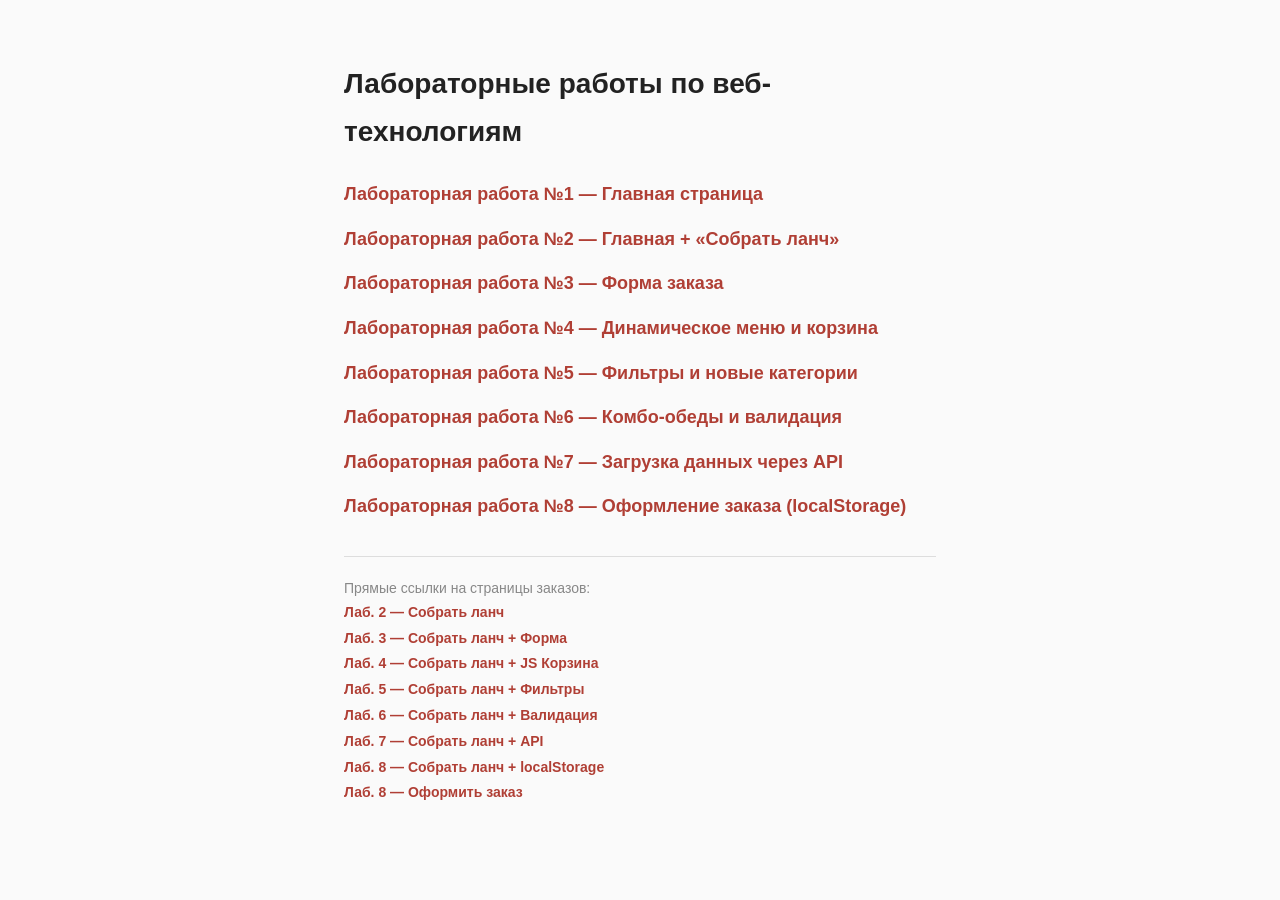
<file: index.html>
<!DOCTYPE html>
<html lang="ru">
<head>
    <meta charset="UTF-8">
    <meta name="viewport" content="width=device-width, initial-scale=1.0">
    <title>Лабораторные работы | Веб-технологии</title>
    <style>
        * { box-sizing: border-box; }
        body {
            font-family: 'Segoe UI', Roboto, sans-serif;
            max-width: 640px;
            margin: 60px auto;
            padding: 0 24px;
            line-height: 1.7;
            color: #222;
            background: #fafafa;
        }
        h1 { font-size: 28px; margin-bottom: 24px; color: #222; }
        ul { list-style: none; padding: 0; }
        li { margin: 12px 0; }
        a {
            display: inline-block;
            color: #b03f35;
            text-decoration: none;
            font-weight: 600;
            font-size: 18px;
            border-bottom: 2px solid transparent;
            transition: 0.2s;
        }
        a:hover { border-bottom-color: #b03f35; }
        .hint { color: #888; font-size: 14px; margin-top: 32px; border-top: 1px solid #ddd; padding-top: 20px; }
        .hint a { font-size: 14px; }
    </style>
</head>
<body>
    <h1>Лабораторные работы по веб-технологиям</h1>
    <ul>
        <li><a href="lab1/index.html">Лабораторная работа №1 — Главная страница</a></li>
        <li><a href="lab2/index.html">Лабораторная работа №2 — Главная + «Собрать ланч»</a></li>
        <li><a href="lab3/index.html">Лабораторная работа №3 — Форма заказа</a></li>
        <li><a href="lab4/index.html">Лабораторная работа №4 — Динамическое меню и корзина</a></li>
        <li><a href="lab5/index.html">Лабораторная работа №5 — Фильтры и новые категории</a></li>
        <li><a href="lab6/index.html">Лабораторная работа №6 — Комбо-обеды и валидация</a></li>
        <li><a href="lab7/index.html">Лабораторная работа №7 — Загрузка данных через API</a></li>
        <li><a href="lab8/index.html">Лабораторная работа №8 — Оформление заказа (localStorage)</a></li>
    </ul>
    
    <p class="hint">
        Прямые ссылки на страницы заказов:<br>
        <a href="lab2/order.html">Лаб. 2 — Собрать ланч</a><br>
        <a href="lab3/order.html">Лаб. 3 — Собрать ланч + Форма</a><br>
        <a href="lab4/order.html">Лаб. 4 — Собрать ланч + JS Корзина</a><br>
        <a href="lab5/order.html">Лаб. 5 — Собрать ланч + Фильтры</a><br>
        <a href="lab6/order.html">Лаб. 6 — Собрать ланч + Валидация</a><br>
        <a href="lab7/order.html">Лаб. 7 — Собрать ланч + API</a><br>
        <a href="lab8/order.html">Лаб. 8 — Собрать ланч + localStorage</a><br>
        <a href="lab8/checkout.html">Лаб. 8 — Оформить заказ</a>
    </p>
</body>
</html>
</file>
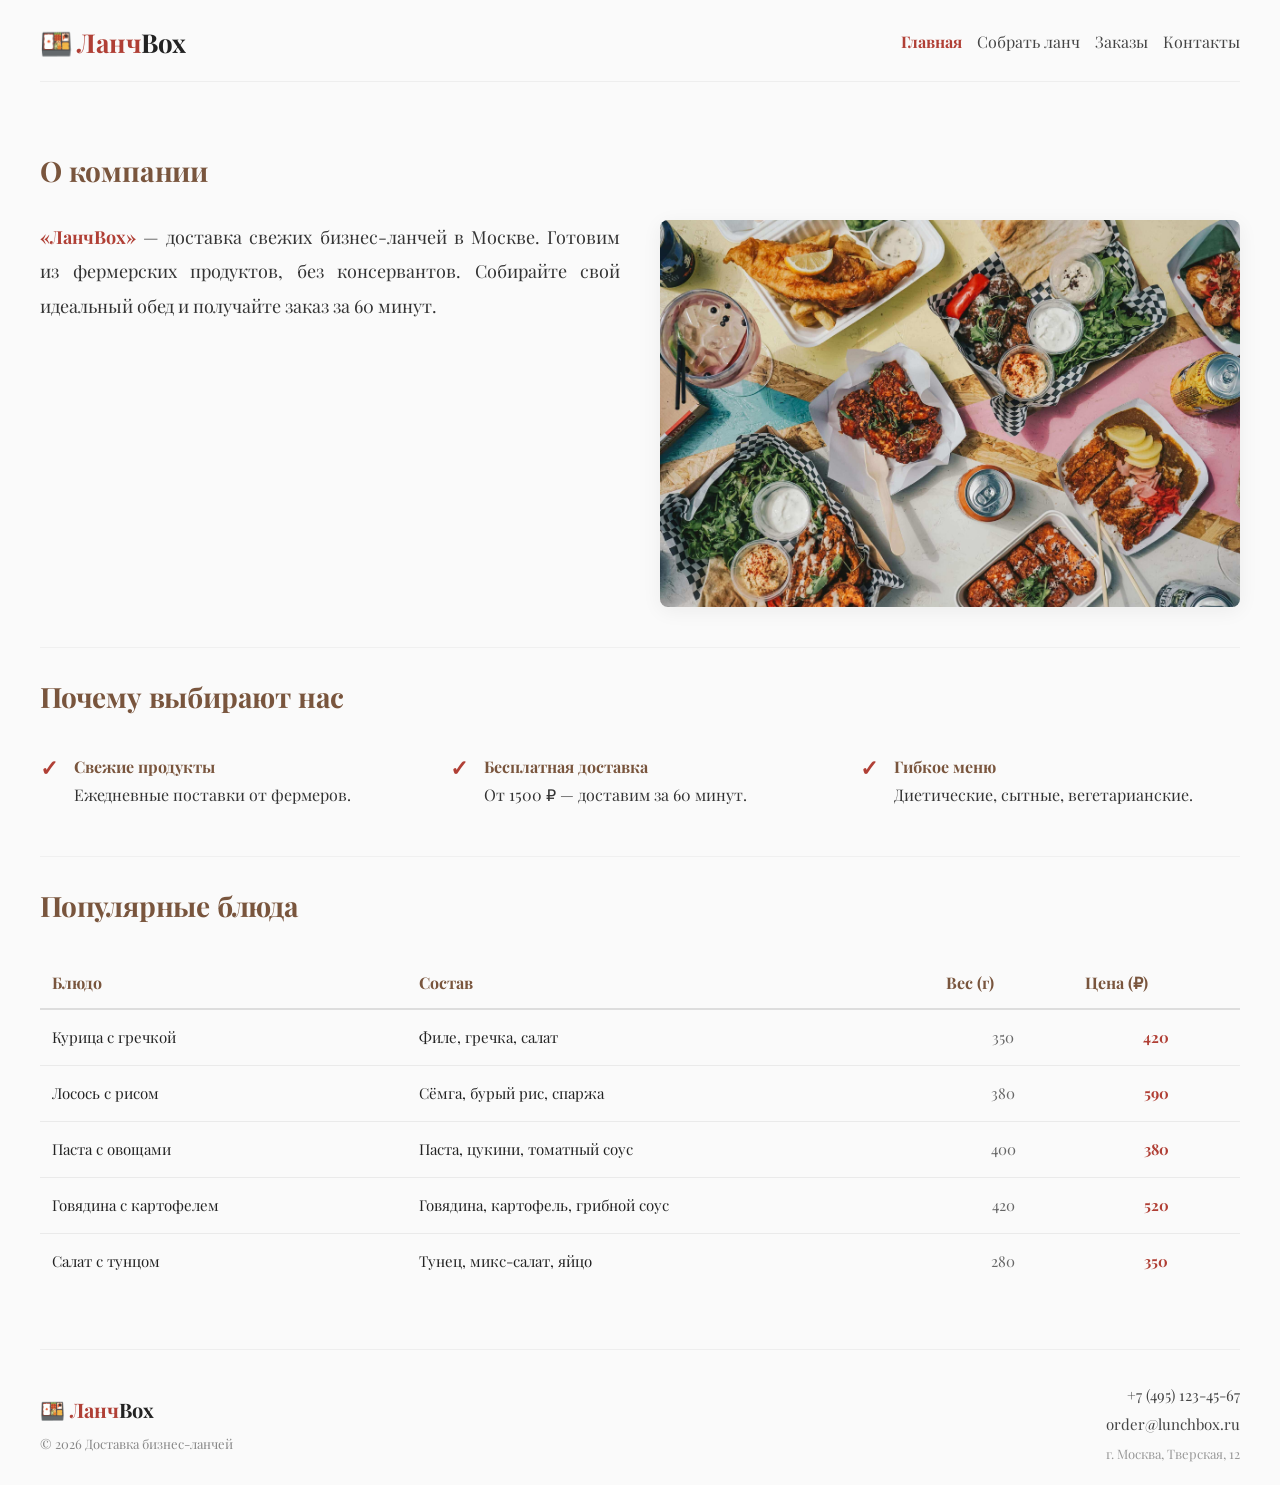
<file: lab2/index.html>
<!DOCTYPE html>
<html lang="ru">
<head>
    <meta charset="UTF-8">
    <meta name="viewport" content="width=device-width, initial-scale=1.0">
    <meta name="robots" content="noindex">
    <title>Главная | ЛанчBox</title>
    <link rel="preconnect" href="https://fonts.googleapis.com">
    <link rel="preconnect" href="https://fonts.gstatic.com" crossorigin>
    <link href="https://fonts.googleapis.com/css2?family=Playfair+Display:ital,wght@0,400;0,600;0,700;1,400&display=swap" rel="stylesheet">
    <!-- Подключаем общие стили -->
    <link rel="stylesheet" href="style.css">
    
    <style>
        /* Специфичные стили для главной страницы лаб. 2 */
        main section {
            padding: 24px 0 40px;
            max-width: 1200px;
            margin: 0 auto;
            border-bottom: 1px solid #f0f0f0;
        }
        main section:last-of-type { 
            border-bottom: none; 
        }
        
        h2 { 
            font-size: 28px; 
            font-weight: 700; 
            color: #79553d; 
            margin-bottom: 24px; 
            letter-spacing: -0.2px; 
        }
        
        /* Блок О нас */
        .about-wrap { 
            display: flex; 
            flex-wrap: wrap; 
            align-items: flex-start; 
            gap: 40px; 
        }
        .about-wrap .about-text { 
            flex: 1 1 45%; 
            min-width: 280px; 
            text-align: justify; 
            font-size: 18px; 
            font-weight: 400; 
            color: #333; 
            line-height: 1.9; 
        }
        .about-wrap .about-text strong { 
            color: #b03f35; 
            font-weight: 700; 
        }
        .about-wrap .about-image { 
            flex: 1 1 45%; 
            min-width: 280px; 
        }
        .about-wrap .about-image img { 
            width: 100%; 
            height: auto; 
            border-radius: 8px; 
            box-shadow: 0 4px 20px rgba(0, 0, 0, 0.06); 
            display: block; 
        }

        /* Преимущества */
        ul { 
            list-style: none; 
            display: grid; 
            grid-template-columns: repeat(auto-fit, minmax(200px, 1fr)); 
            gap: 20px 30px; 
            padding: 0; 
        }
        ul li { 
            font-size: 16px; 
            font-weight: 400; 
            color: #333; 
            padding: 8px 0 8px 34px; 
            position: relative; 
            line-height: 1.6; 
        }
        ul li::before { 
            content: '✓'; 
            position: absolute; 
            left: 0; 
            top: 4px; 
            font-size: 22px; 
            font-weight: 700; 
            color: #b03f35; 
        }
        ul li strong { 
            font-weight: 700; 
            color: #79553d; 
            display: block; 
            margin-bottom: 2px; 
        }

        /* Таблица */
        table { 
            width: 100%; 
            border-collapse: collapse; 
            font-size: 15px; 
            border: none; 
        }
        th, td { 
            padding: 14px 12px; 
            text-align: left; 
            border-bottom: 1px solid #eaeaea; 
        }
        th { 
            background: transparent; 
            color: #79553d; 
            font-weight: 700; 
            font-size: 16px; 
            border-bottom: 2px solid #ddd; 
            padding-bottom: 10px; 
        }
        tbody tr:last-child td { 
            border-bottom: none; 
        }
        tbody tr:hover td { 
            background: #f9f6f3; 
        }
        .price { 
            font-weight: 700; 
            color: #b03f35; 
            text-align: center; 
        }
        .weight { 
            text-align: center; 
            color: #666; 
        }

        /* --- ИСПРАВЛЕННАЯ АДАПТИВНОСТЬ --- */
        
        /* ≤800px: Планшеты */
        @media (max-width: 800px) {
            body {
                padding: 0 16px;
            }
            /* Перестраиваем блок "О нас" в колонку, чтобы картинка не наезжала на текст */
            .about-wrap {
                flex-direction: column;
            }
            .about-wrap .about-text,
            .about-wrap .about-image { 
                flex: 1 1 100%; 
                min-width: 0; 
            }
            /* Картинка 500px, но не больше ширины контейнера */
            .about-wrap .about-image img {
                width: 500px;
                max-width: 100%;
                margin: 0 auto;
            }
        }

        /* ≤600px: Мобильные */
        @media (max-width: 600px) {
            .about-wrap .about-image img { 
                width: 100%; 
            }
            table { 
                font-size: 13px; 
            }
            th, td { 
                padding: 10px 8px; 
            }
        }

        /* ≤400px: Маленькие мобильные */
        @media (max-width: 400px) {
            table { 
                font-size: 11px; 
            }
            th, td { 
                padding: 8px 4px; 
            }
        }
    </style>
</head>
<body>

    <header>
        <h1>🍱 <span>Ланч</span>Box</h1>
        <nav>
            <a href="index.html" class="active">Главная</a>
            <a href="order.html">Собрать ланч</a>
            <a href="#">Заказы</a>
            <a href="#footer">Контакты</a>
        </nav>
    </header>

    <main>
        <section>
            <h2>О компании</h2>
            <div class="about-wrap">
                <p class="about-text">
                    <strong>«ЛанчBox»</strong> — доставка свежих бизнес-ланчей в Москве.
                    Готовим из фермерских продуктов, без консервантов. Собирайте свой
                    идеальный обед и получайте заказ за 60 минут.
                </p>
                <div class="about-image">
                    <!-- Относительный путь к картинке в корне репозитория -->
                    <img src="../lunch.jpg" alt="Набор бизнес-ланчей">
                </div>
            </div>
        </section>

        <section>
            <h2>Почему выбирают нас</h2>
            <ul>
                <li><strong>Свежие продукты</strong>Ежедневные поставки от фермеров.</li>
                <li><strong>Бесплатная доставка</strong>От 1500 ₽ — доставим за 60 минут.</li>
                <li><strong>Гибкое меню</strong>Диетические, сытные, вегетарианские.</li>
            </ul>
        </section>

        <section>
            <h2>Популярные блюда</h2>
            <table>
                <thead>
                    <tr>
                        <th>Блюдо</th>
                        <th>Состав</th>
                        <th>Вес (г)</th>
                        <th>Цена (₽)</th>
                    </tr>
                </thead>
                <tbody>
                    <tr><td>Курица с гречкой</td><td>Филе, гречка, салат</td><td class="weight">350</td><td class="price">420</td></tr>
                    <tr><td>Лосось с рисом</td><td>Сёмга, бурый рис, спаржа</td><td class="weight">380</td><td class="price">590</td></tr>
                    <tr><td>Паста с овощами</td><td>Паста, цукини, томатный соус</td><td class="weight">400</td><td class="price">380</td></tr>
                    <tr><td>Говядина с картофелем</td><td>Говядина, картофель, грибной соус</td><td class="weight">420</td><td class="price">520</td></tr>
                    <tr><td>Салат с тунцом</td><td>Тунец, микс-салат, яйцо</td><td class="weight">280</td><td class="price">350</td></tr>
                </tbody>
            </table>
        </section>
    </main>

    <footer id="footer">
        <div>
            <div class="brand">🍱 <span>Ланч</span>Box</div>
            <div class="copy">© 2026 Доставка бизнес-ланчей</div>
        </div>
        <div class="contacts">
            <p><a href="tel:+74951234567">+7 (495) 123-45-67</a></p>
            <p><a href="mailto:order@lunchbox.ru">order@lunchbox.ru</a></p>
            <p class="address">г. Москва, Тверская, 12</p>
        </div>
    </footer>

</body>
</html>
</file>
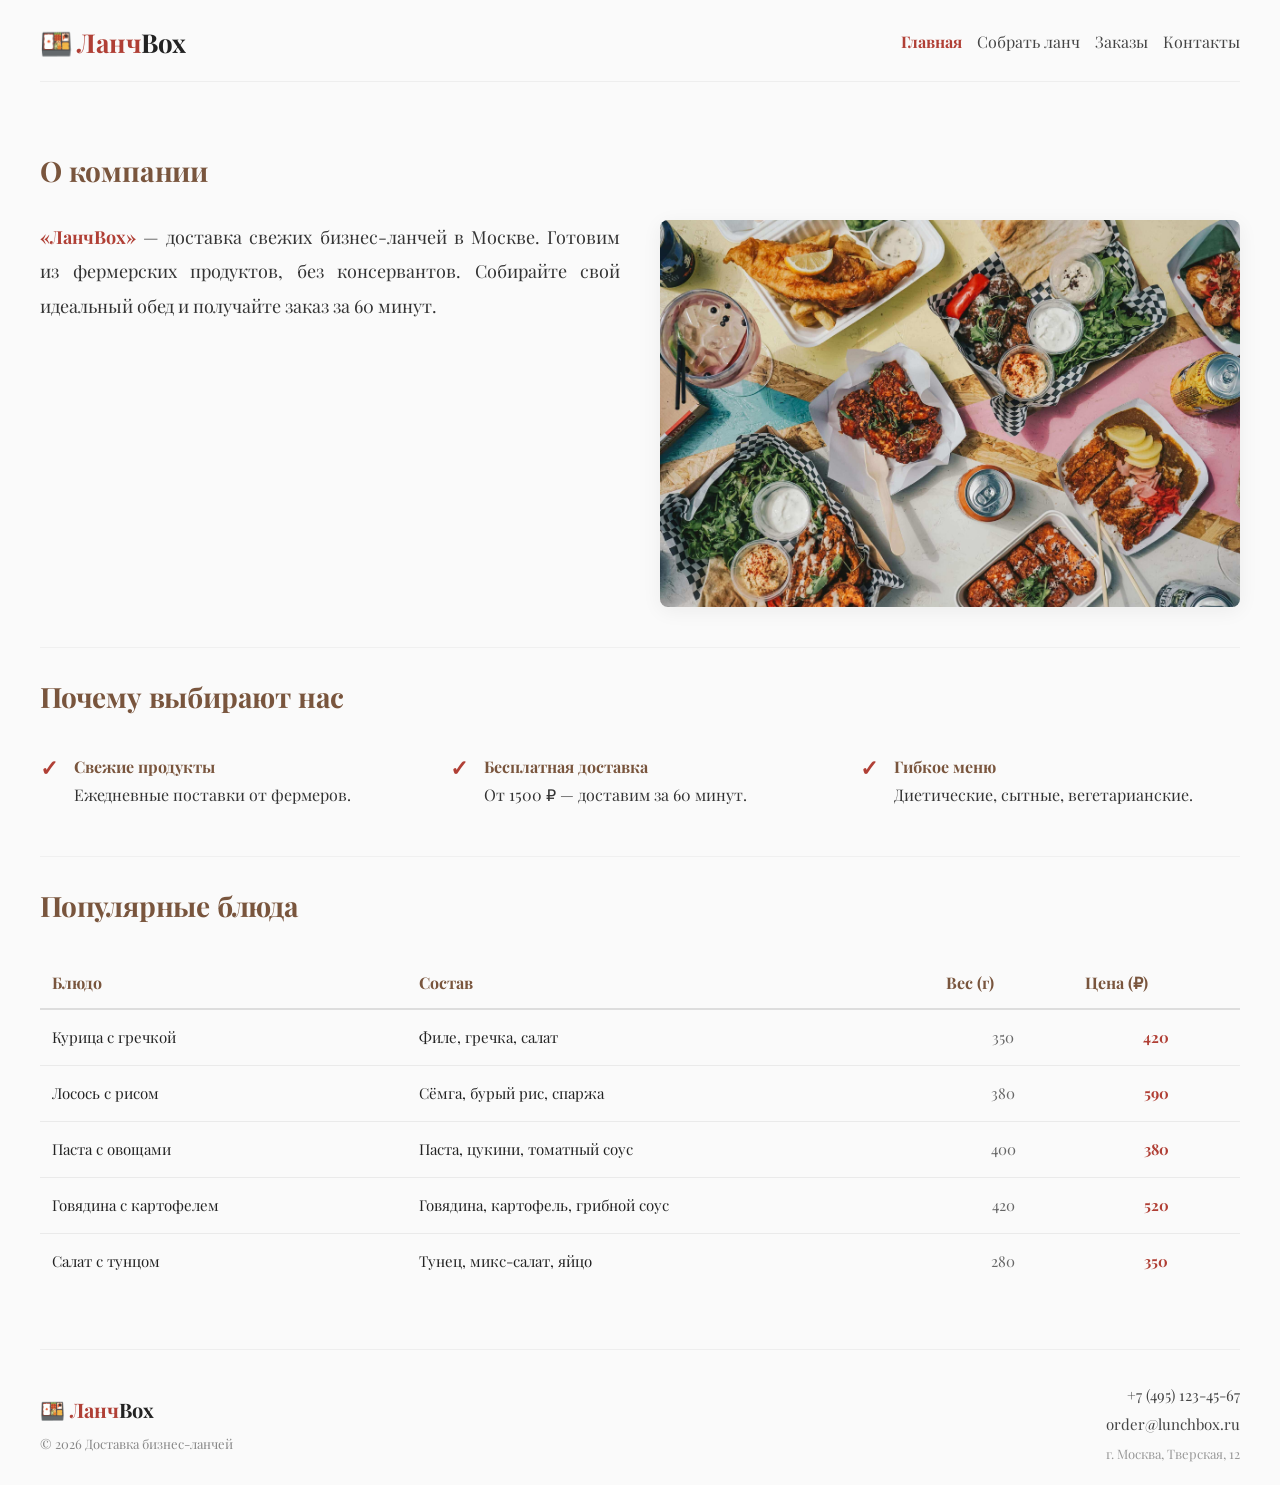
<file: lab3/index.html>
<!DOCTYPE html>
<html lang="ru">
<head>
    <meta charset="UTF-8">
    <meta name="viewport" content="width=device-width, initial-scale=1.0">
    <meta name="robots" content="noindex">
    <title>Главная | ЛанчBox</title>
    <link rel="preconnect" href="https://fonts.googleapis.com">
    <link rel="preconnect" href="https://fonts.gstatic.com" crossorigin>
    <link href="https://fonts.googleapis.com/css2?family=Playfair+Display:ital,wght@0,400;0,600;0,700;1,400&display=swap" rel="stylesheet">
    <link rel="stylesheet" href="style.css">
    
    <style>
        main section { padding: 24px 0 40px; max-width: 1200px; margin: 0 auto; border-bottom: 1px solid #f0f0f0; }
        main section:last-of-type { border-bottom: none; }
        h2 { font-size: 28px; font-weight: 700; color: #79553d; margin-bottom: 24px; letter-spacing: -0.2px; }
        
        .about-wrap { display: flex; flex-wrap: wrap; align-items: flex-start; gap: 40px; }
        .about-wrap .about-text { flex: 1 1 45%; min-width: 280px; text-align: justify; font-size: 18px; font-weight: 400; color: #333; line-height: 1.9; }
        .about-wrap .about-text strong { color: #b03f35; font-weight: 700; }
        .about-wrap .about-image { flex: 1 1 45%; min-width: 280px; }
        .about-wrap .about-image img { width: 100%; height: auto; border-radius: 8px; box-shadow: 0 4px 20px rgba(0, 0, 0, 0.06); display: block; }

        ul { list-style: none; display: grid; grid-template-columns: repeat(auto-fit, minmax(200px, 1fr)); gap: 20px 30px; padding: 0; }
        ul li { font-size: 16px; font-weight: 400; color: #333; padding: 8px 0 8px 34px; position: relative; line-height: 1.6; }
        ul li::before { content: '✓'; position: absolute; left: 0; top: 4px; font-size: 22px; font-weight: 700; color: #b03f35; }
        ul li strong { font-weight: 700; color: #79553d; display: block; margin-bottom: 2px; }

        table { width: 100%; border-collapse: collapse; font-size: 15px; border: none; }
        th, td { padding: 14px 12px; text-align: left; border-bottom: 1px solid #eaeaea; }
        th { background: transparent; color: #79553d; font-weight: 700; font-size: 16px; border-bottom: 2px solid #ddd; padding-bottom: 10px; }
        tbody tr:last-child td { border-bottom: none; }
        tbody tr:hover td { background: #f9f6f3; }
        .price { font-weight: 700; color: #b03f35; text-align: center; }
        .weight { text-align: center; color: #666; }

        @media (max-width: 800px) {
            body { padding: 0 16px; }
            .about-wrap { flex-direction: column; }
            .about-wrap .about-text, .about-wrap .about-image { flex: 1 1 100%; min-width: 0; }
            .about-wrap .about-image img { width: 500px; max-width: 100%; margin: 0 auto; }
        }
        @media (max-width: 600px) {
            .about-wrap .about-image img { width: 100%; }
            table { font-size: 13px; }
            th, td { padding: 10px 8px; }
        }
        @media (max-width: 400px) {
            table { font-size: 11px; }
            th, td { padding: 8px 4px; }
        }
    </style>
</head>
<body>
    <header>
        <h1>🍱 <span>Ланч</span>Box</h1>
        <nav>
            <a href="index.html" class="active">Главная</a>
            <a href="order.html">Собрать ланч</a>
            <a href="#">Заказы</a>
            <a href="#footer">Контакты</a>
        </nav>
    </header>

    <main>
        <section>
            <h2>О компании</h2>
            <div class="about-wrap">
                <p class="about-text">
                    <strong>«ЛанчBox»</strong> — доставка свежих бизнес-ланчей в Москве.
                    Готовим из фермерских продуктов, без консервантов. Собирайте свой
                    идеальный обед и получайте заказ за 60 минут.
                </p>
                <div class="about-image">
                    <img src="../lunch.jpg" alt="Набор бизнес-ланчей">
                </div>
            </div>
        </section>

        <section>
            <h2>Почему выбирают нас</h2>
            <ul>
                <li><strong>Свежие продукты</strong>Ежедневные поставки от фермеров.</li>
                <li><strong>Бесплатная доставка</strong>От 1500 ₽ — доставим за 60 минут.</li>
                <li><strong>Гибкое меню</strong>Диетические, сытные, вегетарианские.</li>
            </ul>
        </section>

        <section>
            <h2>Популярные блюда</h2>
            <table>
                <thead>
                    <tr><th>Блюдо</th><th>Состав</th><th>Вес (г)</th><th>Цена (₽)</th></tr>
                </thead>
                <tbody>
                    <tr><td>Курица с гречкой</td><td>Филе, гречка, салат</td><td class="weight">350</td><td class="price">420</td></tr>
                    <tr><td>Лосось с рисом</td><td>Сёмга, бурый рис, спаржа</td><td class="weight">380</td><td class="price">590</td></tr>
                    <tr><td>Паста с овощами</td><td>Паста, цукини, томатный соус</td><td class="weight">400</td><td class="price">380</td></tr>
                    <tr><td>Говядина с картофелем</td><td>Говядина, картофель, грибной соус</td><td class="weight">420</td><td class="price">520</td></tr>
                    <tr><td>Салат с тунцом</td><td>Тунец, микс-салат, яйцо</td><td class="weight">280</td><td class="price">350</td></tr>
                </tbody>
            </table>
        </section>
    </main>

    <footer id="footer">
        <div>
            <div class="brand">🍱 <span>Ланч</span>Box</div>
            <div class="copy">© 2026 Доставка бизнес-ланчей</div>
        </div>
        <div class="contacts">
            <p><a href="tel:+74951234567">+7 (495) 123-45-67</a></p>
            <p><a href="mailto:order@lunchbox.ru">order@lunchbox.ru</a></p>
            <p class="address">г. Москва, Тверская, 12</p>
        </div>
    </footer>
</body>
</html>
</file>
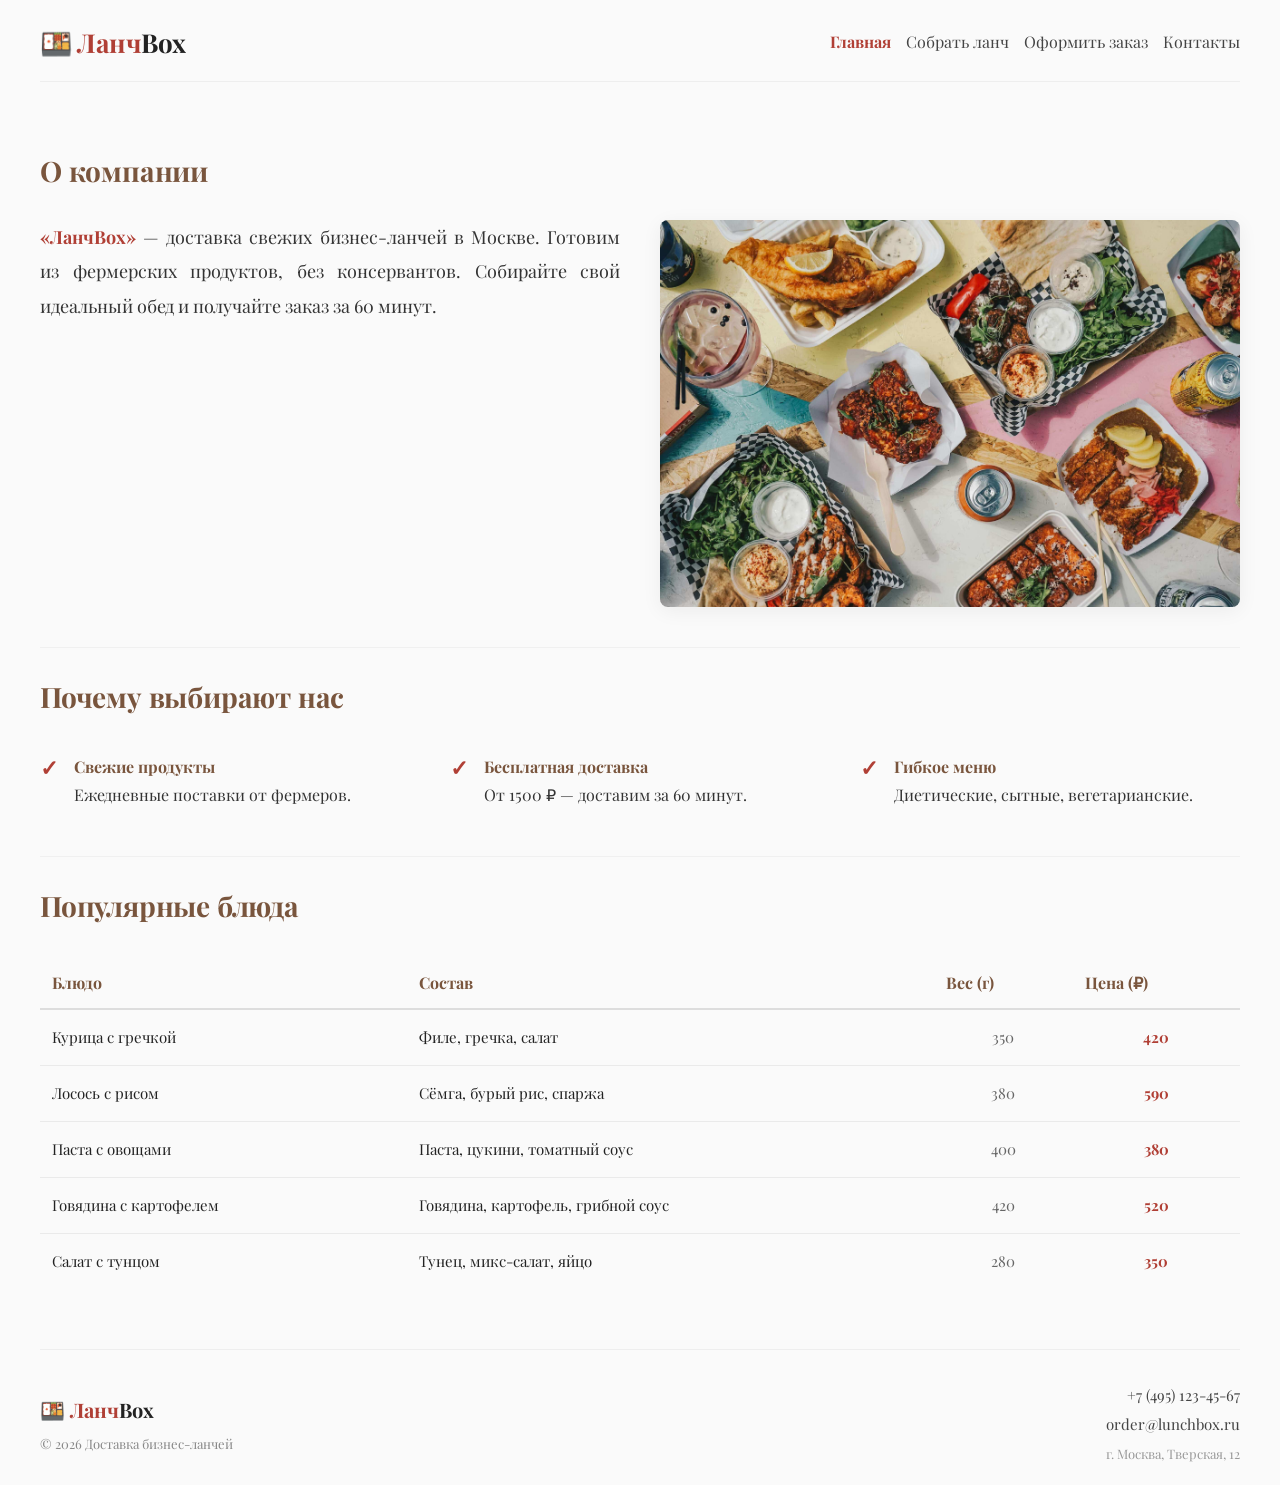
<file: lab8/index.html>
<!DOCTYPE html>
<html lang="ru">
<head>
    <meta charset="UTF-8">
    <meta name="viewport" content="width=device-width, initial-scale=1.0">
    <meta name="robots" content="noindex">
    <title>Главная | ЛанчBox</title>
    <link rel="preconnect" href="https://fonts.googleapis.com">
    <link rel="preconnect" href="https://fonts.gstatic.com" crossorigin>
    <link href="https://fonts.googleapis.com/css2?family=Playfair+Display:ital,wght@0,400;0,600;0,700;1,400&display=swap" rel="stylesheet">
    <link rel="stylesheet" href="style.css">
    
    <style>
        main section { padding: 24px 0 40px; max-width: 1200px; margin: 0 auto; border-bottom: 1px solid #f0f0f0; }
        main section:last-of-type { border-bottom: none; }
        h2 { font-size: 28px; font-weight: 700; color: #79553d; margin-bottom: 24px; letter-spacing: -0.2px; }
        
        .about-wrap { display: flex; flex-wrap: wrap; align-items: flex-start; gap: 40px; }
        .about-wrap .about-text { flex: 1 1 45%; min-width: 280px; text-align: justify; font-size: 18px; font-weight: 400; color: #333; line-height: 1.9; }
        .about-wrap .about-text strong { color: #b03f35; font-weight: 700; }
        .about-wrap .about-image { flex: 1 1 45%; min-width: 280px; }
        .about-wrap .about-image img { width: 100%; height: auto; border-radius: 8px; box-shadow: 0 4px 20px rgba(0, 0, 0, 0.06); display: block; }

        ul { list-style: none; display: grid; grid-template-columns: repeat(auto-fit, minmax(200px, 1fr)); gap: 20px 30px; padding: 0; }
        ul li { font-size: 16px; font-weight: 400; color: #333; padding: 8px 0 8px 34px; position: relative; line-height: 1.6; }
        ul li::before { content: '✓'; position: absolute; left: 0; top: 4px; font-size: 22px; font-weight: 700; color: #b03f35; }
        ul li strong { font-weight: 700; color: #79553d; display: block; margin-bottom: 2px; }

        table { width: 100%; border-collapse: collapse; font-size: 15px; border: none; }
        th, td { padding: 14px 12px; text-align: left; border-bottom: 1px solid #eaeaea; }
        th { background: transparent; color: #79553d; font-weight: 700; font-size: 16px; border-bottom: 2px solid #ddd; padding-bottom: 10px; }
        tbody tr:last-child td { border-bottom: none; }
        tbody tr:hover td { background: #f9f6f3; }
        .price { font-weight: 700; color: #b03f35; text-align: center; }
        .weight { text-align: center; color: #666; }

        @media (max-width: 800px) {
            body { padding: 0 16px; }
            .about-wrap { flex-direction: column; }
            .about-wrap .about-text, .about-wrap .about-image { flex: 1 1 100%; min-width: 0; }
            .about-wrap .about-image img { width: 500px; max-width: 100%; margin: 0 auto; }
        }
        @media (max-width: 600px) {
            .about-wrap .about-image img { width: 100%; }
            table { font-size: 13px; }
            th, td { padding: 10px 8px; }
        }
        @media (max-width: 400px) {
            table { font-size: 11px; }
            th, td { padding: 8px 4px; }
        }
    </style>
</head>
<body>
    <header>
        <h1>🍱 <span>Ланч</span>Box</h1>
        <nav>
            <a href="index.html" class="active">Главная</a>
            <a href="order.html">Собрать ланч</a>
            <a href="checkout.html">Оформить заказ</a>
            <a href="#footer">Контакты</a>
        </nav>
    </header>

    <main>
        <section>
            <h2>О компании</h2>
            <div class="about-wrap">
                <p class="about-text">
                    <strong>«ЛанчBox»</strong> — доставка свежих бизнес-ланчей в Москве.
                    Готовим из фермерских продуктов, без консервантов. Собирайте свой
                    идеальный обед и получайте заказ за 60 минут.
                </p>
                <div class="about-image">
                    <img src="../lunch.jpg" alt="Набор бизнес-ланчей">
                </div>
            </div>
        </section>

        <section>
            <h2>Почему выбирают нас</h2>
            <ul>
                <li><strong>Свежие продукты</strong>Ежедневные поставки от фермеров.</li>
                <li><strong>Бесплатная доставка</strong>От 1500 ₽ — доставим за 60 минут.</li>
                <li><strong>Гибкое меню</strong>Диетические, сытные, вегетарианские.</li>
            </ul>
        </section>

        <section>
            <h2>Популярные блюда</h2>
            <table>
                <thead>
                    <tr><th>Блюдо</th><th>Состав</th><th>Вес (г)</th><th>Цена (₽)</th></tr>
                </thead>
                <tbody>
                    <tr><td>Курица с гречкой</td><td>Филе, гречка, салат</td><td class="weight">350</td><td class="price">420</td></tr>
                    <tr><td>Лосось с рисом</td><td>Сёмга, бурый рис, спаржа</td><td class="weight">380</td><td class="price">590</td></tr>
                    <tr><td>Паста с овощами</td><td>Паста, цукини, томатный соус</td><td class="weight">400</td><td class="price">380</td></tr>
                    <tr><td>Говядина с картофелем</td><td>Говядина, картофель, грибной соус</td><td class="weight">420</td><td class="price">520</td></tr>
                    <tr><td>Салат с тунцом</td><td>Тунец, микс-салат, яйцо</td><td class="weight">280</td><td class="price">350</td></tr>
                </tbody>
            </table>
        </section>
    </main>

    <footer id="footer">
        <div>
            <div class="brand">🍱 <span>Ланч</span>Box</div>
            <div class="copy">© 2026 Доставка бизнес-ланчей</div>
        </div>
        <div class="contacts">
            <p><a href="tel:+74951234567">+7 (495) 123-45-67</a></p>
            <p><a href="mailto:order@lunchbox.ru">order@lunchbox.ru</a></p>
            <p class="address">г. Москва, Тверская, 12</p>
        </div>
    </footer>
</body>
</html>
</file>
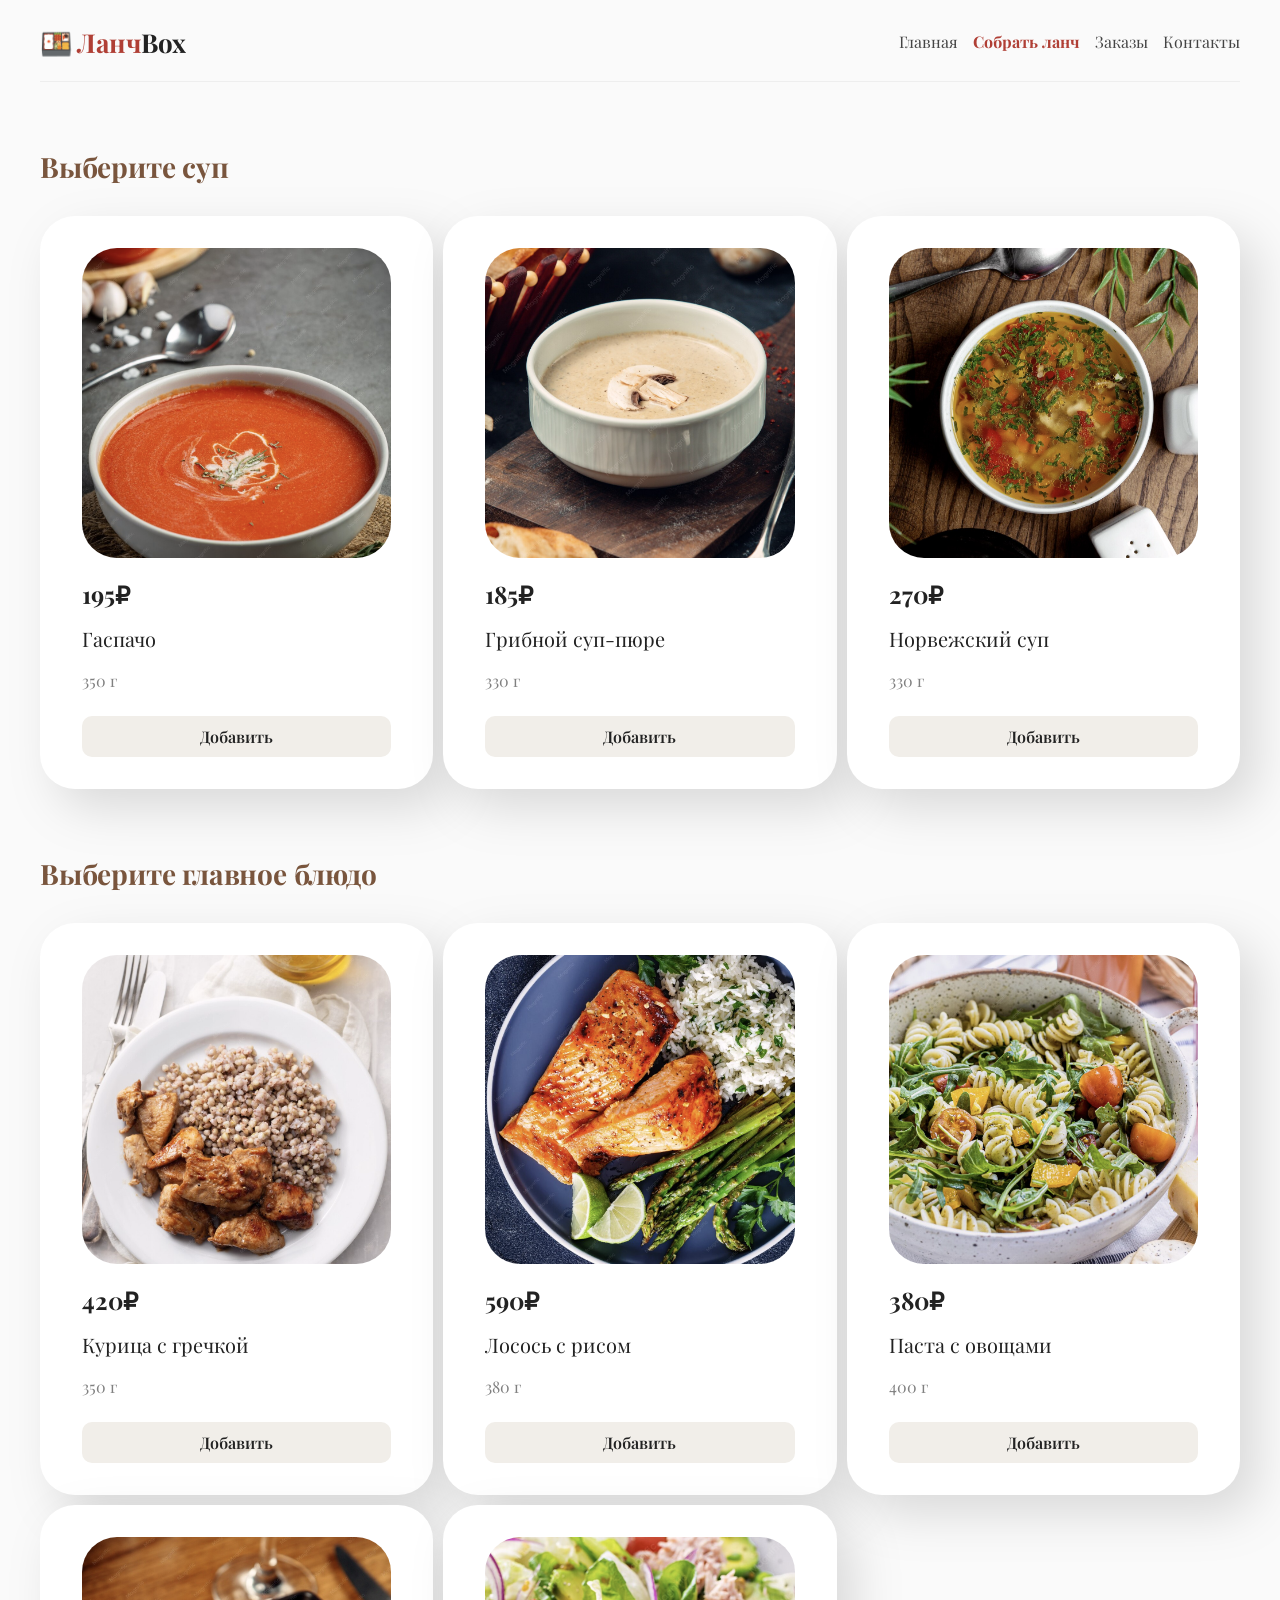
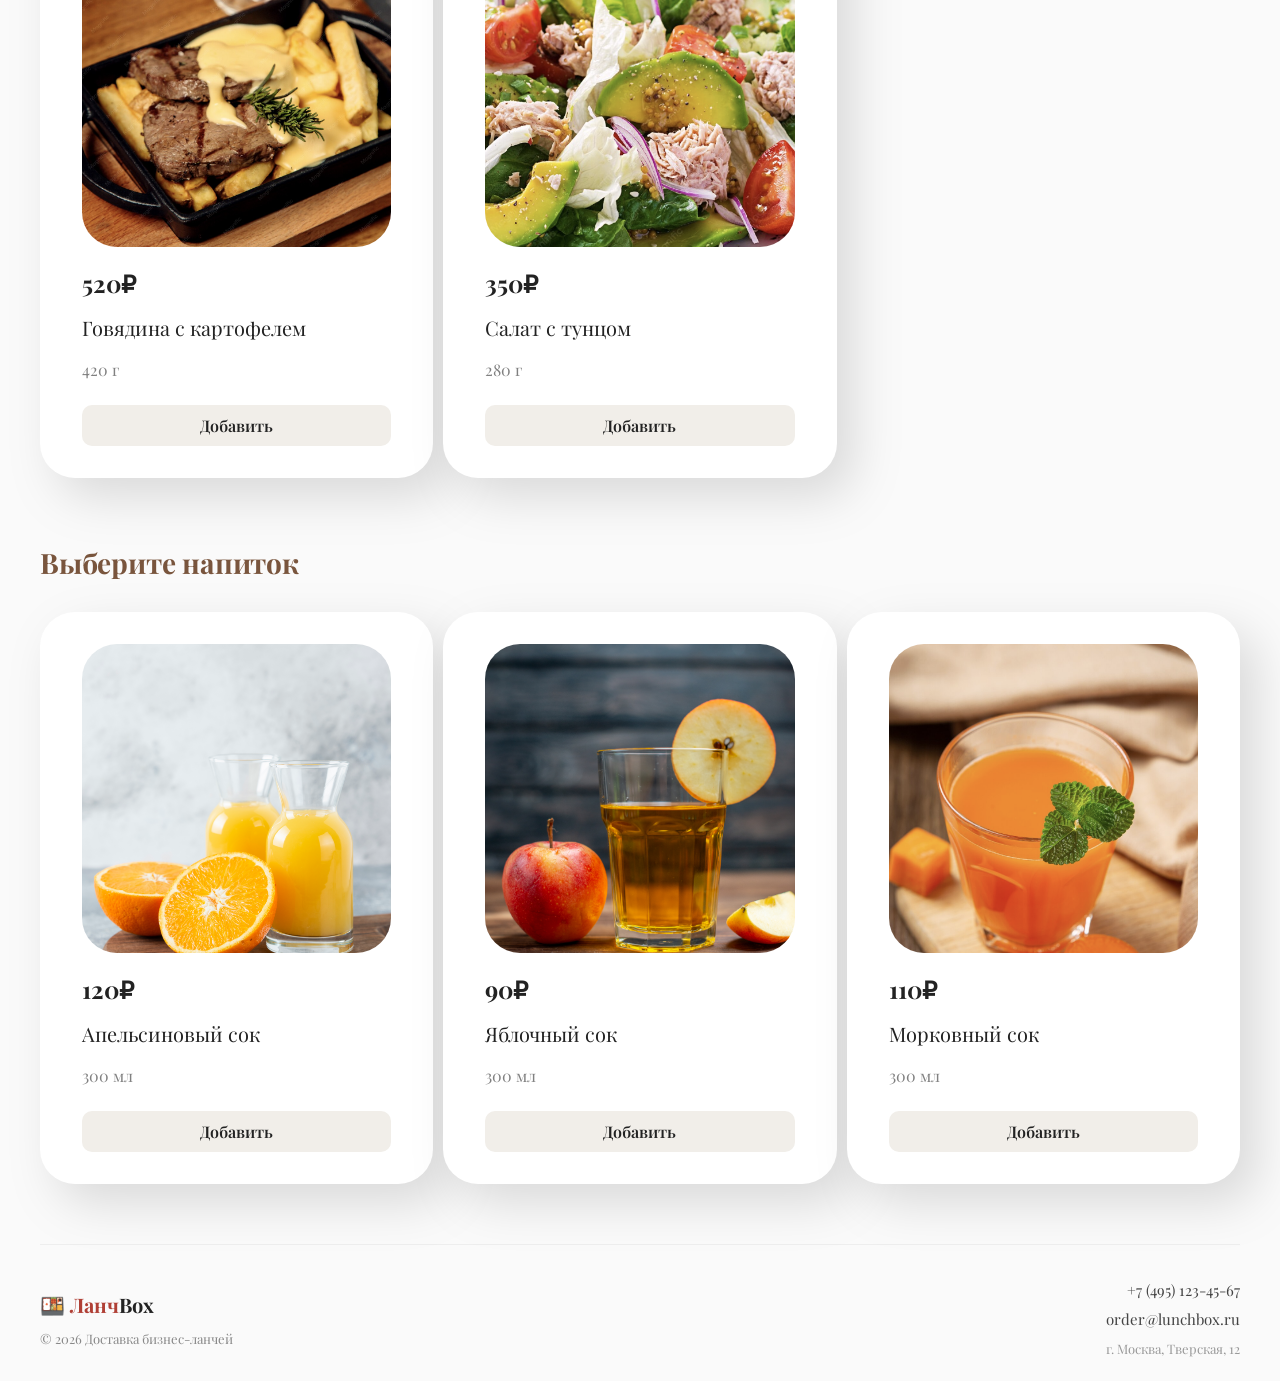
<file: lab2/order.html>
<!DOCTYPE html>
<html lang="ru">
<head>
    <meta charset="UTF-8">
    <meta name="viewport" content="width=device-width, initial-scale=1.0">
    <meta name="robots" content="noindex">
    <title>Собрать ланч | ЛанчBox</title>
    <link rel="preconnect" href="https://fonts.googleapis.com">
    <link rel="preconnect" href="https://fonts.gstatic.com" crossorigin>
    <link href="https://fonts.googleapis.com/css2?family=Playfair+Display:ital,wght@0,400;0,600;0,700;1,400&display=swap" rel="stylesheet">
    <link rel="stylesheet" href="style.css">
    <link rel="stylesheet" href="order.css">
</head>
<body>

    <header>
        <h1>🍱 <span>Ланч</span>Box</h1>
        <nav>
            <a href="index.html">Главная</a>
            <a href="order.html" class="active">Собрать ланч</a>
            <a href="#">Заказы</a>
            <a href="#footer">Контакты</a>
        </nav>
    </header>

    <main>
        <!-- Секция с супами -->
        <section>
            <h2>Выберите суп</h2>
            <div class="dishes-grid">
                <div class="dish-card">
                    <img src="gazpacho.png" alt="Гаспачо">
                    <p class="price">195₽</p>
                    <p class="name">Гаспачо</p>
                    <p class="weight">350 г</p>
                    <button type="button">Добавить</button>
                </div>
                <div class="dish-card">
                    <img src="mushroomsoup.png" alt="Грибной суп-пюре">
                    <p class="price">185₽</p>
                    <p class="name">Грибной суп-пюре</p>
                    <p class="weight">330 г</p>
                    <button type="button">Добавить</button>
                </div>
                <div class="dish-card">
                    <img src="norwegiansoup.png" alt="Норвежский суп">
                    <p class="price">270₽</p>
                    <p class="name">Норвежский суп</p>
                    <p class="weight">330 г</p>
                    <button type="button">Добавить</button>
                </div>
            </div>
        </section>

        <!-- Секция с главными блюдами (соответствует таблице "Популярные блюда" на главной) -->
        <section>
            <h2>Выберите главное блюдо</h2>
            <div class="dishes-grid">
                <div class="dish-card">
                    <img src="chickenbuckwheat.png" alt="Курица с гречкой">
                    <p class="price">420₽</p>
                    <p class="name">Курица с гречкой</p>
                    <p class="weight">350 г</p>
                    <button type="button">Добавить</button>
                </div>
                <div class="dish-card">
                    <img src="salmonrice.png" alt="Лосось с рисом">
                    <p class="price">590₽</p>
                    <p class="name">Лосось с рисом</p>
                    <p class="weight">380 г</p>
                    <button type="button">Добавить</button>
                </div>
                <div class="dish-card">
                    <img src="pastavegetables.png" alt="Паста с овощами">
                    <p class="price">380₽</p>
                    <p class="name">Паста с овощами</p>
                    <p class="weight">400 г</p>
                    <button type="button">Добавить</button>
                </div>
                <div class="dish-card">
                    <img src="beefpotatoes.png" alt="Говядина с картофелем">
                    <p class="price">520₽</p>
                    <p class="name">Говядина с картофелем</p>
                    <p class="weight">420 г</p>
                    <button type="button">Добавить</button>
                </div>
                <div class="dish-card">
                    <img src="tunasalad.png" alt="Салат с тунцом">
                    <p class="price">350₽</p>
                    <p class="name">Салат с тунцом</p>
                    <p class="weight">280 г</p>
                    <button type="button">Добавить</button>
                </div>
            </div>
        </section>

        <!-- Секция с напитками -->
        <section>
            <h2>Выберите напиток</h2>
            <div class="dishes-grid">
                <div class="dish-card">
                    <img src="orangejuice.jpg" alt="Апельсиновый сок">
                    <p class="price">120₽</p>
                    <p class="name">Апельсиновый сок</p>
                    <p class="weight">300 мл</p>
                    <button type="button">Добавить</button>
                </div>
                <div class="dish-card">
                    <img src="applejuice.jpg" alt="Яблочный сок">
                    <p class="price">90₽</p>
                    <p class="name">Яблочный сок</p>
                    <p class="weight">300 мл</p>
                    <button type="button">Добавить</button>
                </div>
                <div class="dish-card">
                    <img src="carrotjuice.png" alt="Морковный сок">
                    <p class="price">110₽</p>
                    <p class="name">Морковный сок</p>
                    <p class="weight">300 мл</p>
                    <button type="button">Добавить</button>
                </div>
            </div>
        </section>
    </main>

    <footer id="footer">
        <div>
            <div class="brand">🍱 <span>Ланч</span>Box</div>
            <div class="copy">© 2026 Доставка бизнес-ланчей</div>
        </div>
        <div class="contacts">
            <p><a href="tel:+74951234567">+7 (495) 123-45-67</a></p>
            <p><a href="mailto:order@lunchbox.ru">order@lunchbox.ru</a></p>
            <p class="address">г. Москва, Тверская, 12</p>
        </div>
    </footer>

</body>
</html>
</file>
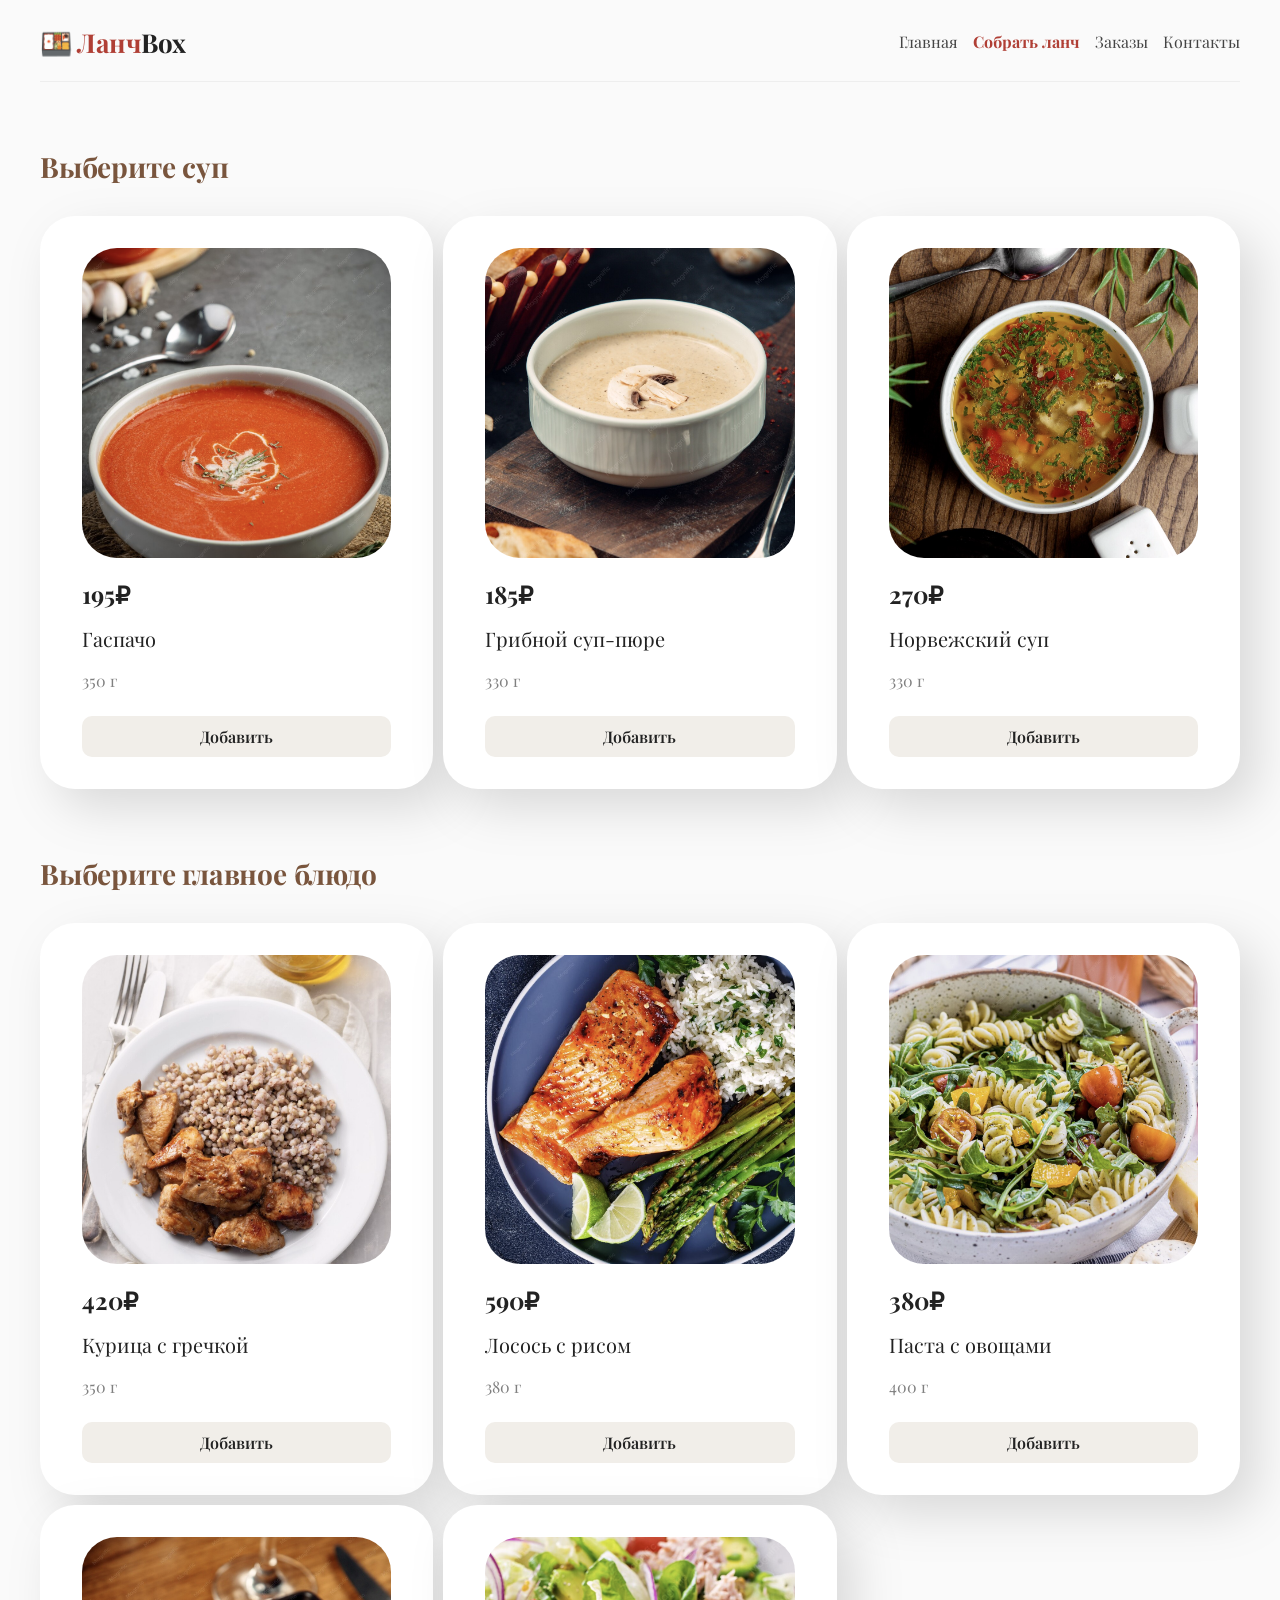
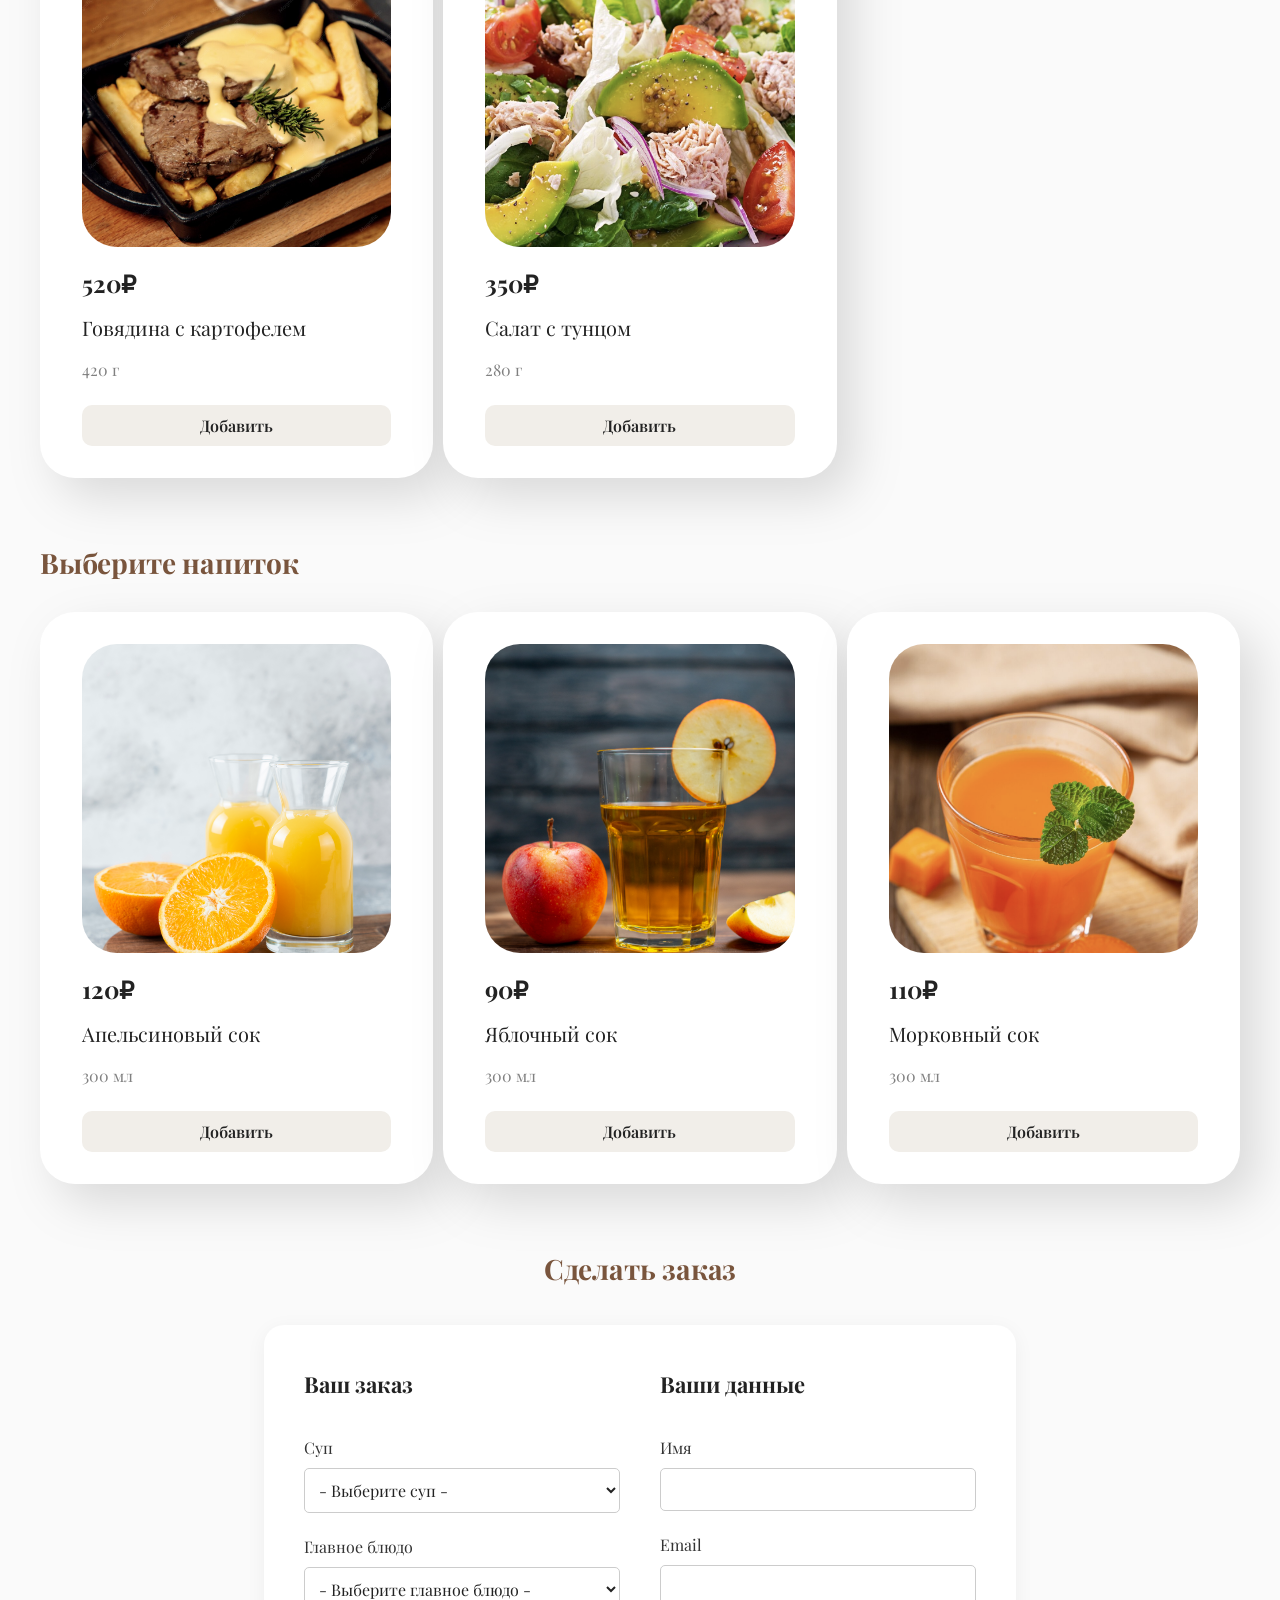
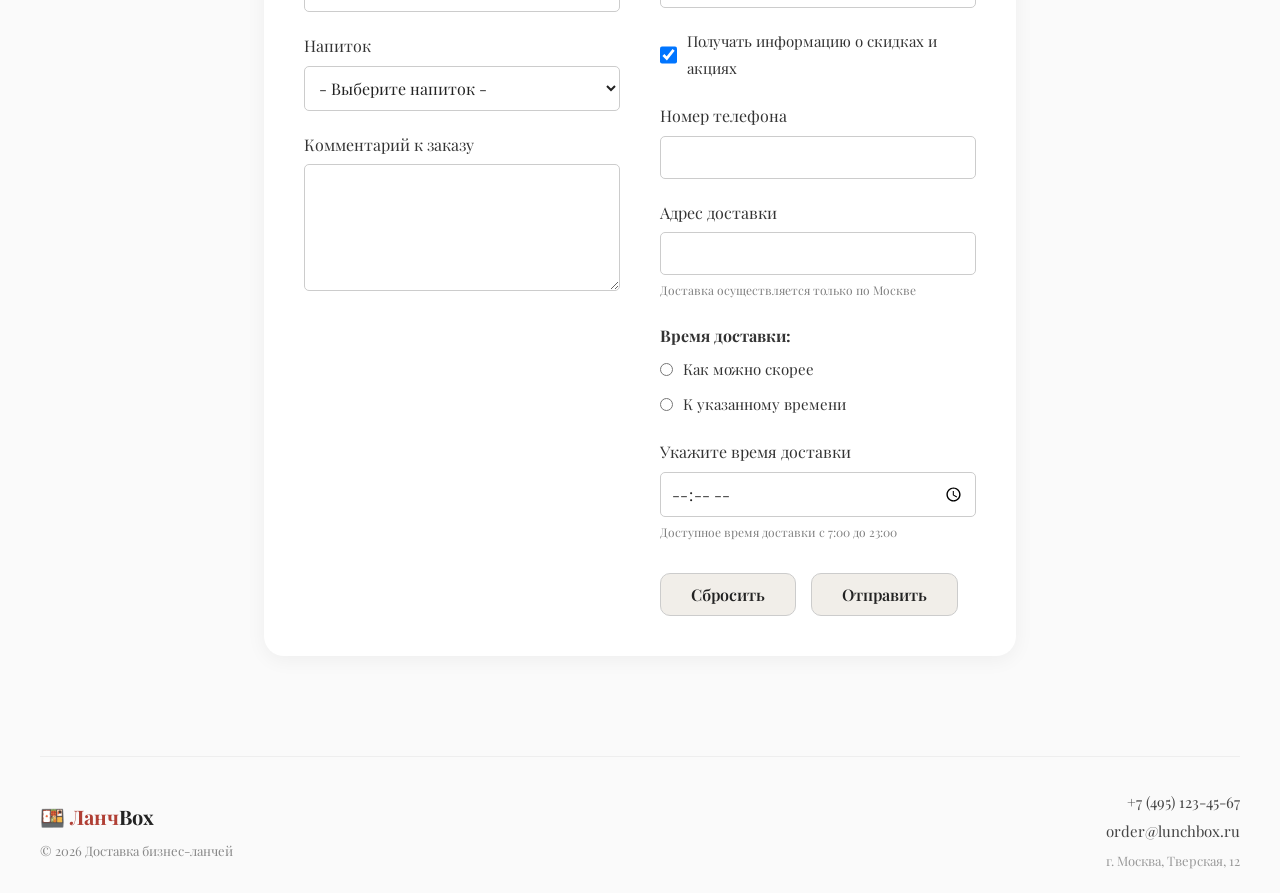
<file: lab3/order.html>
<!DOCTYPE html>
<html lang="ru">
<head>
    <meta charset="UTF-8">
    <meta name="viewport" content="width=device-width, initial-scale=1.0">
    <meta name="robots" content="noindex">
    <title>Собрать ланч | ЛанчBox</title>
    <link rel="preconnect" href="https://fonts.googleapis.com">
    <link rel="preconnect" href="https://fonts.gstatic.com" crossorigin>
    <link href="https://fonts.googleapis.com/css2?family=Playfair+Display:ital,wght@0,400;0,600;0,700;1,400&display=swap" rel="stylesheet">
    <link rel="stylesheet" href="style.css">
    <link rel="stylesheet" href="order.css">
</head>
<body>

    <header>
        <h1>🍱 <span>Ланч</span>Box</h1>
        <nav>
            <a href="index.html">Главная</a>
            <a href="order.html" class="active">Собрать ланч</a>
            <a href="#">Заказы</a>
            <a href="#footer">Контакты</a>
        </nav>
    </header>

    <main>
        <!-- Секция с супами -->
        <section>
            <h2>Выберите суп</h2>
            <div class="dishes-grid">
                <div class="dish-card">
                    <img src="gazpacho.png" alt="Гаспачо">
                    <p class="price">195₽</p>
                    <p class="name">Гаспачо</p>
                    <p class="weight">350 г</p>
                    <!-- Добавили data-value -->
                    <button type="button" class="add-btn" data-target="soup" data-value="gaspacho">Добавить</button>
                </div>
                <div class="dish-card">
                    <img src="mushroomsoup.png" alt="Грибной суп-пюре">
                    <p class="price">185₽</p>
                    <p class="name">Грибной суп-пюре</p>
                    <p class="weight">330 г</p>
                    <button type="button" class="add-btn" data-target="soup" data-value="mushroom_soup">Добавить</button>
                </div>
                <div class="dish-card">
                    <img src="norwegiansoup.png" alt="Норвежский суп">
                    <p class="price">270₽</p>
                    <p class="name">Норвежский суп</p>
                    <p class="weight">330 г</p>
                    <button type="button" class="add-btn" data-target="soup" data-value="norwegian_soup">Добавить</button>
                </div>
            </div>
        </section>

        <!-- Секция с главными блюдами -->
        <section>
            <h2>Выберите главное блюдо</h2>
            <div class="dishes-grid">
                <div class="dish-card">
                    <img src="chickenbuckwheat.png" alt="Курица с гречкой">
                    <p class="price">420₽</p>
                    <p class="name">Курица с гречкой</p>
                    <p class="weight">350 г</p>
                    <button type="button" class="add-btn" data-target="main_course" data-value="chicken_buckwheat">Добавить</button>
                </div>
                <div class="dish-card">
                    <img src="salmonrice.png" alt="Лосось с рисом">
                    <p class="price">590₽</p>
                    <p class="name">Лосось с рисом</p>
                    <p class="weight">380 г</p>
                    <button type="button" class="add-btn" data-target="main_course" data-value="salmon_rice">Добавить</button>
                </div>
                <div class="dish-card">
                    <img src="pastavegetables.png" alt="Паста с овощами">
                    <p class="price">380₽</p>
                    <p class="name">Паста с овощами</p>
                    <p class="weight">400 г</p>
                    <button type="button" class="add-btn" data-target="main_course" data-value="pasta_vegetables">Добавить</button>
                </div>
                <div class="dish-card">
                    <img src="beefpotatoes.png" alt="Говядина с картофелем">
                    <p class="price">520₽</p>
                    <p class="name">Говядина с картофелем</p>
                    <p class="weight">420 г</p>
                    <button type="button" class="add-btn" data-target="main_course" data-value="beef_potatoes">Добавить</button>
                </div>
                <div class="dish-card">
                    <img src="tunasalad.png" alt="Салат с тунцом">
                    <p class="price">350₽</p>
                    <p class="name">Салат с тунцом</p>
                    <p class="weight">280 г</p>
                    <button type="button" class="add-btn" data-target="main_course" data-value="tuna_salad">Добавить</button>
                </div>
            </div>
        </section>

        <!-- Секция с напитками -->
        <section>
            <h2>Выберите напиток</h2>
            <div class="dishes-grid">
                <div class="dish-card">
                    <img src="orangejuice.jpg" alt="Апельсиновый сок">
                    <p class="price">120₽</p>
                    <p class="name">Апельсиновый сок</p>
                    <p class="weight">300 мл</p>
                    <button type="button" class="add-btn" data-target="drink" data-value="orange_juice">Добавить</button>
                </div>
                <div class="dish-card">
                    <img src="applejuice.jpg" alt="Яблочный сок">
                    <p class="price">90₽</p>
                    <p class="name">Яблочный сок</p>
                    <p class="weight">300 мл</p>
                    <button type="button" class="add-btn" data-target="drink" data-value="apple_juice">Добавить</button>
                </div>
                <div class="dish-card">
                    <img src="carrotjuice.png" alt="Морковный сок">
                    <p class="price">110₽</p>
                    <p class="name">Морковный сок</p>
                    <p class="weight">300 мл</p>
                    <button type="button" class="add-btn" data-target="drink" data-value="carrot_juice">Добавить</button>
                </div>
            </div>
        </section>
    </main>

    <!-- Блок с формой заказа (Лабораторная 3) -->
    <section class="order-form-section" id="order-section">
        <h2>Сделать заказ</h2>
        <form action="https://httpbin.org/post" method="POST" class="order-form">
            <div class="form-col">
                <h3>Ваш заказ</h3>
                
                <div class="form-group">
                    <label for="soup">Суп</label>
                    <select name="soup" id="soup" required>
                        <option value="">- Выберите суп -</option>
                        <option value="gaspacho">Гаспачо</option>
                        <option value="mushroom_soup">Грибной суп-пюре</option>
                        <option value="norwegian_soup">Норвежский суп</option>
                    </select>
                </div>

                <div class="form-group">
                    <label for="main_course">Главное блюдо</label>
                    <select name="main_course" id="main_course" required>
                        <option value="">- Выберите главное блюдо -</option>
                        <option value="chicken_buckwheat">Курица с гречкой</option>
                        <option value="salmon_rice">Лосось с рисом</option>
                        <option value="pasta_vegetables">Паста с овощами</option>
                        <option value="beef_potatoes">Говядина с картофелем</option>
                        <option value="tuna_salad">Салат с тунцом</option>
                    </select>
                </div>

                <div class="form-group">
                    <label for="drink">Напиток</label>
                    <select name="drink" id="drink" required>
                        <option value="">- Выберите напиток -</option>
                        <option value="orange_juice">Апельсиновый сок</option>
                        <option value="apple_juice">Яблочный сок</option>
                        <option value="carrot_juice">Морковный сок</option>
                    </select>
                </div>

                <div class="form-group">
                    <label for="comment">Комментарий к заказу</label>
                    <textarea name="comment" id="comment" rows="5"></textarea>
                </div>
            </div>

            <div class="form-col">
                <h3>Ваши данные</h3>

                <div class="form-group">
                    <label for="name">Имя</label>
                    <input type="text" name="name" id="name" required>
                </div>

                <div class="form-group">
                    <label for="email">Email</label>
                    <input type="email" name="email" id="email" required>
                </div>

                <div class="checkbox-group">
                    <input type="checkbox" name="subscribe" id="subscribe" checked>
                    <label for="subscribe">Получать информацию о скидках и акциях</label>
                </div>

                <div class="form-group">
                    <label for="phone">Номер телефона</label>
                    <input type="tel" name="phone" id="phone" required>
                </div>

                <div class="form-group">
                    <label for="address">Адрес доставки</label>
                    <input type="text" name="address" id="address" required>
                    <small style="color: gray; font-size: 12px;">Доставка осуществляется только по Москве</small>
                </div>

                <fieldset class="radio-group">
                    <legend>Время доставки:</legend>
                    <div>
                        <input type="radio" name="delivery_type" id="asap" value="asap" required>
                        <label for="asap">Как можно скорее</label>
                    </div>
                    <div>
                        <input type="radio" name="delivery_type" id="exact_time" value="exact_time" required>
                        <label for="exact_time">К указанному времени</label>
                    </div>
                </fieldset>

                <div class="form-group">
                    <label for="delivery_time">Укажите время доставки</label>
                    <input type="time" name="delivery_time" id="delivery_time" min="07:00" max="23:00" step="300" required>
                    <small style="color: gray; font-size: 12px;">Доступное время доставки с 7:00 до 23:00</small>
                </div>

                <div class="form-buttons">
                    <button type="reset">Сбросить</button>
                    <button type="submit">Отправить</button>
                </div>
            </div>
        </form>
    </section>

    <footer id="footer">
        <div>
            <div class="brand">🍱 <span>Ланч</span>Box</div>
            <div class="copy">© 2026 Доставка бизнес-ланчей</div>
        </div>
        <div class="contacts">
            <p><a href="tel:+74951234567">+7 (495) 123-45-67</a></p>
            <p><a href="mailto:order@lunchbox.ru">order@lunchbox.ru</a></p>
            <p class="address">г. Москва, Тверская, 12</p>
        </div>
    </footer>

    <!-- Скрипт для связки кнопок "Добавить" и формы -->
    <script>
        document.addEventListener('DOMContentLoaded', function() {
            const buttons = document.querySelectorAll('.add-btn');
            const orderSection = document.getElementById('order-section');

            buttons.forEach(button => {
                button.addEventListener('click', function() {
                    // Получаем ID селекта и значение для него
                    const targetId = this.getAttribute('data-target');
                    const valueToSelect = this.getAttribute('data-value');
                    
                    // Находим нужный select и устанавливаем значение
                    const selectElement = document.getElementById(targetId);
                    if (selectElement) {
                        selectElement.value = valueToSelect;
                    }
                    
                    // Плавно прокручиваем к форме
                    orderSection.scrollIntoView({ behavior: 'smooth', block: 'start' });
                });
            });
        });
    </script>
</body>
</html>
</file>
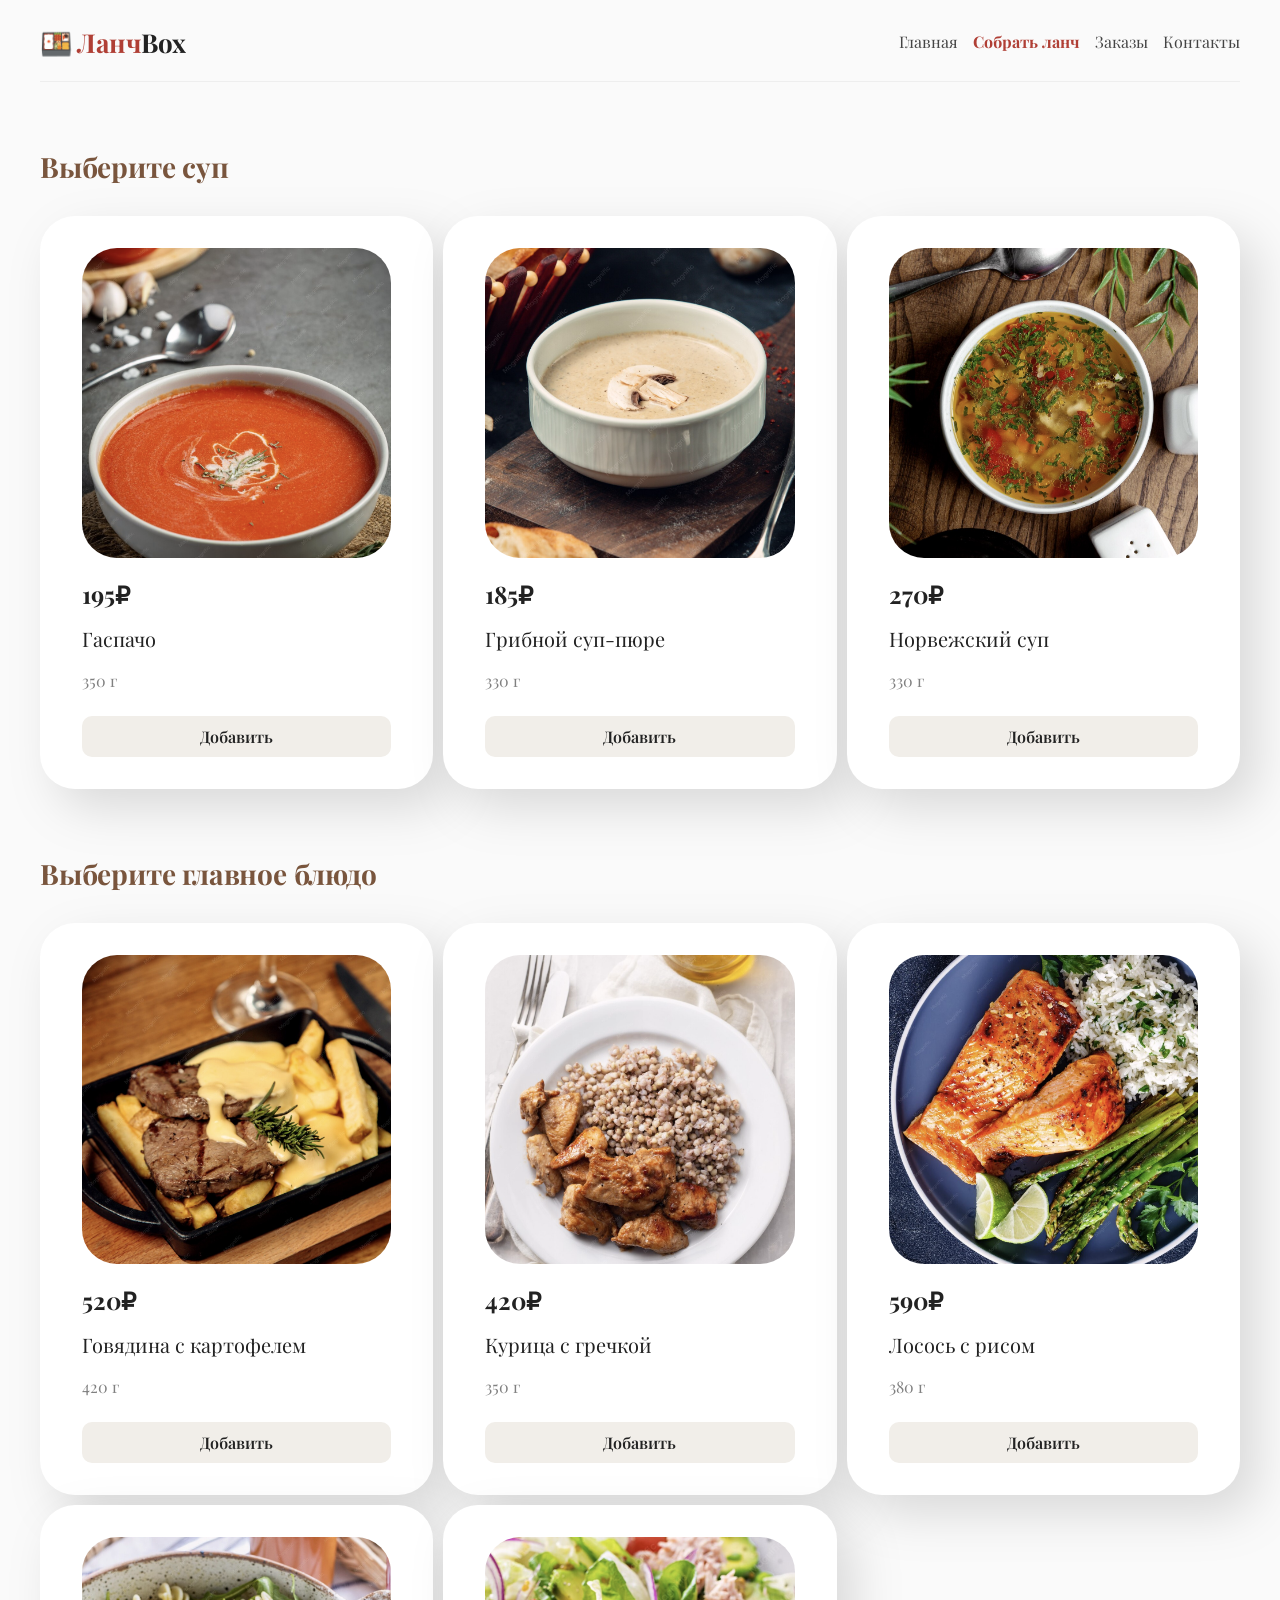
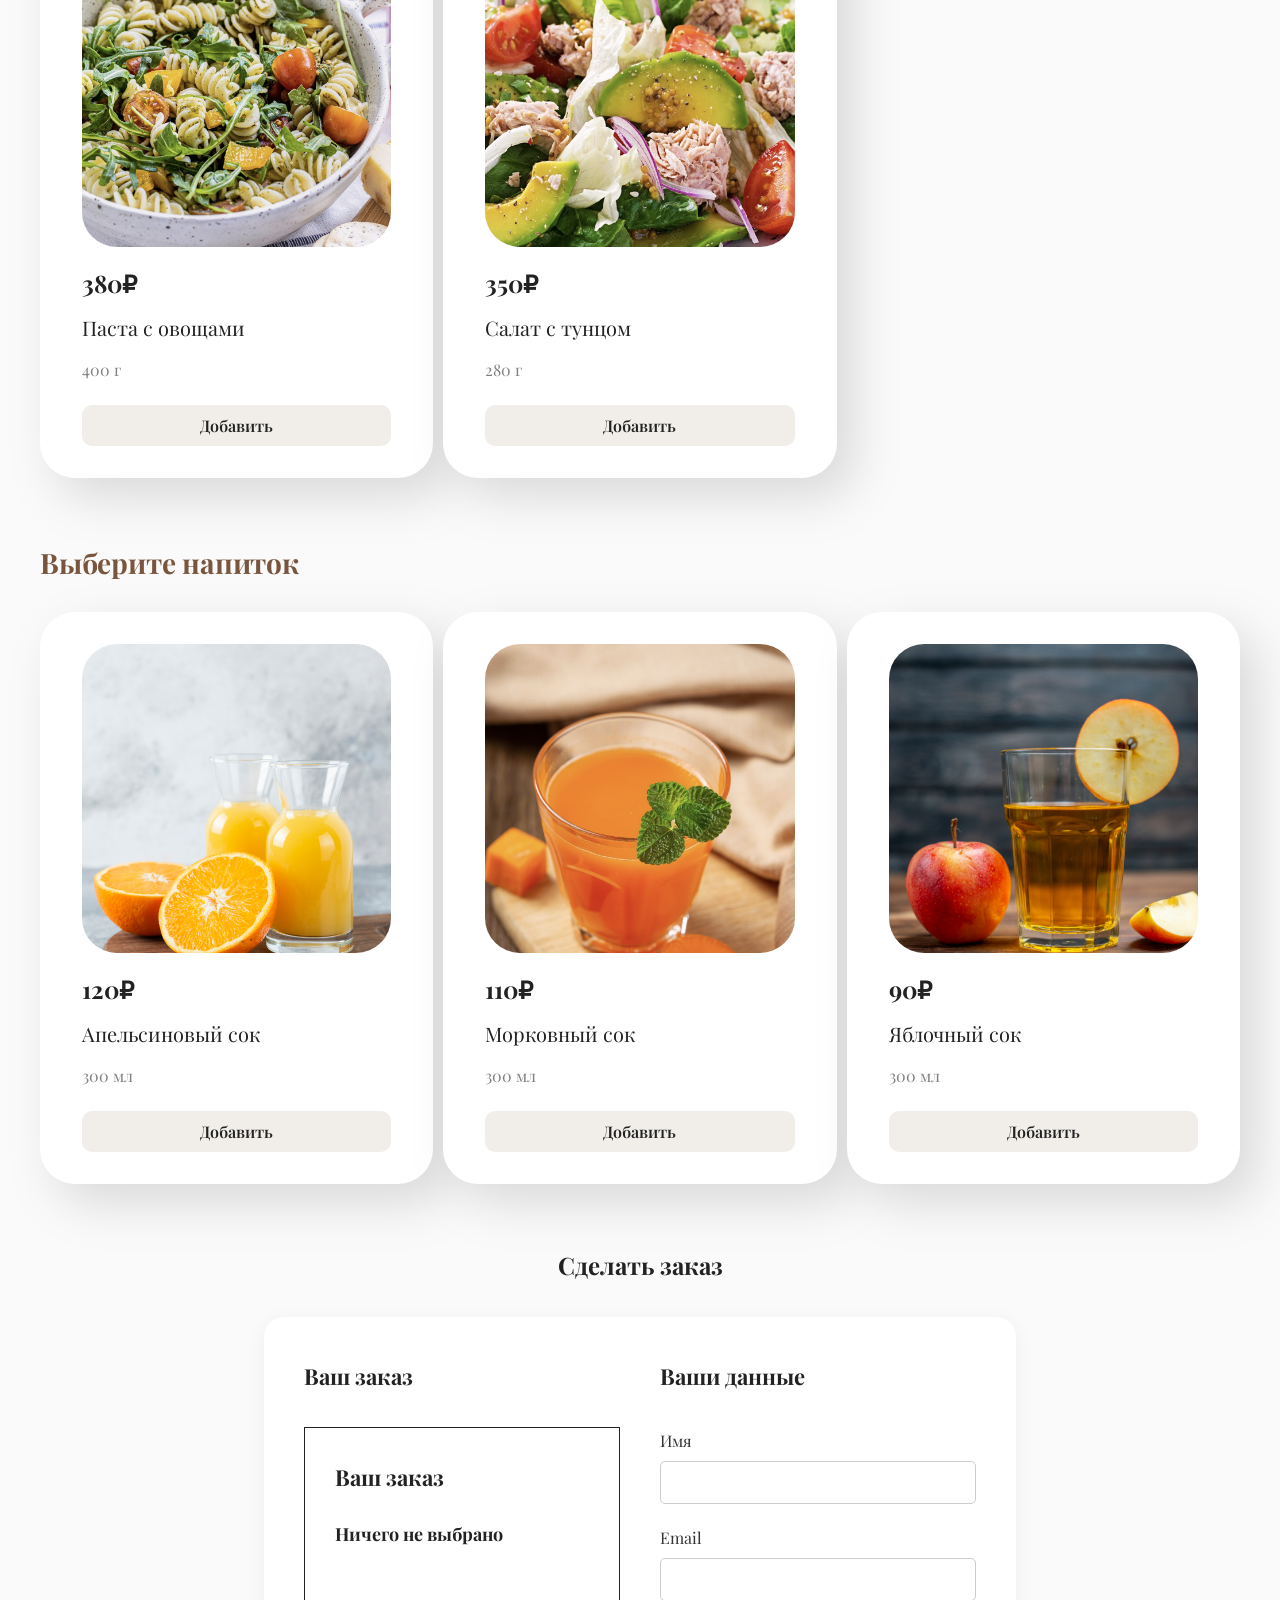
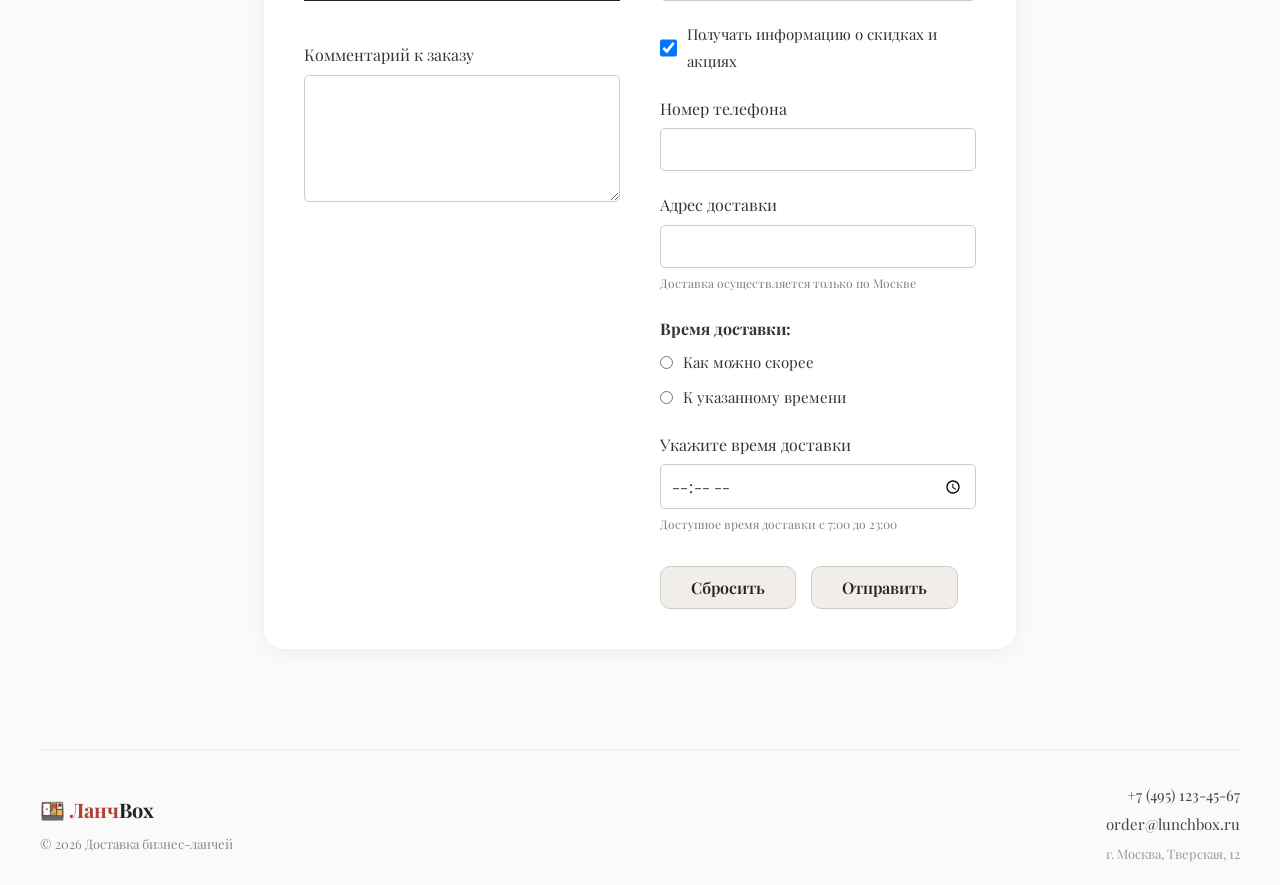
<file: lab4/order.html>
<!DOCTYPE html>
<html lang="ru">
<head>
    <meta charset="UTF-8">
    <meta name="viewport" content="width=device-width, initial-scale=1.0">
    <meta name="robots" content="noindex">
    <title>Собрать ланч | ЛанчBox</title>
    <link rel="preconnect" href="https://fonts.googleapis.com">
    <link rel="preconnect" href="https://fonts.gstatic.com" crossorigin>
    <link href="https://fonts.googleapis.com/css2?family=Playfair+Display:ital,wght@0,400;0,600;0,700;1,400&display=swap" rel="stylesheet">
    <link rel="stylesheet" href="style.css">
    <link rel="stylesheet" href="order.css">
</head>
<body>

    <header>
        <h1>🍱 <span>Ланч</span>Box</h1>
        <nav>
            <a href="index.html">Главная</a>
            <a href="order.html" class="active">Собрать ланч</a>
            <a href="#">Заказы</a>
            <a href="#footer">Контакты</a>
        </nav>
    </header>

    <!-- Сюда JS будет вставлять секции с блюдами -->
    <main id="menu-container"></main>

    <!-- Блок с формой заказа -->
    <section class="order-form-section" id="order-section">
        <h2>Сделать заказ</h2>
        <form action="https://httpbin.org/post" method="POST" class="order-form">
            <div class="form-col">
                <h3>Ваш заказ</h3>
                
                <!-- Блок корзины -->
                <div class="order-summary-box" id="order-summary-box">
                    <h3 style="margin-bottom: 20px;">Ваш заказ</h3>
                    <p id="nothing-selected" style="font-weight: 700; font-size: 18px; margin-bottom: 20px;">Ничего не выбрано</p>
                    
                    <div id="order-details" style="display: none;">
                        <div class="summary-item">
                            <strong>Суп</strong>
                            <p id="summary-soup">Блюдо не выбрано</p>
                        </div>
                        <div class="summary-item">
                            <strong>Главное блюдо</strong>
                            <p id="summary-main">Блюдо не выбрано</p>
                        </div>
                        <div class="summary-item">
                            <strong>Напиток</strong>
                            <p id="summary-drink">Напиток не выбран</p>
                        </div>
                        
                        <div class="summary-total" id="summary-total-block">
                            <strong>Стоимость заказа</strong>
                            <p id="summary-price" style="font-size: 24px; font-weight: 700; margin-top: 5px;">0₽</p>
                        </div>
                    </div>

                    <!-- Скрытые инпуты для отправки на сервер -->
                    <input type="hidden" name="soup" id="input-soup">
                    <input type="hidden" name="main_course" id="input-main">
                    <input type="hidden" name="drink" id="input-drink">
                </div>

                <div class="form-group">
                    <label for="comment">Комментарий к заказу</label>
                    <textarea name="comment" id="comment" rows="5"></textarea>
                </div>
            </div>

            <div class="form-col">
                <h3>Ваши данные</h3>

                <div class="form-group">
                    <label for="name">Имя</label>
                    <input type="text" name="name" id="name" required>
                </div>

                <div class="form-group">
                    <label for="email">Email</label>
                    <input type="email" name="email" id="email" required>
                </div>

                <div class="checkbox-group">
                    <input type="checkbox" name="subscribe" id="subscribe" checked>
                    <label for="subscribe">Получать информацию о скидках и акциях</label>
                </div>

                <div class="form-group">
                    <label for="phone">Номер телефона</label>
                    <input type="tel" name="phone" id="phone" required>
                </div>

                <div class="form-group">
                    <label for="address">Адрес доставки</label>
                    <input type="text" name="address" id="address" required>
                    <small style="color: gray; font-size: 12px;">Доставка осуществляется только по Москве</small>
                </div>

                <fieldset class="radio-group">
                    <legend>Время доставки:</legend>
                    <div>
                        <input type="radio" name="delivery_type" id="asap" value="asap" required>
                        <label for="asap">Как можно скорее</label>
                    </div>
                    <div>
                        <input type="radio" name="delivery_type" id="exact_time" value="exact_time" required>
                        <label for="exact_time">К указанному времени</label>
                    </div>
                </fieldset>

                <div class="form-group">
                    <label for="delivery_time">Укажите время доставки</label>
                    <input type="time" name="delivery_time" id="delivery_time" min="07:00" max="23:00" step="300" required>
                    <small style="color: gray; font-size: 12px;">Доступное время доставки с 7:00 до 23:00</small>
                </div>

                <div class="form-buttons">
                    <button type="reset">Сбросить</button>
                    <button type="submit">Отправить</button>
                </div>
            </div>
        </form>
    </section>

    <footer id="footer">
        <div>
            <div class="brand">🍱 <span>Ланч</span>Box</div>
            <div class="copy">© 2026 Доставка бизнес-ланчей</div>
        </div>
        <div class="contacts">
            <p><a href="tel:+74951234567">+7 (495) 123-45-67</a></p>
            <p><a href="mailto:order@lunchbox.ru">order@lunchbox.ru</a></p>
            <p class="address">г. Москва, Тверская, 12</p>
        </div>
    </footer>

    <!-- Подключаем скрипты -->
    <script src="dishes.js"></script>
    <script src="render.js"></script>
    <script src="order.js"></script>
</body>
</html>
</file>
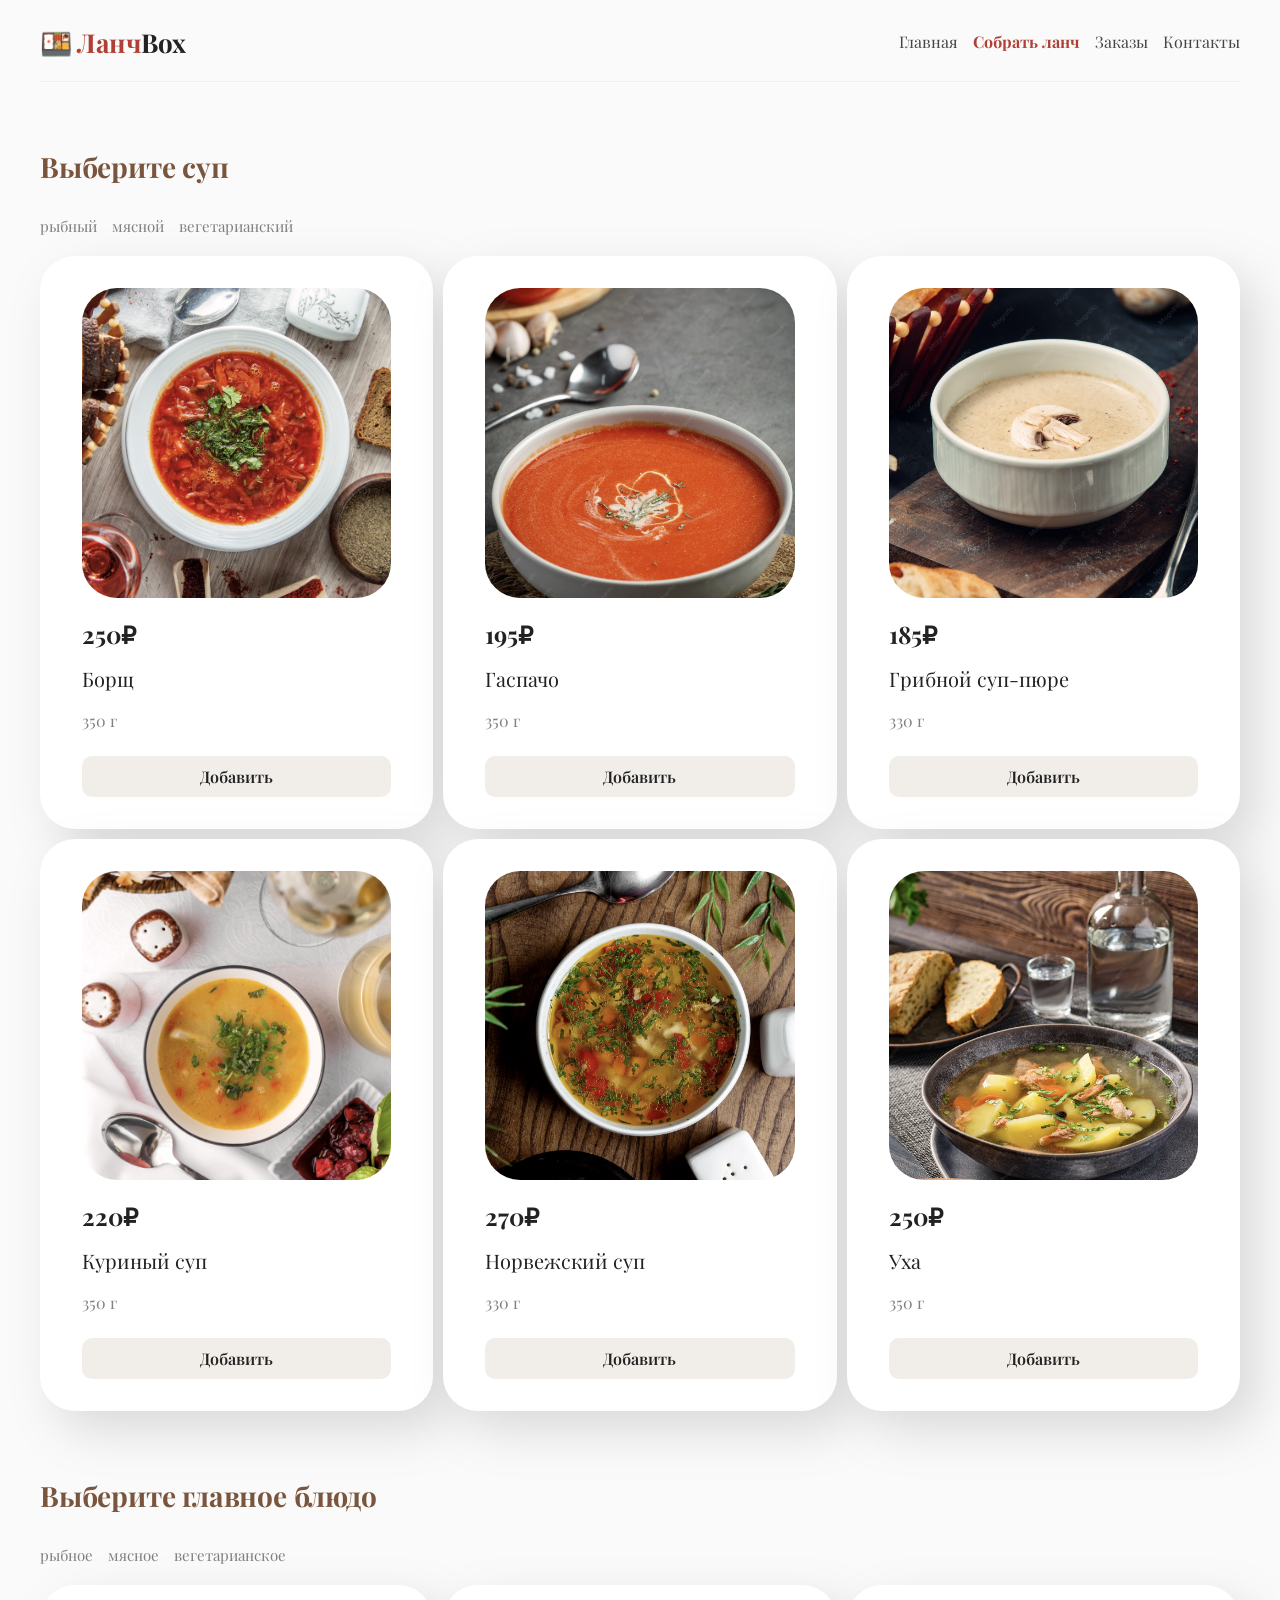
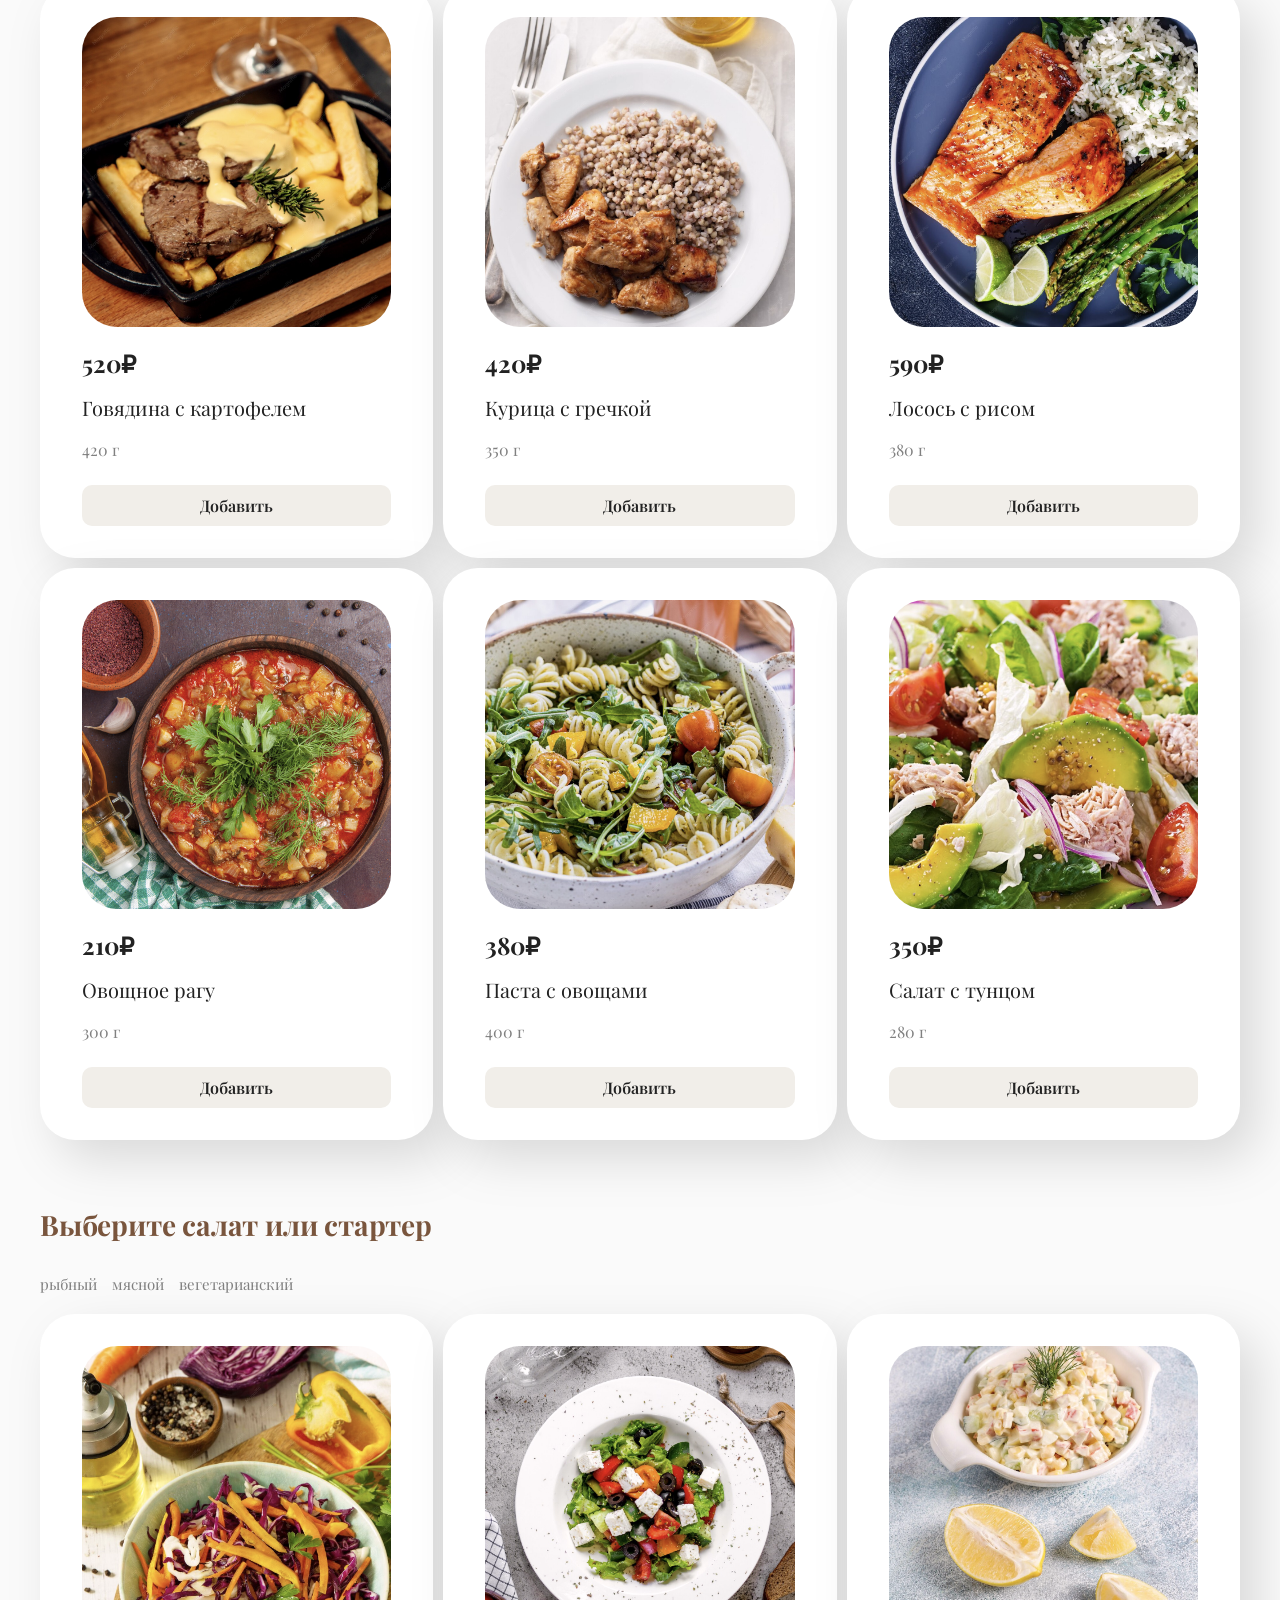
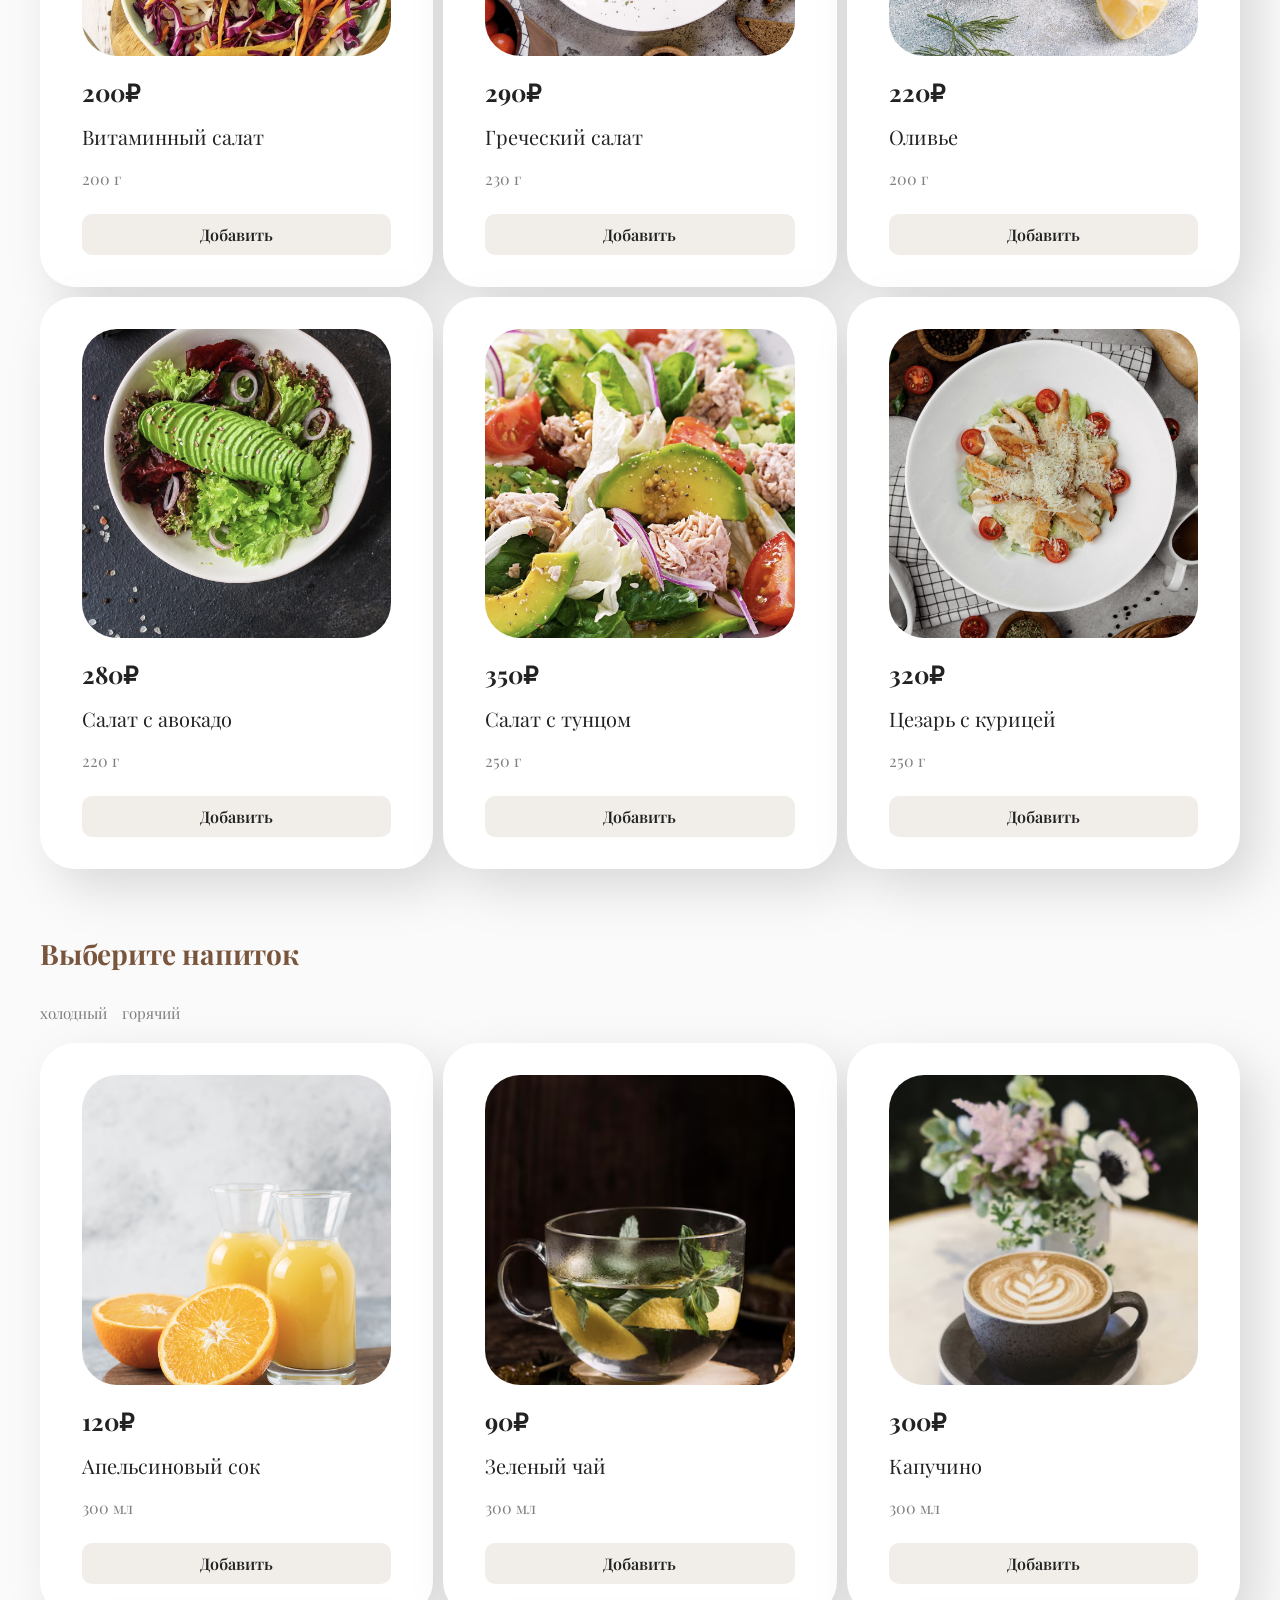
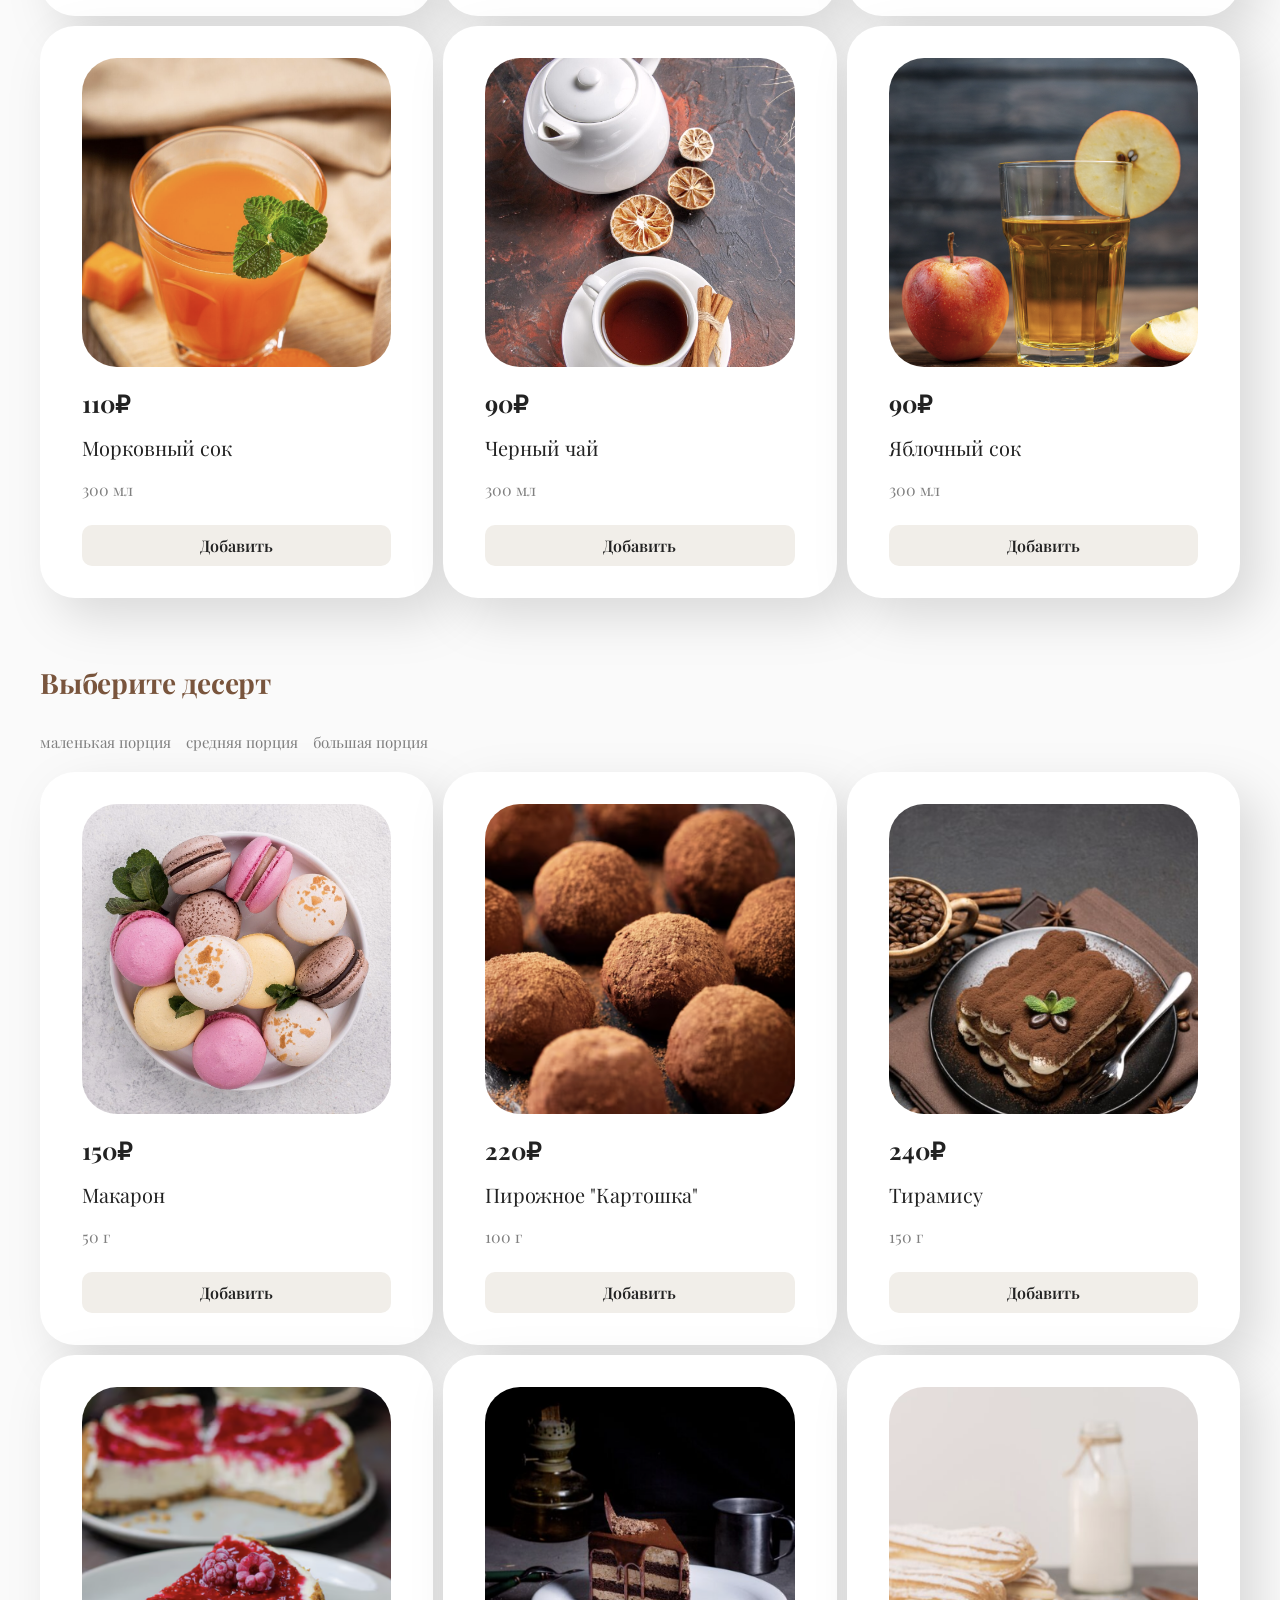
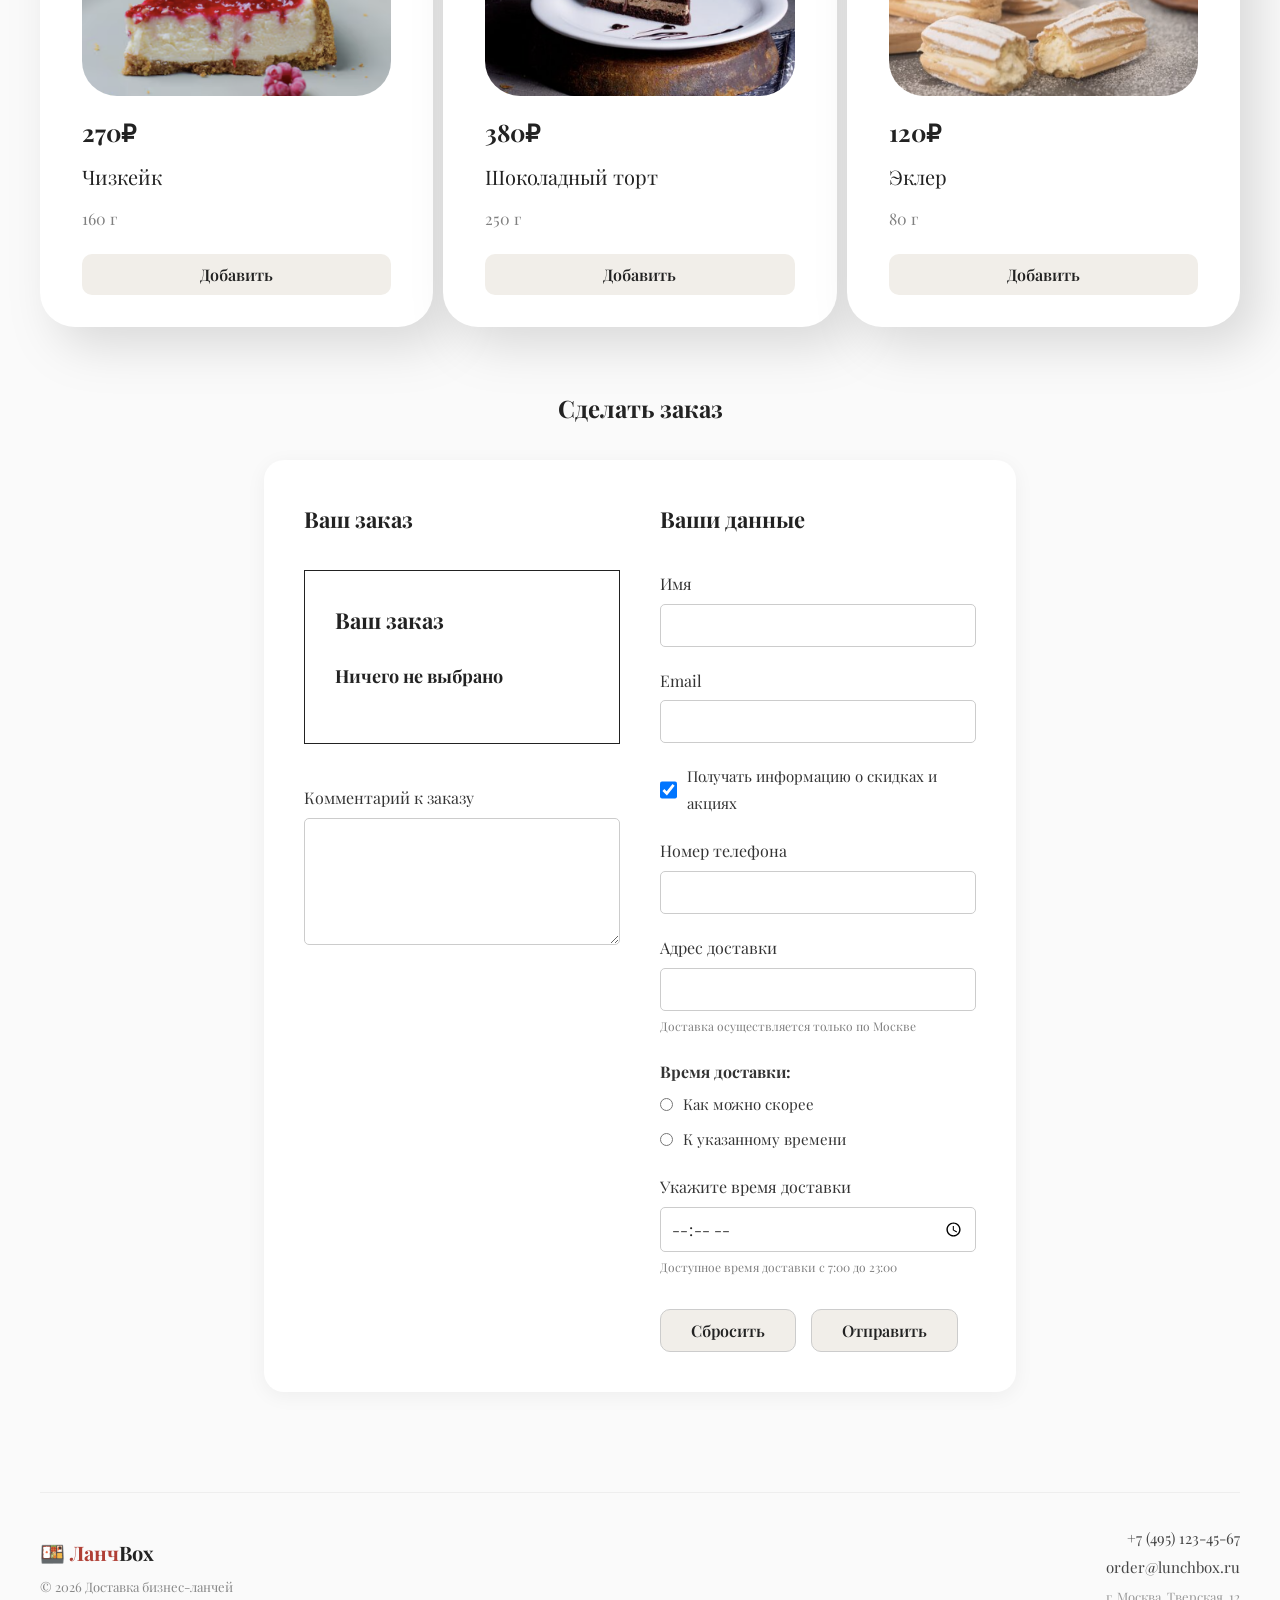
<file: lab5/order.html>
<!DOCTYPE html>
<html lang="ru">
<head>
    <meta charset="UTF-8">
    <meta name="viewport" content="width=device-width, initial-scale=1.0">
    <meta name="robots" content="noindex">
    <title>Собрать ланч | ЛанчBox</title>
    <link rel="preconnect" href="https://fonts.googleapis.com">
    <link rel="preconnect" href="https://fonts.gstatic.com" crossorigin>
    <link href="https://fonts.googleapis.com/css2?family=Playfair+Display:ital,wght@0,400;0,600;0,700;1,400&display=swap" rel="stylesheet">
    <link rel="stylesheet" href="style.css">
    <link rel="stylesheet" href="order.css">
</head>
<body>

    <header>
        <h1>🍱 <span>Ланч</span>Box</h1>
        <nav>
            <a href="index.html">Главная</a>
            <a href="order.html" class="active">Собрать ланч</a>
            <a href="#">Заказы</a>
            <a href="#footer">Контакты</a>
        </nav>
    </header>

    <main id="menu-container"></main>

    <section class="order-form-section" id="order-section">
        <h2>Сделать заказ</h2>
        <form action="https://httpbin.org/post" method="POST" class="order-form">
            <div class="form-col">
                <h3>Ваш заказ</h3>
                
                <div class="order-summary-box" id="order-summary-box">
                    <h3 style="margin-bottom: 20px;">Ваш заказ</h3>
                    <p id="nothing-selected" style="font-weight: 700; font-size: 18px; margin-bottom: 20px;">Ничего не выбрано</p>
                    
                    <div id="order-details" style="display: none;">
                        <div class="summary-item">
                            <strong>Суп</strong>
                            <p id="summary-soup">Блюдо не выбрано</p>
                        </div>
                        <div class="summary-item">
                            <strong>Главное блюдо</strong>
                            <p id="summary-main">Блюдо не выбрано</p>
                        </div>
                        <div class="summary-item">
                            <strong>Салат или стартер</strong>
                            <p id="summary-salad">Блюдо не выбрано</p>
                        </div>
                        <div class="summary-item">
                            <strong>Напиток</strong>
                            <p id="summary-drink">Напиток не выбран</p>
                        </div>
                        <div class="summary-item">
                            <strong>Десерт</strong>
                            <p id="summary-dessert">Блюдо не выбрано</p>
                        </div>
                        
                        <div class="summary-total" id="summary-total-block">
                            <strong>Стоимость заказа</strong>
                            <p id="summary-price" style="font-size: 24px; font-weight: 700; margin-top: 5px;">0₽</p>
                        </div>
                    </div>

                    <input type="hidden" name="soup" id="input-soup">
                    <input type="hidden" name="main_course" id="input-main">
                    <input type="hidden" name="salad" id="input-salad">
                    <input type="hidden" name="drink" id="input-drink">
                    <input type="hidden" name="dessert" id="input-dessert">
                </div>

                <div class="form-group">
                    <label for="comment">Комментарий к заказу</label>
                    <textarea name="comment" id="comment" rows="5"></textarea>
                </div>
            </div>

            <div class="form-col">
                <h3>Ваши данные</h3>

                <div class="form-group">
                    <label for="name">Имя</label>
                    <input type="text" name="name" id="name" required>
                </div>

                <div class="form-group">
                    <label for="email">Email</label>
                    <input type="email" name="email" id="email" required>
                </div>

                <div class="checkbox-group">
                    <input type="checkbox" name="subscribe" id="subscribe" checked>
                    <label for="subscribe">Получать информацию о скидках и акциях</label>
                </div>

                <div class="form-group">
                    <label for="phone">Номер телефона</label>
                    <input type="tel" name="phone" id="phone" required>
                </div>

                <div class="form-group">
                    <label for="address">Адрес доставки</label>
                    <input type="text" name="address" id="address" required>
                    <small style="color: gray; font-size: 12px;">Доставка осуществляется только по Москве</small>
                </div>

                <fieldset class="radio-group">
                    <legend>Время доставки:</legend>
                    <div>
                        <input type="radio" name="delivery_type" id="asap" value="asap" required>
                        <label for="asap">Как можно скорее</label>
                    </div>
                    <div>
                        <input type="radio" name="delivery_type" id="exact_time" value="exact_time" required>
                        <label for="exact_time">К указанному времени</label>
                    </div>
                </fieldset>

                <div class="form-group">
                    <label for="delivery_time">Укажите время доставки</label>
                    <input type="time" name="delivery_time" id="delivery_time" min="07:00" max="23:00" step="300" required>
                    <small style="color: gray; font-size: 12px;">Доступное время доставки с 7:00 до 23:00</small>
                </div>

                <div class="form-buttons">
                    <button type="reset">Сбросить</button>
                    <button type="submit">Отправить</button>
                </div>
            </div>
        </form>
    </section>

    <footer id="footer">
        <div>
            <div class="brand">🍱 <span>Ланч</span>Box</div>
            <div class="copy">© 2026 Доставка бизнес-ланчей</div>
        </div>
        <div class="contacts">
            <p><a href="tel:+74951234567">+7 (495) 123-45-67</a></p>
            <p><a href="mailto:order@lunchbox.ru">order@lunchbox.ru</a></p>
            <p class="address">г. Москва, Тверская, 12</p>
        </div>
    </footer>

    <script src="dishes.js"></script>
    <script src="render.js"></script>
    <script src="order.js"></script>
</body>
</html>
</file>
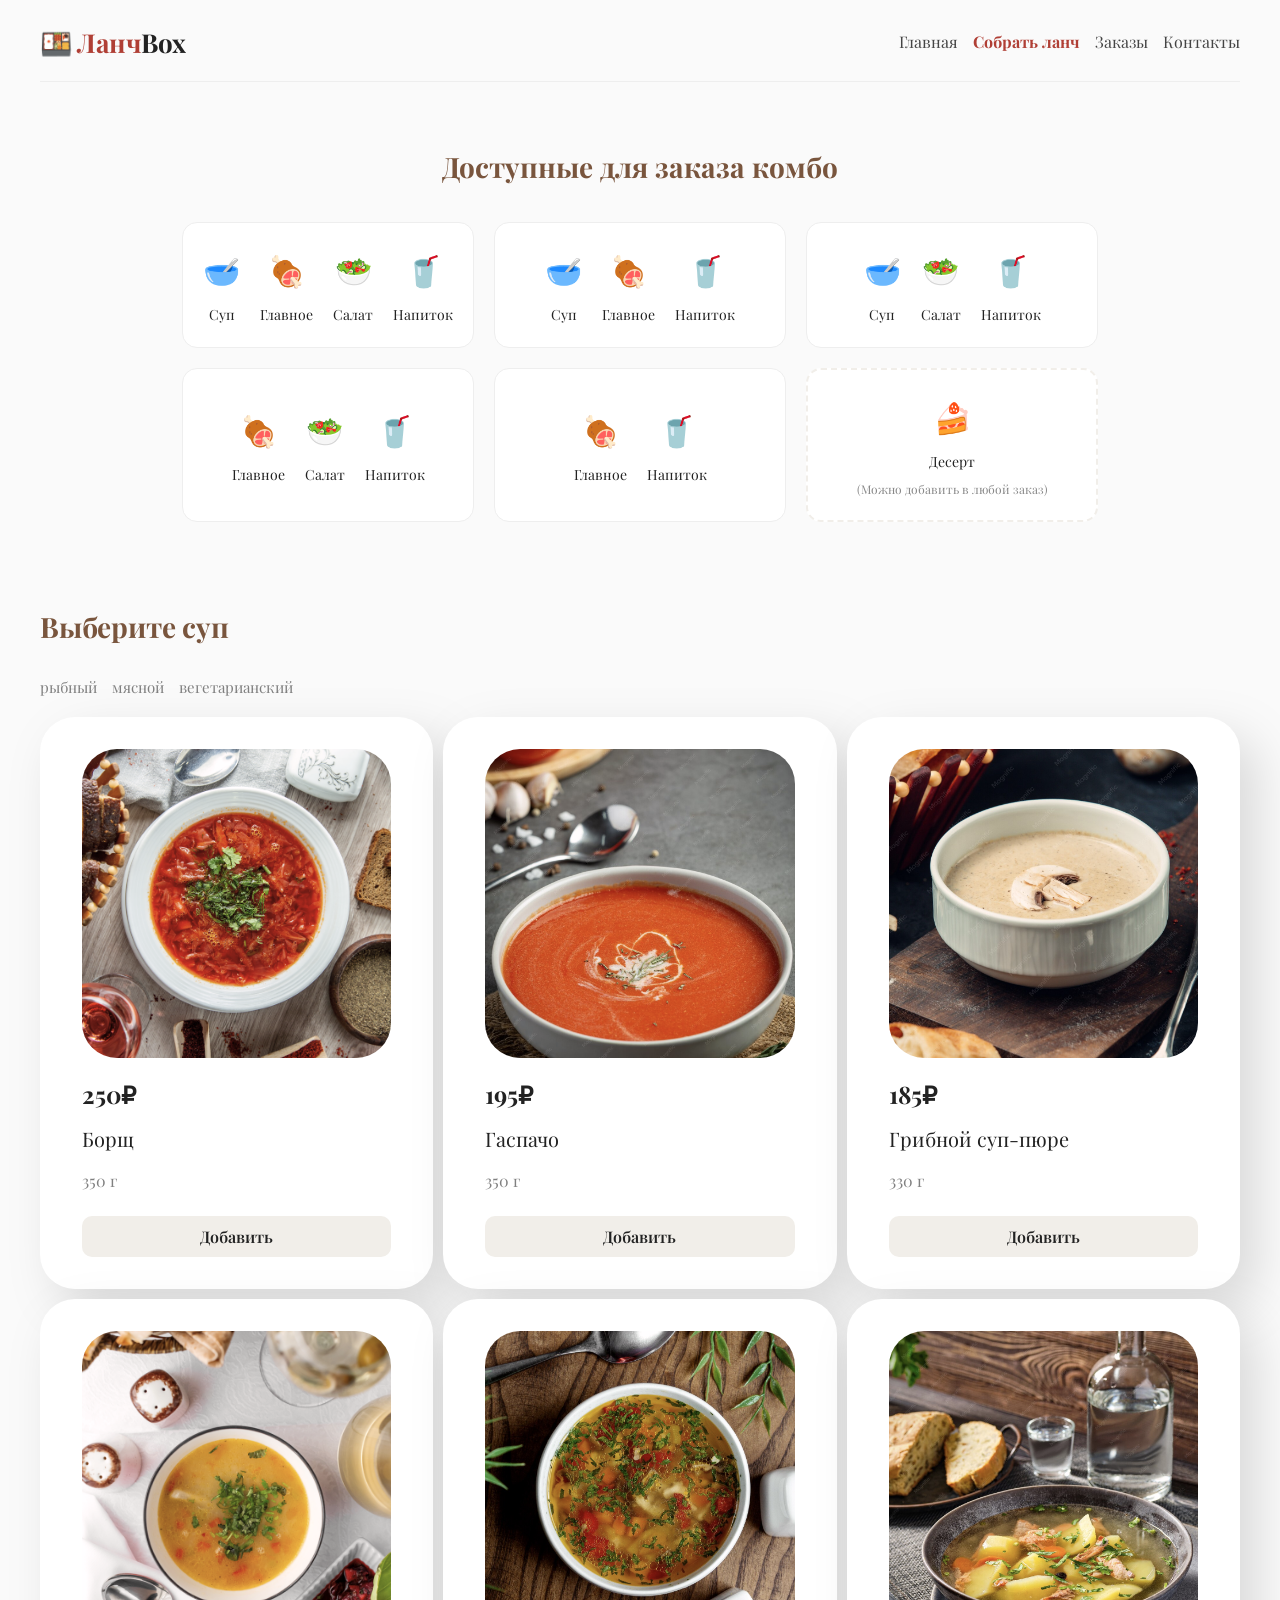
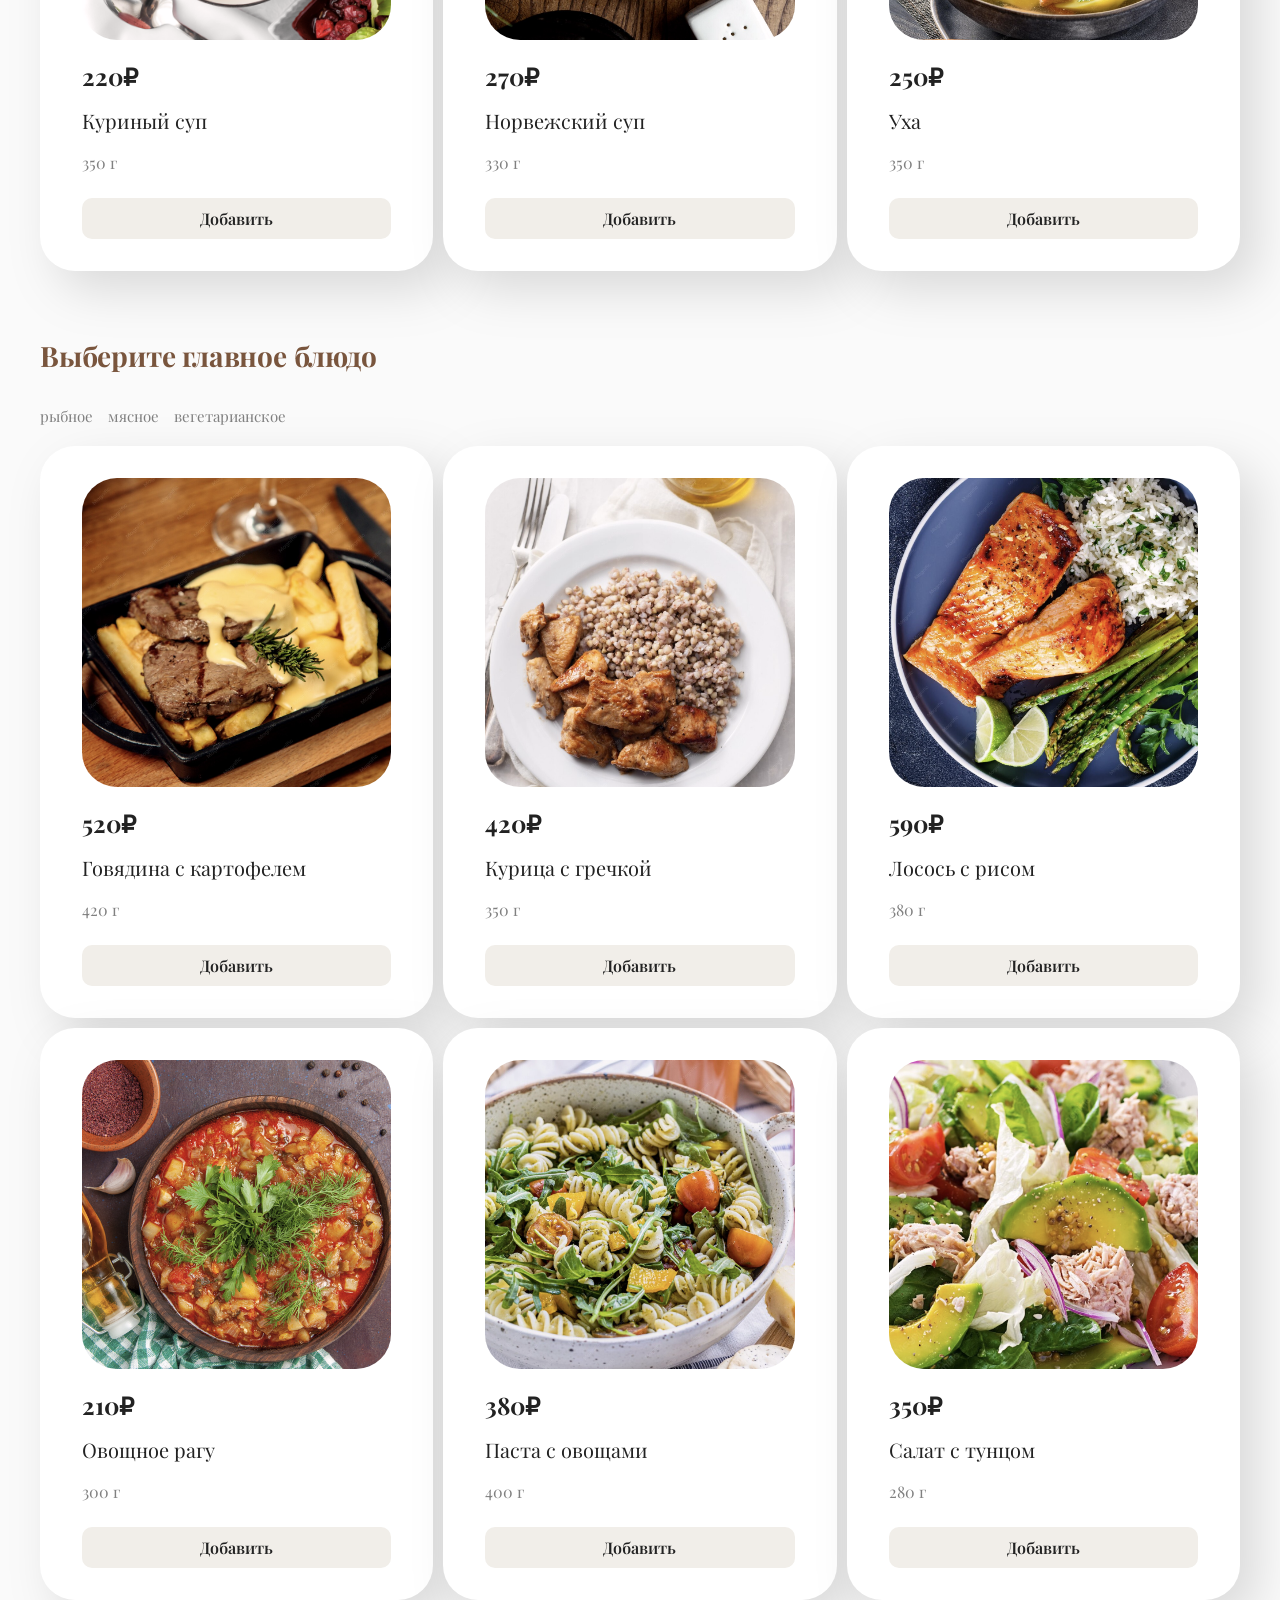
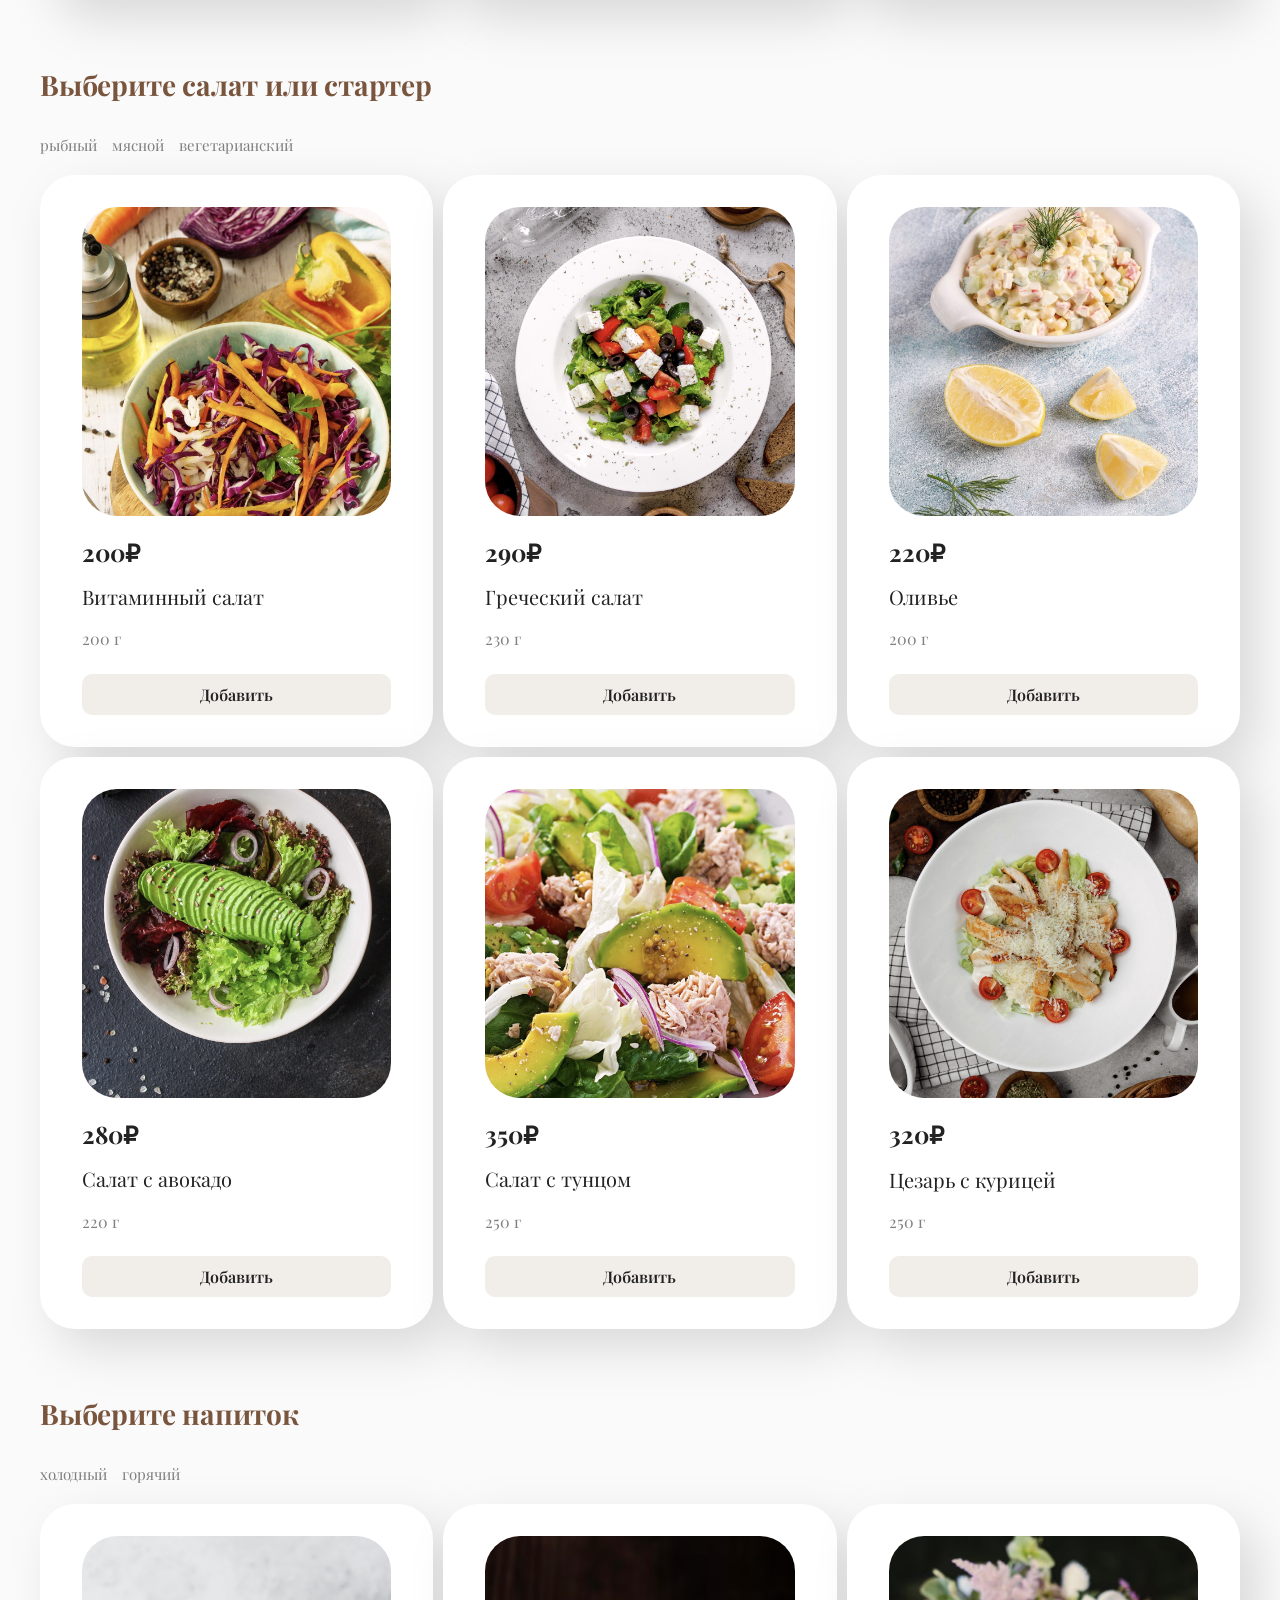
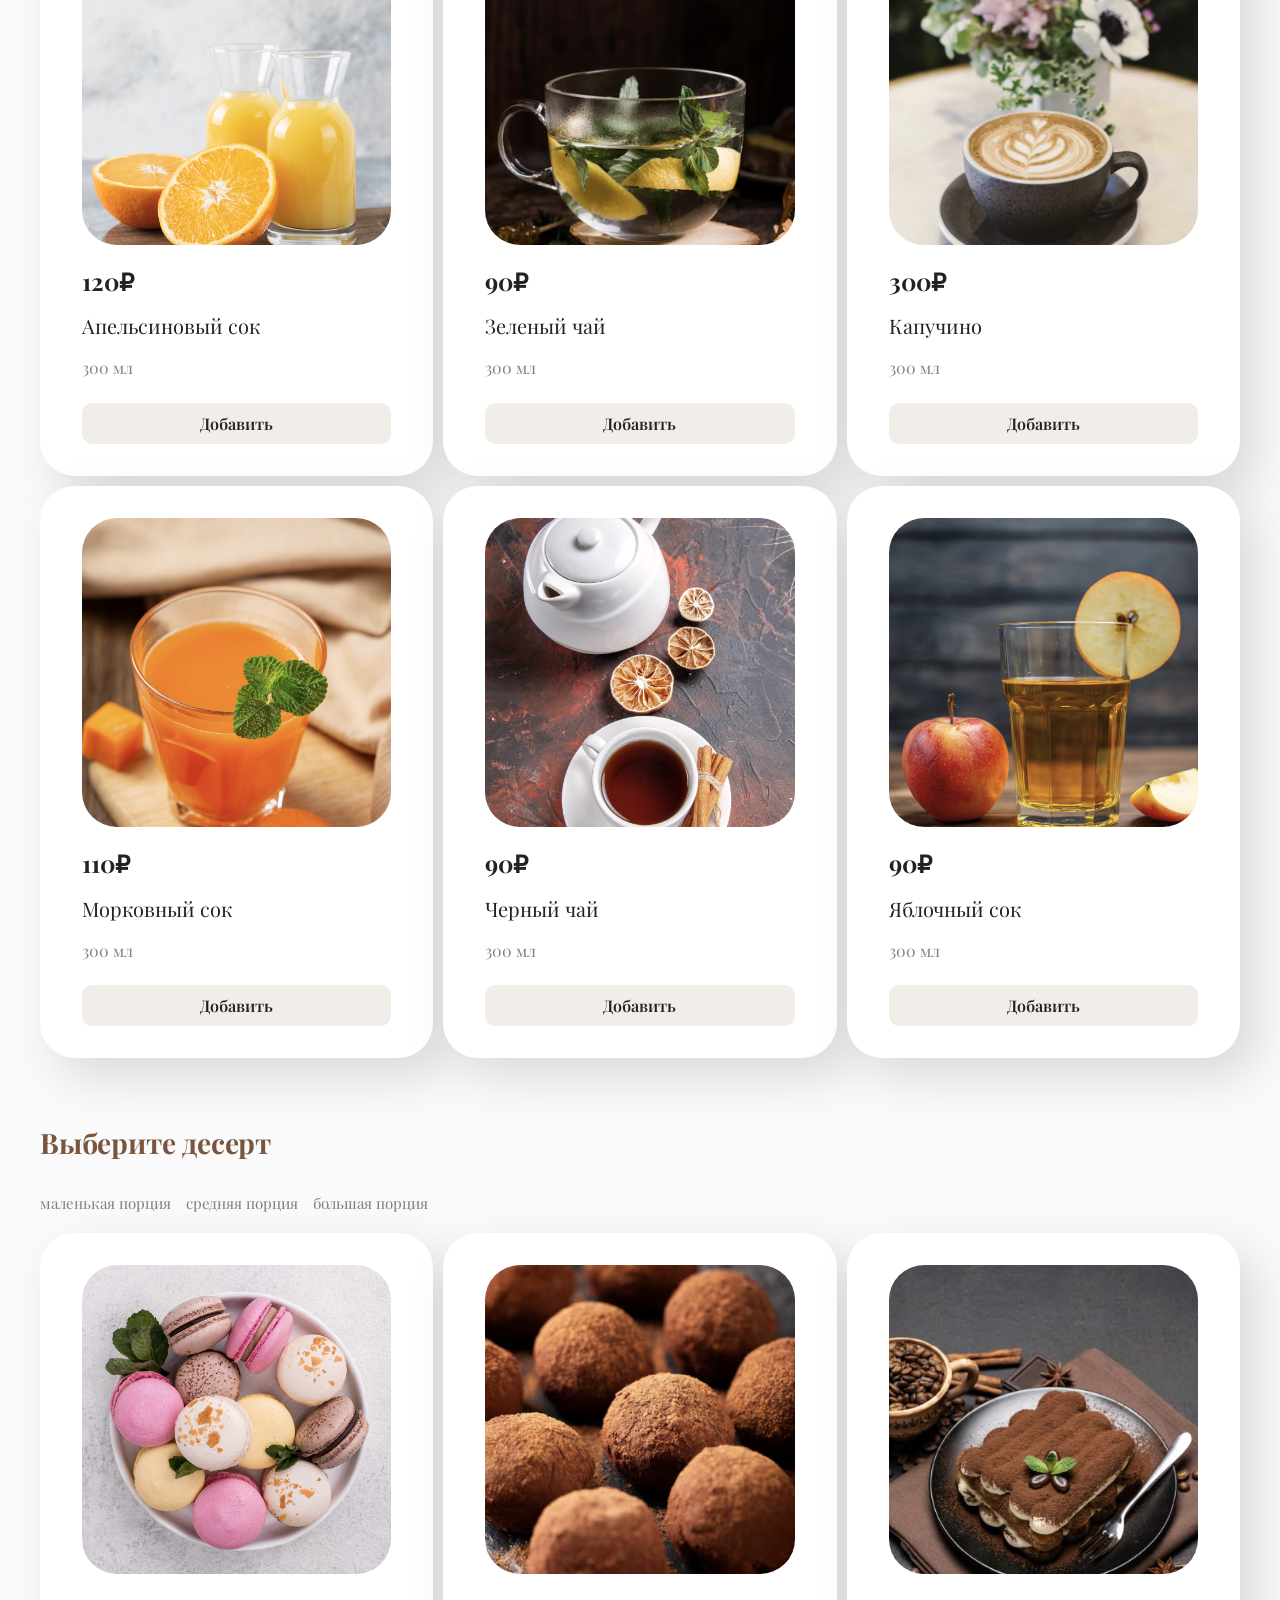
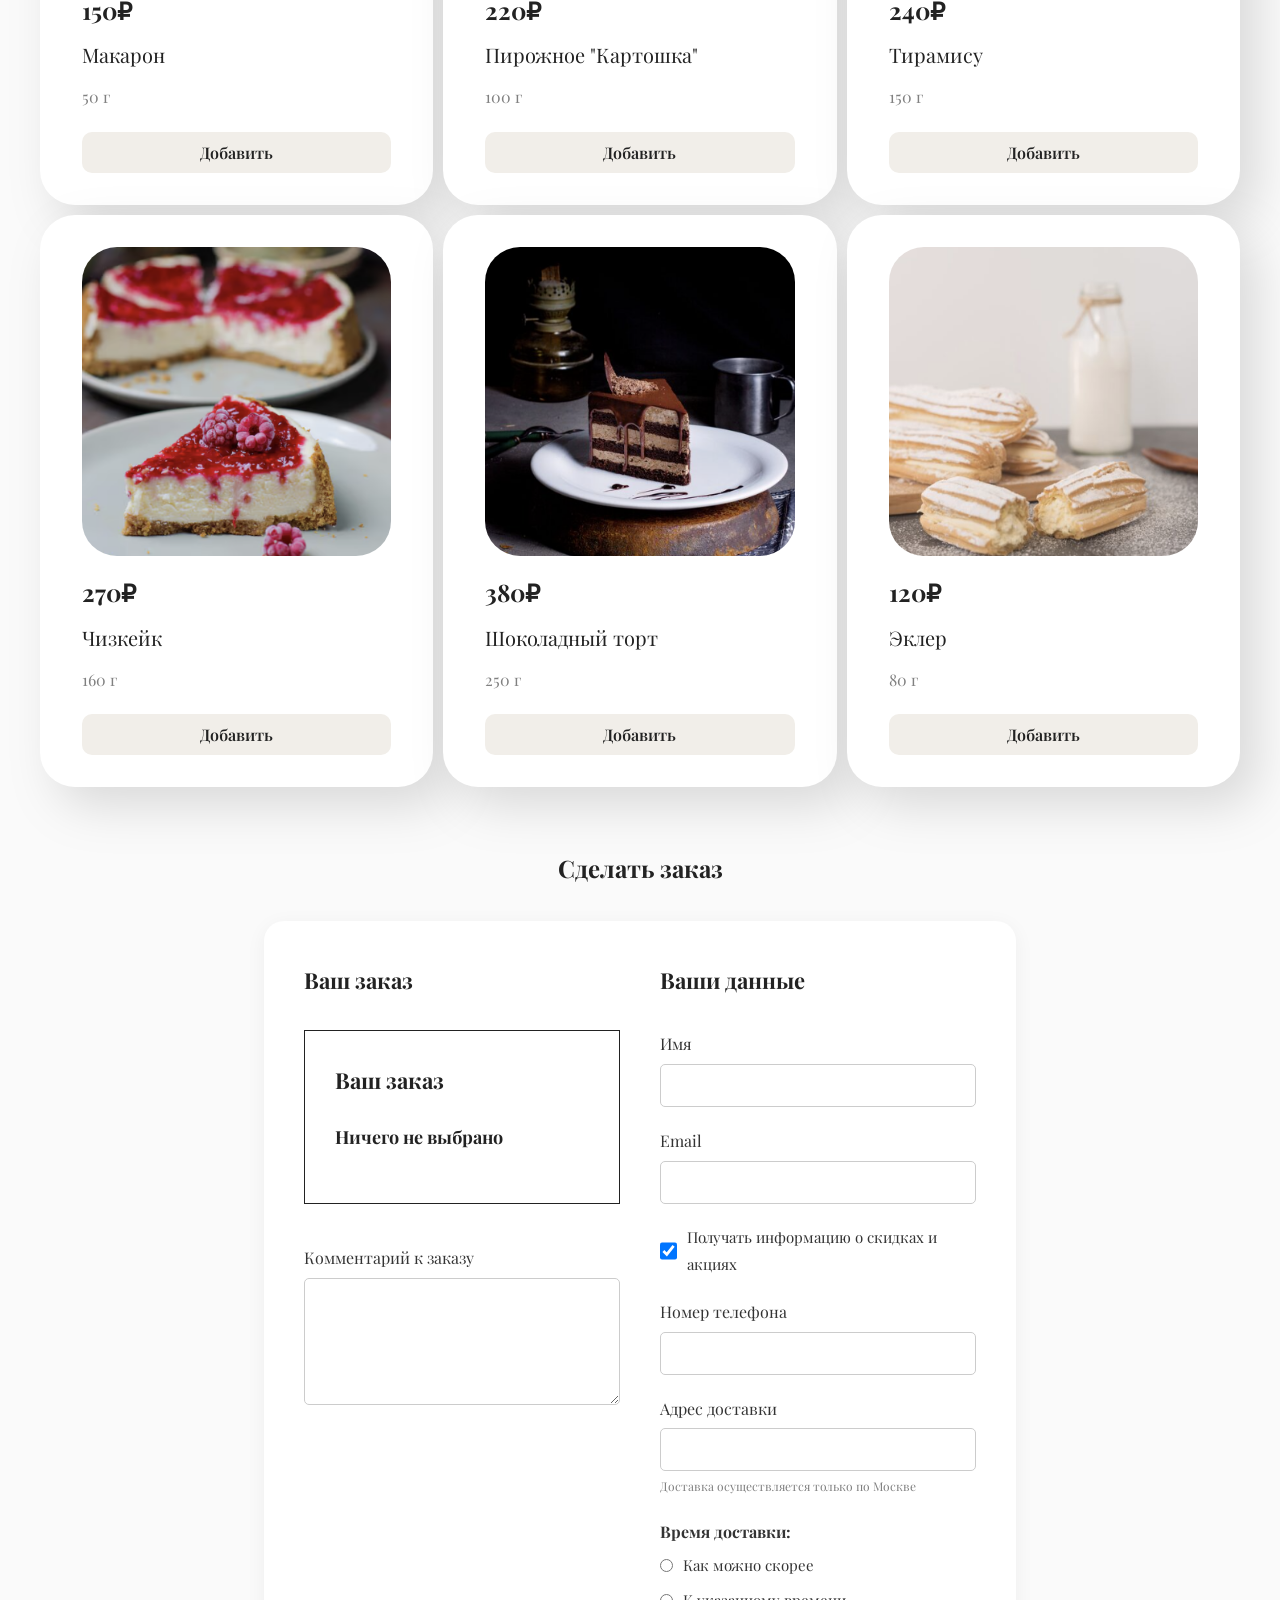
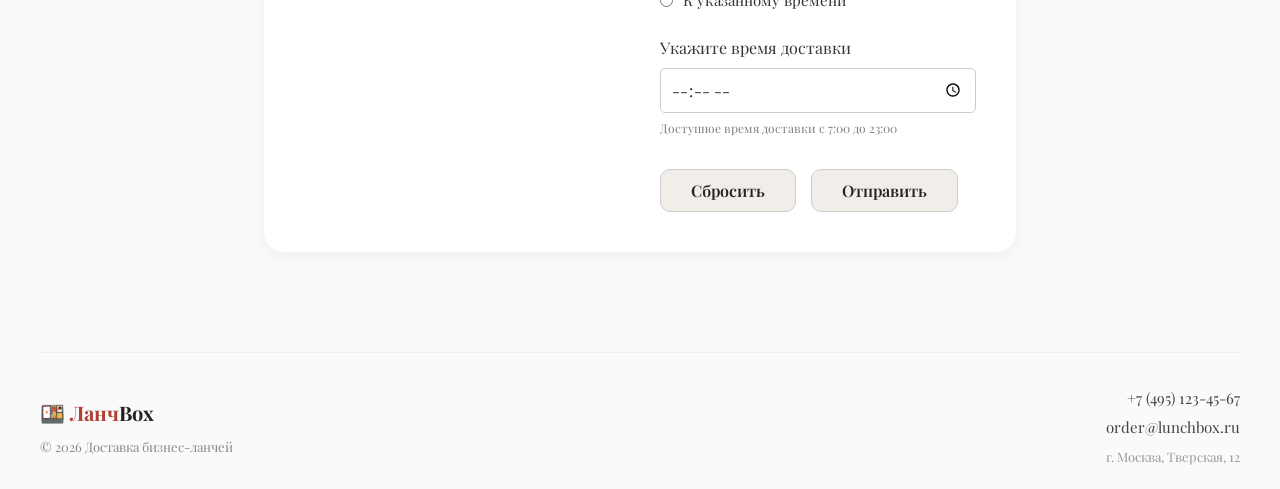
<file: lab6/order.html>
<!DOCTYPE html>
<html lang="ru">
<head>
    <meta charset="UTF-8">
    <meta name="viewport" content="width=device-width, initial-scale=1.0">
    <meta name="robots" content="noindex">
    <title>Собрать ланч | ЛанчBox</title>
    <link rel="preconnect" href="https://fonts.googleapis.com">
    <link rel="preconnect" href="https://fonts.gstatic.com" crossorigin>
    <link href="https://fonts.googleapis.com/css2?family=Playfair+Display:ital,wght@0,400;0,600;0,700;1,400&display=swap" rel="stylesheet">
    <link rel="stylesheet" href="style.css">
    <link rel="stylesheet" href="order.css">
</head>
<body>

    <header>
        <h1>🍱 <span>Ланч</span>Box</h1>
        <nav>
            <a href="index.html">Главная</a>
            <a href="order.html" class="active">Собрать ланч</a>
            <a href="#">Заказы</a>
            <a href="#footer">Контакты</a>
        </nav>
    </header>

    <!-- Блок с комбо-обедами -->
    <section class="combo-section">
        <h2>Доступные для заказа комбо</h2>
        <div class="combo-grid">
            <!-- Комбо 1 -->
            <div class="combo-card">
                <div class="combo-item"><span class="combo-icon">🥣</span><p>Суп</p></div>
                <div class="combo-item"><span class="combo-icon">🍖</span><p>Главное</p></div>
                <div class="combo-item"><span class="combo-icon">🥗</span><p>Салат</p></div>
                <div class="combo-item"><span class="combo-icon">🥤</span><p>Напиток</p></div>
            </div>
            <!-- Комбо 2 -->
            <div class="combo-card">
                <div class="combo-item"><span class="combo-icon">🥣</span><p>Суп</p></div>
                <div class="combo-item"><span class="combo-icon">🍖</span><p>Главное</p></div>
                <div class="combo-item"><span class="combo-icon">🥤</span><p>Напиток</p></div>
            </div>
            <!-- Комбо 3 -->
            <div class="combo-card">
                <div class="combo-item"><span class="combo-icon">🥣</span><p>Суп</p></div>
                <div class="combo-item"><span class="combo-icon">🥗</span><p>Салат</p></div>
                <div class="combo-item"><span class="combo-icon">🥤</span><p>Напиток</p></div>
            </div>
            <!-- Комбо 4 -->
            <div class="combo-card">
                <div class="combo-item"><span class="combo-icon">🍖</span><p>Главное</p></div>
                <div class="combo-item"><span class="combo-icon">🥗</span><p>Салат</p></div>
                <div class="combo-item"><span class="combo-icon">🥤</span><p>Напиток</p></div>
            </div>
            <!-- Комбо 5 -->
            <div class="combo-card">
                <div class="combo-item"><span class="combo-icon">🍖</span><p>Главное</p></div>
                <div class="combo-item"><span class="combo-icon">🥤</span><p>Напиток</p></div>
            </div>
            <!-- Информация о десерте -->
            <div class="combo-card dessert-info">
                <div class="combo-item">
                    <span class="combo-icon">🍰</span>
                    <p>Десерт</p>
                    <small>(Можно добавить в любой заказ)</small>
                </div>
            </div>
        </div>
    </section>

    <main id="menu-container"></main>

    <section class="order-form-section" id="order-section">
        <h2>Сделать заказ</h2>
        <form action="https://httpbin.org/post" method="POST" class="order-form" id="order-form">
            <div class="form-col">
                <h3>Ваш заказ</h3>
                
                <div class="order-summary-box" id="order-summary-box">
                    <h3 style="margin-bottom: 20px;">Ваш заказ</h3>
                    <p id="nothing-selected" style="font-weight: 700; font-size: 18px; margin-bottom: 20px;">Ничего не выбрано</p>
                    
                    <div id="order-details" style="display: none;">
                        <div class="summary-item"><strong>Суп</strong><p id="summary-soup">Блюдо не выбрано</p></div>
                        <div class="summary-item"><strong>Главное блюдо</strong><p id="summary-main">Блюдо не выбрано</p></div>
                        <div class="summary-item"><strong>Салат или стартер</strong><p id="summary-salad">Блюдо не выбрано</p></div>
                        <div class="summary-item"><strong>Напиток</strong><p id="summary-drink">Напиток не выбран</p></div>
                        <div class="summary-item"><strong>Десерт</strong><p id="summary-dessert">Блюдо не выбрано</p></div>
                        <div class="summary-total" id="summary-total-block">
                            <strong>Стоимость заказа</strong>
                            <p id="summary-price" style="font-size: 24px; font-weight: 700; margin-top: 5px;">0₽</p>
                        </div>
                    </div>

                    <input type="hidden" name="soup" id="input-soup">
                    <input type="hidden" name="main_course" id="input-main">
                    <input type="hidden" name="salad" id="input-salad">
                    <input type="hidden" name="drink" id="input-drink">
                    <input type="hidden" name="dessert" id="input-dessert">
                </div>

                <div class="form-group">
                    <label for="comment">Комментарий к заказу</label>
                    <textarea name="comment" id="comment" rows="5"></textarea>
                </div>
            </div>

            <div class="form-col">
                <h3>Ваши данные</h3>

                <div class="form-group">
                    <label for="name">Имя</label>
                    <input type="text" name="name" id="name" required>
                </div>

                <div class="form-group">
                    <label for="email">Email</label>
                    <input type="email" name="email" id="email" required>
                </div>

                <div class="checkbox-group">
                    <input type="checkbox" name="subscribe" id="subscribe" checked>
                    <label for="subscribe">Получать информацию о скидках и акциях</label>
                </div>

                <div class="form-group">
                    <label for="phone">Номер телефона</label>
                    <input type="tel" name="phone" id="phone" required>
                </div>

                <div class="form-group">
                    <label for="address">Адрес доставки</label>
                    <input type="text" name="address" id="address" required>
                    <small style="color: gray; font-size: 12px;">Доставка осуществляется только по Москве</small>
                </div>

                <fieldset class="radio-group">
                    <legend>Время доставки:</legend>
                    <div>
                        <input type="radio" name="delivery_type" id="asap" value="asap" required>
                        <label for="asap">Как можно скорее</label>
                    </div>
                    <div>
                        <input type="radio" name="delivery_type" id="exact_time" value="exact_time" required>
                        <label for="exact_time">К указанному времени</label>
                    </div>
                </fieldset>

                <div class="form-group">
                    <label for="delivery_time">Укажите время доставки</label>
                    <input type="time" name="delivery_time" id="delivery_time" min="07:00" max="23:00" step="300" required>
                    <small style="color: gray; font-size: 12px;">Доступное время доставки с 7:00 до 23:00</small>
                </div>

                <div class="form-buttons">
                    <button type="reset">Сбросить</button>
                    <button type="submit">Отправить</button>
                </div>
            </div>
        </form>
    </section>

    <footer id="footer">
        <div>
            <div class="brand">🍱 <span>Ланч</span>Box</div>
            <div class="copy">© 2026 Доставка бизнес-ланчей</div>
        </div>
        <div class="contacts">
            <p><a href="tel:+74951234567">+7 (495) 123-45-67</a></p>
            <p><a href="mailto:order@lunchbox.ru">order@lunchbox.ru</a></p>
            <p class="address">г. Москва, Тверская, 12</p>
        </div>
    </footer>

    <!-- Модальное окно для уведомлений -->
    <div class="modal-overlay" id="modal-overlay">
        <div class="modal-content">
            <p id="modal-text">Текст уведомления</p>
            <button id="modal-close">Окей 👌</button>
        </div>
    </div>

    <script src="dishes.js"></script>
    <script src="render.js"></script>
    <script src="order.js"></script>
</body>
</html>
</file>
<file: lab2/style.css>
* {
    margin: 0;
    padding: 0;
    box-sizing: border-box;
}

body {
    font-family: 'Playfair Display', serif;
    background: #fafafa;
    color: #222;
    line-height: 1.8;
    padding: 0 24px;
    display: flex;
    flex-direction: column;
    min-height: 100vh;
}

main {
    flex: 1;
    width: 100%;
}

header {
    display: flex;
    justify-content: space-between;
    align-items: center;
    flex-wrap: wrap;
    gap: 16px 24px;
    padding: 20px 0 14px;
    border-bottom: 1px solid #eee;
    margin-bottom: 40px;
    width: 100%;
    max-width: 1200px;
    margin-left: auto;
    margin-right: auto;
}

h1 {
    font-size: 26px;
    font-weight: 700;
    color: #222;
    letter-spacing: -0.3px;
}

h1 span {
    color: #b03f35;
}

nav {
    display: flex;
    flex-wrap: wrap;
    gap: 15px;
}

nav a {
    font-family: 'Playfair Display', serif;
    font-size: 16px;
    font-weight: 400;
    color: #444;
    text-decoration: none;
    border-bottom: 2px solid transparent;
    padding: 2px 0;
    transition: 0.2s;
}

nav a:hover {
    color: #b03f35;
    border-bottom-color: #b03f35;
}

nav a.active {
    color: #b03f35;
    font-weight: 700;
}

footer {
    max-width: 1200px;
    width: 100%;
    margin: 20px auto 0;
    padding: 32px 0 20px;
    display: flex;
    justify-content: space-between;
    align-items: center;
    flex-wrap: wrap;
    gap: 20px 30px;
    border-top: 1px solid #eee;
    color: #555;
    font-size: 14px;
}

footer .brand { font-size: 20px; font-weight: 700; color: #222; }
footer .brand span { color: #b03f35; }
footer .copy { color: #888; margin-top: 4px; font-size: 13px; }
footer .contacts { display: flex; flex-direction: column; gap: 2px; text-align: right; }
footer .contacts p, footer .contacts a { font-family: 'Playfair Display', serif; font-size: 15px; font-weight: 400; color: #444; text-decoration: none; }
footer .contacts a:hover { color: #b03f35; }
footer .contacts .address { font-size: 13px; color: #999; margin-top: 2px; }

/* Адаптивность общих элементов */
@media (max-width: 800px) {
    nav {
        justify-content: space-between;
        width: 100%;
    }
}

@media (max-width: 600px) {
    h1 {
        text-align: center;
        width: 100%;
    }
    nav {
        flex-direction: column;
        align-items: center;
    }
    nav a {
        font-size: 20px;
    }
    footer {
        flex-direction: column;
        align-items: flex-start;
        text-align: left;
    }
    footer .contacts {
        text-align: left;
    }
}
</file>
<file: lab3/style.css>
* {
    margin: 0;
    padding: 0;
    box-sizing: border-box;
}

body {
    font-family: 'Playfair Display', serif;
    background: #fafafa;
    color: #222;
    line-height: 1.8;
    padding: 0 24px;
    display: flex;
    flex-direction: column;
    min-height: 100vh;
}

main {
    flex: 1;
    width: 100%;
}

header {
    display: flex;
    justify-content: space-between;
    align-items: center;
    flex-wrap: wrap;
    gap: 16px 24px;
    padding: 20px 0 14px;
    border-bottom: 1px solid #eee;
    margin-bottom: 40px;
    width: 100%;
    max-width: 1200px;
    margin-left: auto;
    margin-right: auto;
}

h1 {
    font-size: 26px;
    font-weight: 700;
    color: #222;
    letter-spacing: -0.3px;
}

h1 span {
    color: #b03f35;
}

nav {
    display: flex;
    flex-wrap: wrap;
    gap: 15px;
}

nav a {
    font-family: 'Playfair Display', serif;
    font-size: 16px;
    font-weight: 400;
    color: #444;
    text-decoration: none;
    border-bottom: 2px solid transparent;
    padding: 2px 0;
    transition: 0.2s;
}

nav a:hover {
    color: #b03f35;
    border-bottom-color: #b03f35;
}

nav a.active {
    color: #b03f35;
    font-weight: 700;
}

footer {
    max-width: 1200px;
    width: 100%;
    margin: 20px auto 0;
    padding: 32px 0 20px;
    display: flex;
    justify-content: space-between;
    align-items: center;
    flex-wrap: wrap;
    gap: 20px 30px;
    border-top: 1px solid #eee;
    color: #555;
    font-size: 14px;
}

footer .brand { font-size: 20px; font-weight: 700; color: #222; }
footer .brand span { color: #b03f35; }
footer .copy { color: #888; margin-top: 4px; font-size: 13px; }
footer .contacts { display: flex; flex-direction: column; gap: 2px; text-align: right; }
footer .contacts p, footer .contacts a { font-family: 'Playfair Display', serif; font-size: 15px; font-weight: 400; color: #444; text-decoration: none; }
footer .contacts a:hover { color: #b03f35; }
footer .contacts .address { font-size: 13px; color: #999; margin-top: 2px; }

/* Адаптивность общих элементов */
@media (max-width: 800px) {
    nav { justify-content: space-between; width: 100%; }
}

@media (max-width: 600px) {
    h1 { text-align: center; width: 100%; }
    nav { flex-direction: column; align-items: center; }
    nav a { font-size: 20px; }
    footer { flex-direction: column; align-items: flex-start; text-align: left; }
    footer .contacts { text-align: left; }
}
</file>
<file: lab8/style.css>
* {
    margin: 0;
    padding: 0;
    box-sizing: border-box;
}

body {
    font-family: 'Playfair Display', serif;
    background: #fafafa;
    color: #222;
    line-height: 1.8;
    padding: 0 24px;
    display: flex;
    flex-direction: column;
    min-height: 100vh;
}

main {
    flex: 1;
    width: 100%;
}

header {
    display: flex;
    justify-content: space-between;
    align-items: center;
    flex-wrap: wrap;
    gap: 16px 24px;
    padding: 20px 0 14px;
    border-bottom: 1px solid #eee;
    margin-bottom: 40px;
    width: 100%;
    max-width: 1200px;
    margin-left: auto;
    margin-right: auto;
}

h1 {
    font-size: 26px;
    font-weight: 700;
    color: #222;
    letter-spacing: -0.3px;
}

h1 span {
    color: #b03f35;
}

nav {
    display: flex;
    flex-wrap: wrap;
    gap: 15px;
}

nav a {
    font-family: 'Playfair Display', serif;
    font-size: 16px;
    font-weight: 400;
    color: #444;
    text-decoration: none;
    border-bottom: 2px solid transparent;
    padding: 2px 0;
    transition: 0.2s;
}

nav a:hover {
    color: #b03f35;
    border-bottom-color: #b03f35;
}

nav a.active {
    color: #b03f35;
    font-weight: 700;
}

footer {
    max-width: 1200px;
    width: 100%;
    margin: 20px auto 0;
    padding: 32px 0 20px;
    display: flex;
    justify-content: space-between;
    align-items: center;
    flex-wrap: wrap;
    gap: 20px 30px;
    border-top: 1px solid #eee;
    color: #555;
    font-size: 14px;
}

footer .brand { font-size: 20px; font-weight: 700; color: #222; }
footer .brand span { color: #b03f35; }
footer .copy { color: #888; margin-top: 4px; font-size: 13px; }
footer .contacts { display: flex; flex-direction: column; gap: 2px; text-align: right; }
footer .contacts p, footer .contacts a { font-family: 'Playfair Display', serif; font-size: 15px; font-weight: 400; color: #444; text-decoration: none; }
footer .contacts a:hover { color: #b03f35; }
footer .contacts .address { font-size: 13px; color: #999; margin-top: 2px; }

@media (max-width: 800px) {
    nav { justify-content: space-between; width: 100%; }
}

@media (max-width: 600px) {
    h1 { text-align: center; width: 100%; }
    nav { flex-direction: column; align-items: center; }
    nav a { font-size: 20px; }
    footer { flex-direction: column; align-items: flex-start; text-align: left; }
    footer .contacts { text-align: left; }
}
</file>
<file: lab2/order.css>
main section {
    max-width: 1200px;
    margin: 0 auto;
    padding: 20px 0 40px;
}

h2 {
    font-size: 28px;
    font-weight: 700;
    color: #79553d;
    margin-bottom: 24px;
    letter-spacing: -0.2px;
}

.dishes-grid {
    display: grid;
    grid-template-columns: repeat(3, 1fr);
    gap: 10px;
}

.dish-card {
    display: flex;
    flex-direction: column;
    padding: 30px 40px;
    border-radius: 35px;
    cursor: pointer;
    filter: drop-shadow(17px 19px 24px rgba(0, 0, 0, 0.13));
    background-color: white;
    border: 2px solid transparent;
    transition: border-color 0.3s ease;
}

.dish-card:hover {
    border: 2px solid #b03f35;
}

.dish-card img {
    width: 100%;
    border-radius: 35px;
    object-fit: cover;
    aspect-ratio: 1 / 1;
}

.dish-card .price {
    font-size: 24px;
    font-weight: 700;
    margin-top: 15px;
    color: #222;
}

.dish-card .name {
    font-size: 20px;
    margin-top: 5px;
    color: #222;
    flex-grow: 1;
}

.dish-card .weight {
    color: gray;
    margin-top: 10px;
    margin-bottom: 20px;
}

.dish-card button {
    background-color: #f1eee9;
    margin-top: auto;
    padding: 10px 30px;
    border-radius: 10px;
    cursor: pointer;
    border: none;
    font-family: inherit;
    font-size: 16px;
    font-weight: 600;
    color: #222;
    transition: background-color 0.3s, color 0.3s;
}

.dish-card:hover button {
    background-color: #b03f35;
    color: white;
}

@media (max-width: 800px) {
    .dishes-grid {
        grid-template-columns: repeat(2, 1fr);
    }
}

@media (max-width: 600px) {
    h2 {
        text-align: center;
    }
    .dishes-grid {
        grid-template-columns: 1fr;
    }
    .dish-card {
        padding: 20px;
    }
}
</file>
<file: lab3/order.css>
main section {
    max-width: 1200px;
    margin: 0 auto;
    padding: 20px 0 40px;
}

h2 {
    font-size: 28px;
    font-weight: 700;
    color: #79553d;
    margin-bottom: 24px;
    letter-spacing: -0.2px;
}

.dishes-grid {
    display: grid;
    grid-template-columns: repeat(3, 1fr);
    gap: 10px;
}

.dish-card {
    display: flex;
    flex-direction: column;
    padding: 30px 40px;
    border-radius: 35px;
    cursor: pointer;
    filter: drop-shadow(17px 19px 24px rgba(0, 0, 0, 0.13));
    background-color: white;
    border: 2px solid transparent;
    transition: border-color 0.3s ease;
}

.dish-card:hover {
    border: 2px solid #b03f35;
}

.dish-card img {
    width: 100%;
    border-radius: 35px;
    object-fit: cover;
    aspect-ratio: 1 / 1;
}

.dish-card .price {
    font-size: 24px;
    font-weight: 700;
    margin-top: 15px;
    color: #222;
}

.dish-card .name {
    font-size: 20px;
    margin-top: 5px;
    color: #222;
    flex-grow: 1;
}

.dish-card .weight {
    color: gray;
    margin-top: 10px;
    margin-bottom: 20px;
}

.dish-card button {
    background-color: #f1eee9;
    margin-top: auto;
    padding: 10px 30px;
    border-radius: 10px;
    cursor: pointer;
    border: none;
    font-family: inherit;
    font-size: 16px;
    font-weight: 600;
    color: #222;
    transition: background-color 0.3s, color 0.3s;
}

.dish-card:hover button {
    background-color: #b03f35;
    color: white;
}

/* --- СТИЛИ ДЛЯ ФОРМЫ ЗАКАЗА --- */

.order-form-section {
    max-width: 1200px;
    margin: 0 auto 40px;
    padding: 20px 0 40px;
}

.order-form-section h2 {
    text-align: center;
    margin-bottom: 30px;
}

.order-form {
    display: flex;
    gap: 40px;
    flex-wrap: wrap;
    background: #fff;
    padding: 40px;
    border-radius: 20px;
    box-shadow: 0 4px 20px rgba(0, 0, 0, 0.05);
}

.form-col {
    flex: 1 1 45%;
    min-width: 300px;
    display: flex;
    flex-direction: column;
    gap: 20px;
}

.form-col h3 {
    font-size: 22px;
    font-weight: 700;
    color: #222;
    margin-bottom: 10px;
}

.form-group {
    display: flex;
    flex-direction: column;
    gap: 5px;
}

.form-group label {
    font-size: 16px;
    color: #333;
}

.form-group select,
.form-group input[type="text"],
.form-group input[type="email"],
.form-group input[type="tel"],
.form-group input[type="time"],
.form-group textarea {
    width: 100%;
    padding: 10px;
    border: 1px solid #ccc;
    border-radius: 5px;
    font-family: inherit;
    font-size: 16px;
    color: #222;
    background: #fff;
}

.form-group textarea {
    resize: vertical;
    min-height: 120px;
}

.checkbox-group {
    display: flex;
    align-items: center;
    gap: 10px;
}

.checkbox-group input[type="checkbox"] {
    width: 18px;
    height: 18px;
    cursor: pointer;
}

.checkbox-group label {
    font-size: 15px;
    color: #333;
    cursor: pointer;
}

.radio-group {
    border: none;
    padding: 0;
    margin: 0;
    display: flex;
    flex-direction: column;
    gap: 8px;
}

.radio-group legend {
    font-size: 16px;
    color: #333;
    margin-bottom: 5px;
    font-weight: 700;
}

.radio-group div {
    display: flex;
    align-items: center;
    gap: 10px;
}

.radio-group input[type="radio"] {
    cursor: pointer;
}

.radio-group label {
    font-size: 15px;
    color: #333;
    cursor: pointer;
}

.form-buttons {
    display: flex;
    gap: 15px;
    margin-top: 10px;
}

.form-buttons button {
    padding: 10px 30px;
    border-radius: 10px;
    border: 1px solid #ccc;
    background: #f1eee9;
    cursor: pointer;
    font-family: inherit;
    font-size: 16px;
    font-weight: 600;
    color: #222;
    transition: background-color 0.3s, color 0.3s, border-color 0.3s;
}

.form-buttons button:hover {
    background-color: #b03f35;
    color: white;
    border-color: #b03f35;
}

/* --- АДАПТИВНОСТЬ --- */

@media (max-width: 800px) {
    .dishes-grid {
        grid-template-columns: repeat(2, 1fr);
    }
    .order-form {
        flex-direction: column;
        padding: 20px;
    }
    .form-col {
        min-width: 100%;
    }
}

@media (max-width: 600px) {
    h2 {
        text-align: center;
    }
    .dishes-grid {
        grid-template-columns: 1fr;
    }
    .dish-card {
        padding: 20px;
    }
    .form-buttons {
        flex-direction: column;
    }
    .form-buttons button {
        width: 100%;
    }
}
</file>
<file: lab4/style.css>
* {
    margin: 0;
    padding: 0;
    box-sizing: border-box;
}

body {
    font-family: 'Playfair Display', serif;
    background: #fafafa;
    color: #222;
    line-height: 1.8;
    padding: 0 24px;
    display: flex;
    flex-direction: column;
    min-height: 100vh;
}

main {
    flex: 1;
    width: 100%;
}

header {
    display: flex;
    justify-content: space-between;
    align-items: center;
    flex-wrap: wrap;
    gap: 16px 24px;
    padding: 20px 0 14px;
    border-bottom: 1px solid #eee;
    margin-bottom: 40px;
    width: 100%;
    max-width: 1200px;
    margin-left: auto;
    margin-right: auto;
}

h1 {
    font-size: 26px;
    font-weight: 700;
    color: #222;
    letter-spacing: -0.3px;
}

h1 span {
    color: #b03f35;
}

nav {
    display: flex;
    flex-wrap: wrap;
    gap: 15px;
}

nav a {
    font-family: 'Playfair Display', serif;
    font-size: 16px;
    font-weight: 400;
    color: #444;
    text-decoration: none;
    border-bottom: 2px solid transparent;
    padding: 2px 0;
    transition: 0.2s;
}

nav a:hover {
    color: #b03f35;
    border-bottom-color: #b03f35;
}

nav a.active {
    color: #b03f35;
    font-weight: 700;
}

footer {
    max-width: 1200px;
    width: 100%;
    margin: 20px auto 0;
    padding: 32px 0 20px;
    display: flex;
    justify-content: space-between;
    align-items: center;
    flex-wrap: wrap;
    gap: 20px 30px;
    border-top: 1px solid #eee;
    color: #555;
    font-size: 14px;
}

footer .brand { font-size: 20px; font-weight: 700; color: #222; }
footer .brand span { color: #b03f35; }
footer .copy { color: #888; margin-top: 4px; font-size: 13px; }
footer .contacts { display: flex; flex-direction: column; gap: 2px; text-align: right; }
footer .contacts p, footer .contacts a { font-family: 'Playfair Display', serif; font-size: 15px; font-weight: 400; color: #444; text-decoration: none; }
footer .contacts a:hover { color: #b03f35; }
footer .contacts .address { font-size: 13px; color: #999; margin-top: 2px; }

/* Адаптивность общих элементов */
@media (max-width: 800px) {
    nav { justify-content: space-between; width: 100%; }
}

@media (max-width: 600px) {
    h1 { text-align: center; width: 100%; }
    nav { flex-direction: column; align-items: center; }
    nav a { font-size: 20px; }
    footer { flex-direction: column; align-items: flex-start; text-align: left; }
    footer .contacts { text-align: left; }
}
</file>
<file: lab4/order.css>
/* --- Стили для карточек из Лабораторной 2 --- */
main section {
    max-width: 1200px;
    margin: 0 auto;
    padding: 20px 0 40px;
}

main h2 {
    font-size: 28px;
    font-weight: 700;
    color: #79553d;
    margin-bottom: 24px;
    letter-spacing: -0.2px;
}

.dishes-grid {
    display: grid;
    grid-template-columns: repeat(3, 1fr);
    gap: 10px;
}

.dish-card {
    display: flex;
    flex-direction: column;
    padding: 30px 40px;
    border-radius: 35px;
    cursor: pointer;
    filter: drop-shadow(17px 19px 24px rgba(0, 0, 0, 0.13));
    background-color: white;
    border: 2px solid transparent;
    transition: border-color 0.3s ease;
}

.dish-card:hover,
.dish-card.active { /* Добавлен active для 4-й лабы */
    border: 2px solid #b03f35;
}

.dish-card img {
    width: 100%;
    border-radius: 35px;
    object-fit: cover;
    aspect-ratio: 1 / 1;
}

.dish-card .price {
    font-size: 24px;
    font-weight: 700;
    margin-top: 15px;
    color: #222;
}

.dish-card .name {
    font-size: 20px;
    margin-top: 5px;
    color: #222;
    flex-grow: 1;
}

.dish-card .weight {
    color: gray;
    margin-top: 10px;
    margin-bottom: 20px;
}

.dish-card button {
    background-color: #f1eee9;
    margin-top: auto;
    padding: 10px 30px;
    border-radius: 10px;
    cursor: pointer;
    border: none;
    font-family: inherit;
    font-size: 16px;
    font-weight: 600;
    color: #222;
    transition: background-color 0.3s, color 0.3s;
}

.dish-card:hover button,
.dish-card.active button {
    background-color: #b03f35;
    color: white;
}


/* --- Стили для формы из Лабораторной 3 --- */
.order-form-section {
    max-width: 1200px;
    margin: 0 auto 40px;
    padding: 20px 0 40px;
}

.order-form-section h2 {
    text-align: center;
    margin-bottom: 30px;
}

.order-form {
    display: flex;
    gap: 40px;
    flex-wrap: wrap;
    background: #fff;
    padding: 40px;
    border-radius: 20px;
    box-shadow: 0 4px 20px rgba(0, 0, 0, 0.05);
}

.form-col {
    flex: 1 1 45%;
    min-width: 300px;
    display: flex;
    flex-direction: column;
    gap: 20px;
}

.form-col h3 {
    font-size: 22px;
    font-weight: 700;
    color: #222;
    margin-bottom: 10px;
}

.form-group {
    display: flex;
    flex-direction: column;
    gap: 5px;
}

.form-group label {
    font-size: 16px;
    color: #333;
}

.form-group select,
.form-group input[type="text"],
.form-group input[type="email"],
.form-group input[type="tel"],
.form-group input[type="time"],
.form-group textarea {
    width: 100%;
    padding: 10px;
    border: 1px solid #ccc;
    border-radius: 5px;
    font-family: inherit;
    font-size: 16px;
    color: #222;
    background: #fff;
}

.form-group textarea {
    resize: vertical;
    min-height: 120px;
}

.checkbox-group {
    display: flex;
    align-items: center;
    gap: 10px;
}

.checkbox-group input[type="checkbox"] {
    width: 18px;
    height: 18px;
    cursor: pointer;
}

.checkbox-group label {
    font-size: 15px;
    color: #333;
    cursor: pointer;
}

.radio-group {
    border: none;
    padding: 0;
    margin: 0;
    display: flex;
    flex-direction: column;
    gap: 8px;
}

.radio-group legend {
    font-size: 16px;
    color: #333;
    margin-bottom: 5px;
    font-weight: 700;
}

.radio-group div {
    display: flex;
    align-items: center;
    gap: 10px;
}

.radio-group input[type="radio"] {
    cursor: pointer;
}

.radio-group label {
    font-size: 15px;
    color: #333;
    cursor: pointer;
}

.form-buttons {
    display: flex;
    gap: 15px;
    margin-top: 10px;
}

.form-buttons button {
    padding: 10px 30px;
    border-radius: 10px;
    border: 1px solid #ccc;
    background: #f1eee9;
    cursor: pointer;
    font-family: inherit;
    font-size: 16px;
    font-weight: 600;
    color: #222;
    transition: background-color 0.3s, color 0.3s, border-color 0.3s;
}

.form-buttons button:hover {
    background-color: #b03f35;
    color: white;
    border-color: #b03f35;
}


/* --- Новые стили для корзины из Лабораторной 4 --- */
.order-summary-box {
    border: 1px solid #222;
    padding: 30px;
    background-color: #fff;
    margin-bottom: 20px;
}

.order-summary-box h3 {
    font-size: 22px;
    font-weight: 700;
    color: #222;
}

.summary-item {
    margin-bottom: 20px;
}

.summary-item strong {
    display: block;
    font-size: 16px;
    margin-bottom: 5px;
    color: #222;
}

.summary-item p {
    font-size: 16px;
    color: #222;
}

.summary-total {
    margin-top: 30px;
    padding-top: 20px;
    border-top: 1px solid #eee;
}

.summary-total strong {
    display: block;
    font-size: 16px;
    margin-bottom: 5px;
    color: #222;
}

/* --- Адаптивность --- */
@media (max-width: 800px) {
    .dishes-grid {
        grid-template-columns: repeat(2, 1fr);
    }
    .order-form {
        flex-direction: column;
        padding: 20px;
    }
    .form-col {
        min-width: 100%;
    }
}

@media (max-width: 600px) {
    main h2, .order-form-section h2 {
        text-align: center;
    }
    .dishes-grid {
        grid-template-columns: 1fr;
    }
    .dish-card {
        padding: 20px;
    }
    .form-buttons {
        flex-direction: column;
    }
    .form-buttons button {
        width: 100%;
    }
}
</file>
<file: lab5/style.css>
* {
    margin: 0;
    padding: 0;
    box-sizing: border-box;
}

body {
    font-family: 'Playfair Display', serif;
    background: #fafafa;
    color: #222;
    line-height: 1.8;
    padding: 0 24px;
    display: flex;
    flex-direction: column;
    min-height: 100vh;
}

main {
    flex: 1;
    width: 100%;
}

header {
    display: flex;
    justify-content: space-between;
    align-items: center;
    flex-wrap: wrap;
    gap: 16px 24px;
    padding: 20px 0 14px;
    border-bottom: 1px solid #eee;
    margin-bottom: 40px;
    width: 100%;
    max-width: 1200px;
    margin-left: auto;
    margin-right: auto;
}

h1 {
    font-size: 26px;
    font-weight: 700;
    color: #222;
    letter-spacing: -0.3px;
}

h1 span {
    color: #b03f35;
}

nav {
    display: flex;
    flex-wrap: wrap;
    gap: 15px;
}

nav a {
    font-family: 'Playfair Display', serif;
    font-size: 16px;
    font-weight: 400;
    color: #444;
    text-decoration: none;
    border-bottom: 2px solid transparent;
    padding: 2px 0;
    transition: 0.2s;
}

nav a:hover {
    color: #b03f35;
    border-bottom-color: #b03f35;
}

nav a.active {
    color: #b03f35;
    font-weight: 700;
}

footer {
    max-width: 1200px;
    width: 100%;
    margin: 20px auto 0;
    padding: 32px 0 20px;
    display: flex;
    justify-content: space-between;
    align-items: center;
    flex-wrap: wrap;
    gap: 20px 30px;
    border-top: 1px solid #eee;
    color: #555;
    font-size: 14px;
}

footer .brand { font-size: 20px; font-weight: 700; color: #222; }
footer .brand span { color: #b03f35; }
footer .copy { color: #888; margin-top: 4px; font-size: 13px; }
footer .contacts { display: flex; flex-direction: column; gap: 2px; text-align: right; }
footer .contacts p, footer .contacts a { font-family: 'Playfair Display', serif; font-size: 15px; font-weight: 400; color: #444; text-decoration: none; }
footer .contacts a:hover { color: #b03f35; }
footer .contacts .address { font-size: 13px; color: #999; margin-top: 2px; }

@media (max-width: 800px) {
    nav { justify-content: space-between; width: 100%; }
}

@media (max-width: 600px) {
    h1 { text-align: center; width: 100%; }
    nav { flex-direction: column; align-items: center; }
    nav a { font-size: 20px; }
    footer { flex-direction: column; align-items: flex-start; text-align: left; }
    footer .contacts { text-align: left; }
}
</file>
<file: lab5/order.css>
main section {
    max-width: 1200px;
    margin: 0 auto;
    padding: 20px 0 40px;
}

main h2 {
    font-size: 28px;
    font-weight: 700;
    color: #79553d;
    margin-bottom: 24px;
    letter-spacing: -0.2px;
}

/* --- Фильтры --- */
.filters {
    display: flex;
    flex-wrap: wrap;
    gap: 15px;
    margin-bottom: 20px;
}

.filter-btn {
    background: transparent;
    border: none;
    color: gray;
    font-family: inherit;
    font-size: 15px;
    cursor: pointer;
    padding: 0;
    transition: color 0.2s;
}

.filter-btn:hover {
    color: #b03f35;
}

.filter-btn.active {
    color: #b03f35;
    border-bottom: 2px solid #b03f35;
}

/* --- Сетка и карточки --- */
.dishes-grid {
    display: grid;
    grid-template-columns: repeat(3, 1fr);
    gap: 10px;
}

.dish-card {
    display: flex;
    flex-direction: column;
    padding: 30px 40px;
    border-radius: 35px;
    cursor: pointer;
    filter: drop-shadow(17px 19px 24px rgba(0, 0, 0, 0.13));
    background-color: white;
    border: 2px solid transparent;
    transition: border-color 0.3s ease;
}

.dish-card:hover,
.dish-card.active {
    border: 2px solid #b03f35;
}

.dish-card img {
    width: 100%;
    border-radius: 35px;
    object-fit: cover;
    aspect-ratio: 1 / 1;
}

.dish-card .price {
    font-size: 24px;
    font-weight: 700;
    margin-top: 15px;
    color: #222;
}

.dish-card .name {
    font-size: 20px;
    margin-top: 5px;
    color: #222;
    flex-grow: 1;
}

.dish-card .weight {
    color: gray;
    margin-top: 10px;
    margin-bottom: 20px;
}

.dish-card button {
    background-color: #f1eee9;
    margin-top: auto;
    padding: 10px 30px;
    border-radius: 10px;
    cursor: pointer;
    border: none;
    font-family: inherit;
    font-size: 16px;
    font-weight: 600;
    color: #222;
    transition: background-color 0.3s, color 0.3s;
}

.dish-card:hover button,
.dish-card.active button {
    background-color: #b03f35;
    color: white;
}

/* --- Форма --- */
.order-form-section {
    max-width: 1200px;
    margin: 0 auto 40px;
    padding: 20px 0 40px;
}

.order-form-section h2 {
    text-align: center;
    margin-bottom: 30px;
}

.order-form {
    display: flex;
    gap: 40px;
    flex-wrap: wrap;
    background: #fff;
    padding: 40px;
    border-radius: 20px;
    box-shadow: 0 4px 20px rgba(0, 0, 0, 0.05);
}

.form-col {
    flex: 1 1 45%;
    min-width: 300px;
    display: flex;
    flex-direction: column;
    gap: 20px;
}

.form-col h3 {
    font-size: 22px;
    font-weight: 700;
    color: #222;
    margin-bottom: 10px;
}

.form-group {
    display: flex;
    flex-direction: column;
    gap: 5px;
}

.form-group label {
    font-size: 16px;
    color: #333;
}

.form-group select,
.form-group input[type="text"],
.form-group input[type="email"],
.form-group input[type="tel"],
.form-group input[type="time"],
.form-group textarea {
    width: 100%;
    padding: 10px;
    border: 1px solid #ccc;
    border-radius: 5px;
    font-family: inherit;
    font-size: 16px;
    color: #222;
    background: #fff;
}

.form-group textarea {
    resize: vertical;
    min-height: 120px;
}

.checkbox-group {
    display: flex;
    align-items: center;
    gap: 10px;
}

.checkbox-group input[type="checkbox"] {
    width: 18px;
    height: 18px;
    cursor: pointer;
}

.checkbox-group label {
    font-size: 15px;
    color: #333;
    cursor: pointer;
}

.radio-group {
    border: none;
    padding: 0;
    margin: 0;
    display: flex;
    flex-direction: column;
    gap: 8px;
}

.radio-group legend {
    font-size: 16px;
    color: #333;
    margin-bottom: 5px;
    font-weight: 700;
}

.radio-group div {
    display: flex;
    align-items: center;
    gap: 10px;
}

.radio-group input[type="radio"] {
    cursor: pointer;
}

.radio-group label {
    font-size: 15px;
    color: #333;
    cursor: pointer;
}

.form-buttons {
    display: flex;
    gap: 15px;
    margin-top: 10px;
}

.form-buttons button {
    padding: 10px 30px;
    border-radius: 10px;
    border: 1px solid #ccc;
    background: #f1eee9;
    cursor: pointer;
    font-family: inherit;
    font-size: 16px;
    font-weight: 600;
    color: #222;
    transition: background-color 0.3s, color 0.3s, border-color 0.3s;
}

.form-buttons button:hover {
    background-color: #b03f35;
    color: white;
    border-color: #b03f35;
}

/* --- Корзина --- */
.order-summary-box {
    border: 1px solid #222;
    padding: 30px;
    background-color: #fff;
    margin-bottom: 20px;
}

.order-summary-box h3 {
    font-size: 22px;
    font-weight: 700;
    color: #222;
}

.summary-item {
    margin-bottom: 20px;
}

.summary-item strong {
    display: block;
    font-size: 16px;
    margin-bottom: 5px;
    color: #222;
}

.summary-item p {
    font-size: 16px;
    color: #222;
}

.summary-total {
    margin-top: 30px;
    padding-top: 20px;
    border-top: 1px solid #eee;
}

.summary-total strong {
    display: block;
    font-size: 16px;
    margin-bottom: 5px;
    color: #222;
}

/* --- Адаптивность --- */
@media (max-width: 800px) {
    .dishes-grid {
        grid-template-columns: repeat(2, 1fr);
    }
    .order-form {
        flex-direction: column;
        padding: 20px;
    }
    .form-col {
        min-width: 100%;
    }
}

@media (max-width: 600px) {
    main h2, .order-form-section h2 {
        text-align: center;
    }
    .dishes-grid {
        grid-template-columns: 1fr;
    }
    .dish-card {
        padding: 20px;
    }
    .form-buttons {
        flex-direction: column;
    }
    .form-buttons button {
        width: 100%;
    }
}
</file>
<file: lab6/style.css>
* {
    margin: 0;
    padding: 0;
    box-sizing: border-box;
}

body {
    font-family: 'Playfair Display', serif;
    background: #fafafa;
    color: #222;
    line-height: 1.8;
    padding: 0 24px;
    display: flex;
    flex-direction: column;
    min-height: 100vh;
}

main {
    flex: 1;
    width: 100%;
}

header {
    display: flex;
    justify-content: space-between;
    align-items: center;
    flex-wrap: wrap;
    gap: 16px 24px;
    padding: 20px 0 14px;
    border-bottom: 1px solid #eee;
    margin-bottom: 40px;
    width: 100%;
    max-width: 1200px;
    margin-left: auto;
    margin-right: auto;
}

h1 {
    font-size: 26px;
    font-weight: 700;
    color: #222;
    letter-spacing: -0.3px;
}

h1 span {
    color: #b03f35;
}

nav {
    display: flex;
    flex-wrap: wrap;
    gap: 15px;
}

nav a {
    font-family: 'Playfair Display', serif;
    font-size: 16px;
    font-weight: 400;
    color: #444;
    text-decoration: none;
    border-bottom: 2px solid transparent;
    padding: 2px 0;
    transition: 0.2s;
}

nav a:hover {
    color: #b03f35;
    border-bottom-color: #b03f35;
}

nav a.active {
    color: #b03f35;
    font-weight: 700;
}

footer {
    max-width: 1200px;
    width: 100%;
    margin: 20px auto 0;
    padding: 32px 0 20px;
    display: flex;
    justify-content: space-between;
    align-items: center;
    flex-wrap: wrap;
    gap: 20px 30px;
    border-top: 1px solid #eee;
    color: #555;
    font-size: 14px;
}

footer .brand { font-size: 20px; font-weight: 700; color: #222; }
footer .brand span { color: #b03f35; }
footer .copy { color: #888; margin-top: 4px; font-size: 13px; }
footer .contacts { display: flex; flex-direction: column; gap: 2px; text-align: right; }
footer .contacts p, footer .contacts a { font-family: 'Playfair Display', serif; font-size: 15px; font-weight: 400; color: #444; text-decoration: none; }
footer .contacts a:hover { color: #b03f35; }
footer .contacts .address { font-size: 13px; color: #999; margin-top: 2px; }

@media (max-width: 800px) {
    nav { justify-content: space-between; width: 100%; }
}

@media (max-width: 600px) {
    h1 { text-align: center; width: 100%; }
    nav { flex-direction: column; align-items: center; }
    nav a { font-size: 20px; }
    footer { flex-direction: column; align-items: flex-start; text-align: left; }
    footer .contacts { text-align: left; }
}
</file>
<file: lab6/order.css>
main section {
    max-width: 1200px;
    margin: 0 auto;
    padding: 20px 0 40px;
}

main h2 {
    font-size: 28px;
    font-weight: 700;
    color: #79553d;
    margin-bottom: 24px;
    letter-spacing: -0.2px;
}

/* --- Фильтры --- */
.filters {
    display: flex;
    flex-wrap: wrap;
    gap: 15px;
    margin-bottom: 20px;
}

.filter-btn {
    background: transparent;
    border: none;
    color: gray;
    font-family: inherit;
    font-size: 15px;
    cursor: pointer;
    padding: 0;
    transition: color 0.2s;
}

.filter-btn:hover {
    color: #b03f35;
}

.filter-btn.active {
    color: #b03f35;
    border-bottom: 2px solid #b03f35;
}

/* --- Сетка и карточки --- */
.dishes-grid {
    display: grid;
    grid-template-columns: repeat(3, 1fr);
    gap: 10px;
}

.dish-card {
    display: flex;
    flex-direction: column;
    padding: 30px 40px;
    border-radius: 35px;
    cursor: pointer;
    filter: drop-shadow(17px 19px 24px rgba(0, 0, 0, 0.13));
    background-color: white;
    border: 2px solid transparent;
    transition: border-color 0.3s ease;
}

.dish-card:hover,
.dish-card.active {
    border: 2px solid #b03f35;
}

.dish-card img {
    width: 100%;
    border-radius: 35px;
    object-fit: cover;
    aspect-ratio: 1 / 1;
}

.dish-card .price {
    font-size: 24px;
    font-weight: 700;
    margin-top: 15px;
    color: #222;
}

.dish-card .name {
    font-size: 20px;
    margin-top: 5px;
    color: #222;
    flex-grow: 1;
}

.dish-card .weight {
    color: gray;
    margin-top: 10px;
    margin-bottom: 20px;
}

.dish-card button {
    background-color: #f1eee9;
    margin-top: auto;
    padding: 10px 30px;
    border-radius: 10px;
    cursor: pointer;
    border: none;
    font-family: inherit;
    font-size: 16px;
    font-weight: 600;
    color: #222;
    transition: background-color 0.3s, color 0.3s;
}

.dish-card:hover button,
.dish-card.active button {
    background-color: #b03f35;
    color: white;
}

/* --- Форма --- */
.order-form-section {
    max-width: 1200px;
    margin: 0 auto 40px;
    padding: 20px 0 40px;
}

.order-form-section h2 {
    text-align: center;
    margin-bottom: 30px;
}

.order-form {
    display: flex;
    gap: 40px;
    flex-wrap: wrap;
    background: #fff;
    padding: 40px;
    border-radius: 20px;
    box-shadow: 0 4px 20px rgba(0, 0, 0, 0.05);
}

.form-col {
    flex: 1 1 45%;
    min-width: 300px;
    display: flex;
    flex-direction: column;
    gap: 20px;
}

.form-col h3 {
    font-size: 22px;
    font-weight: 700;
    color: #222;
    margin-bottom: 10px;
}

.form-group {
    display: flex;
    flex-direction: column;
    gap: 5px;
}

.form-group label {
    font-size: 16px;
    color: #333;
}

.form-group select,
.form-group input[type="text"],
.form-group input[type="email"],
.form-group input[type="tel"],
.form-group input[type="time"],
.form-group textarea {
    width: 100%;
    padding: 10px;
    border: 1px solid #ccc;
    border-radius: 5px;
    font-family: inherit;
    font-size: 16px;
    color: #222;
    background: #fff;
}

.form-group textarea {
    resize: vertical;
    min-height: 120px;
}

.checkbox-group {
    display: flex;
    align-items: center;
    gap: 10px;
}

.checkbox-group input[type="checkbox"] {
    width: 18px;
    height: 18px;
    cursor: pointer;
}

.checkbox-group label {
    font-size: 15px;
    color: #333;
    cursor: pointer;
}

.radio-group {
    border: none;
    padding: 0;
    margin: 0;
    display: flex;
    flex-direction: column;
    gap: 8px;
}

.radio-group legend {
    font-size: 16px;
    color: #333;
    margin-bottom: 5px;
    font-weight: 700;
}

.radio-group div {
    display: flex;
    align-items: center;
    gap: 10px;
}

.radio-group input[type="radio"] {
    cursor: pointer;
}

.radio-group label {
    font-size: 15px;
    color: #333;
    cursor: pointer;
}

.form-buttons {
    display: flex;
    gap: 15px;
    margin-top: 10px;
}

.form-buttons button {
    padding: 10px 30px;
    border-radius: 10px;
    border: 1px solid #ccc;
    background: #f1eee9;
    cursor: pointer;
    font-family: inherit;
    font-size: 16px;
    font-weight: 600;
    color: #222;
    transition: background-color 0.3s, color 0.3s, border-color 0.3s;
}

.form-buttons button:hover {
    background-color: #b03f35;
    color: white;
    border-color: #b03f35;
}

/* --- Корзина --- */
.order-summary-box {
    border: 1px solid #222;
    padding: 30px;
    background-color: #fff;
    margin-bottom: 20px;
}

.order-summary-box h3 {
    font-size: 22px;
    font-weight: 700;
    color: #222;
}

.summary-item {
    margin-bottom: 20px;
}

.summary-item strong {
    display: block;
    font-size: 16px;
    margin-bottom: 5px;
    color: #222;
}

.summary-item p {
    font-size: 16px;
    color: #222;
}

.summary-total {
    margin-top: 30px;
    padding-top: 20px;
    border-top: 1px solid #eee;
}

.summary-total strong {
    display: block;
    font-size: 16px;
    margin-bottom: 5px;
    color: #222;
}

/* --- Стили для комбо из Лабораторной 6 --- */
.combo-section {
    max-width: 1200px;
    margin: 0 auto 40px;
    padding: 20px 0;
}

.combo-section h2 {
    text-align: center;
    font-size: 28px;
    font-weight: 700;
    color: #79553d;
    margin-bottom: 30px;
}

.combo-grid {
    display: grid;
    grid-template-columns: repeat(3, 1fr);
    gap: 20px;
}

.combo-card {
    display: flex;
    flex-direction: row;
    justify-content: center; /* Центрируем иконки */
    align-items: center;
    gap: 20px; /* Расстояние между иконками */
    padding: 20px;
    border: 1px solid #eee;
    border-radius: 15px;
    background: #fff;
}

.combo-item {
    display: flex;
    flex-direction: column;
    align-items: center;
    text-align: center;
}

.combo-icon {
    font-size: 30px;
    margin-bottom: 5px;
    transition: transform 0.3s ease;
    display: inline-block;
}
/* Эффект наведения на иконки в комбо (требование ЛР6) */
.combo-icon:hover {
    transform: translateY(-5px) scale(1.2);
}

.combo-item p {
    font-size: 14px;
    color: #222;
    margin: 0;
}

.dessert-info {
    justify-content: center;
    border: 2px dashed #f1eee9;
}

.dessert-info small {
    font-size: 12px;
    color: #888;
    margin-top: 4px;
    display: block;
}

/* Модальное окно (уведомление) */
.modal-overlay {
    position: fixed;
    top: 0; left: 0; right: 0; bottom: 0;
    background: rgba(255, 255, 255, 0.6);
    backdrop-filter: blur(2px);
    display: none;
    align-items: center;
    justify-content: center;
    z-index: 9999;
}

.modal-content {
    background: #fff;
    padding: 40px 60px;
    border-radius: 15px;
    box-shadow: 0 10px 40px rgba(0, 0, 0, 0.15);
    border: 1px solid #eee;
    text-align: center;
    max-width: 400px;
}

#modal-text {
    font-size: 18px;
    font-weight: 700;
    color: #222;
    margin-bottom: 25px;
}

#modal-close {
    background-color: #fff;
    border: 1px solid #ccc;
    padding: 10px 30px;
    border-radius: 10px;
    font-family: inherit;
    font-size: 16px;
    font-weight: 600;
    color: #222;
    cursor: pointer;
    transition: background-color 0.3s, color 0.3s, border-color 0.3s;
}
/* Кнопка "Окей" меняет цвет при наведении (требование ЛР6) */
#modal-close:hover {
    background-color: #b03f35;
    color: #fff;
    border-color: #b03f35;
}

/* --- Адаптивность --- */
@media (max-width: 800px) {
    .dishes-grid {
        grid-template-columns: repeat(2, 1fr);
    }
    .order-form {
        flex-direction: column;
        padding: 20px;
    }
    .form-col {
        min-width: 100%;
    }
    .combo-grid {
        grid-template-columns: repeat(2, 1fr);
    }
}

@media (max-width: 600px) {
    main h2, .order-form-section h2, .combo-section h2 {
        text-align: center;
    }
    .dishes-grid {
        grid-template-columns: 1fr;
    }
    .dish-card {
        padding: 20px;
    }
    .form-buttons {
        flex-direction: column;
    }
    .form-buttons button {
        width: 100%;
    }
    .combo-grid {
        grid-template-columns: 1fr;
    }
}
</file>
